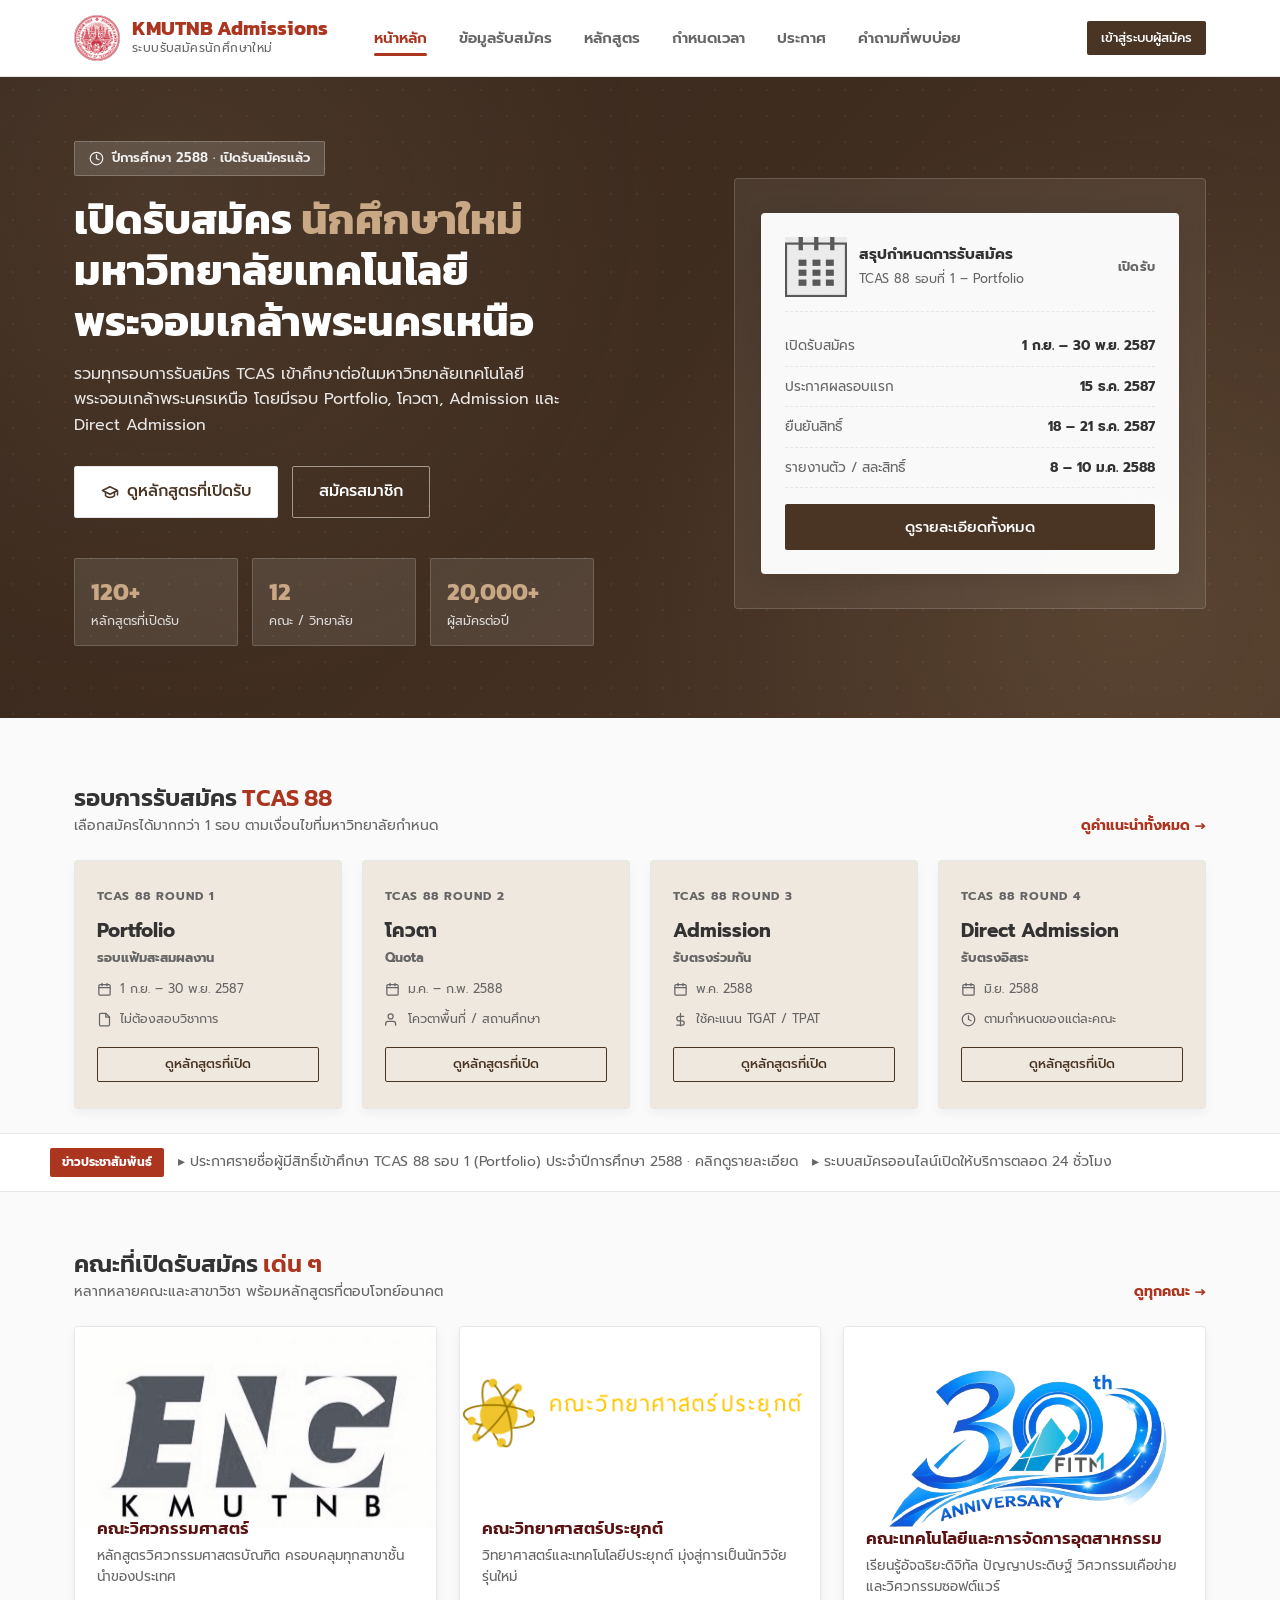
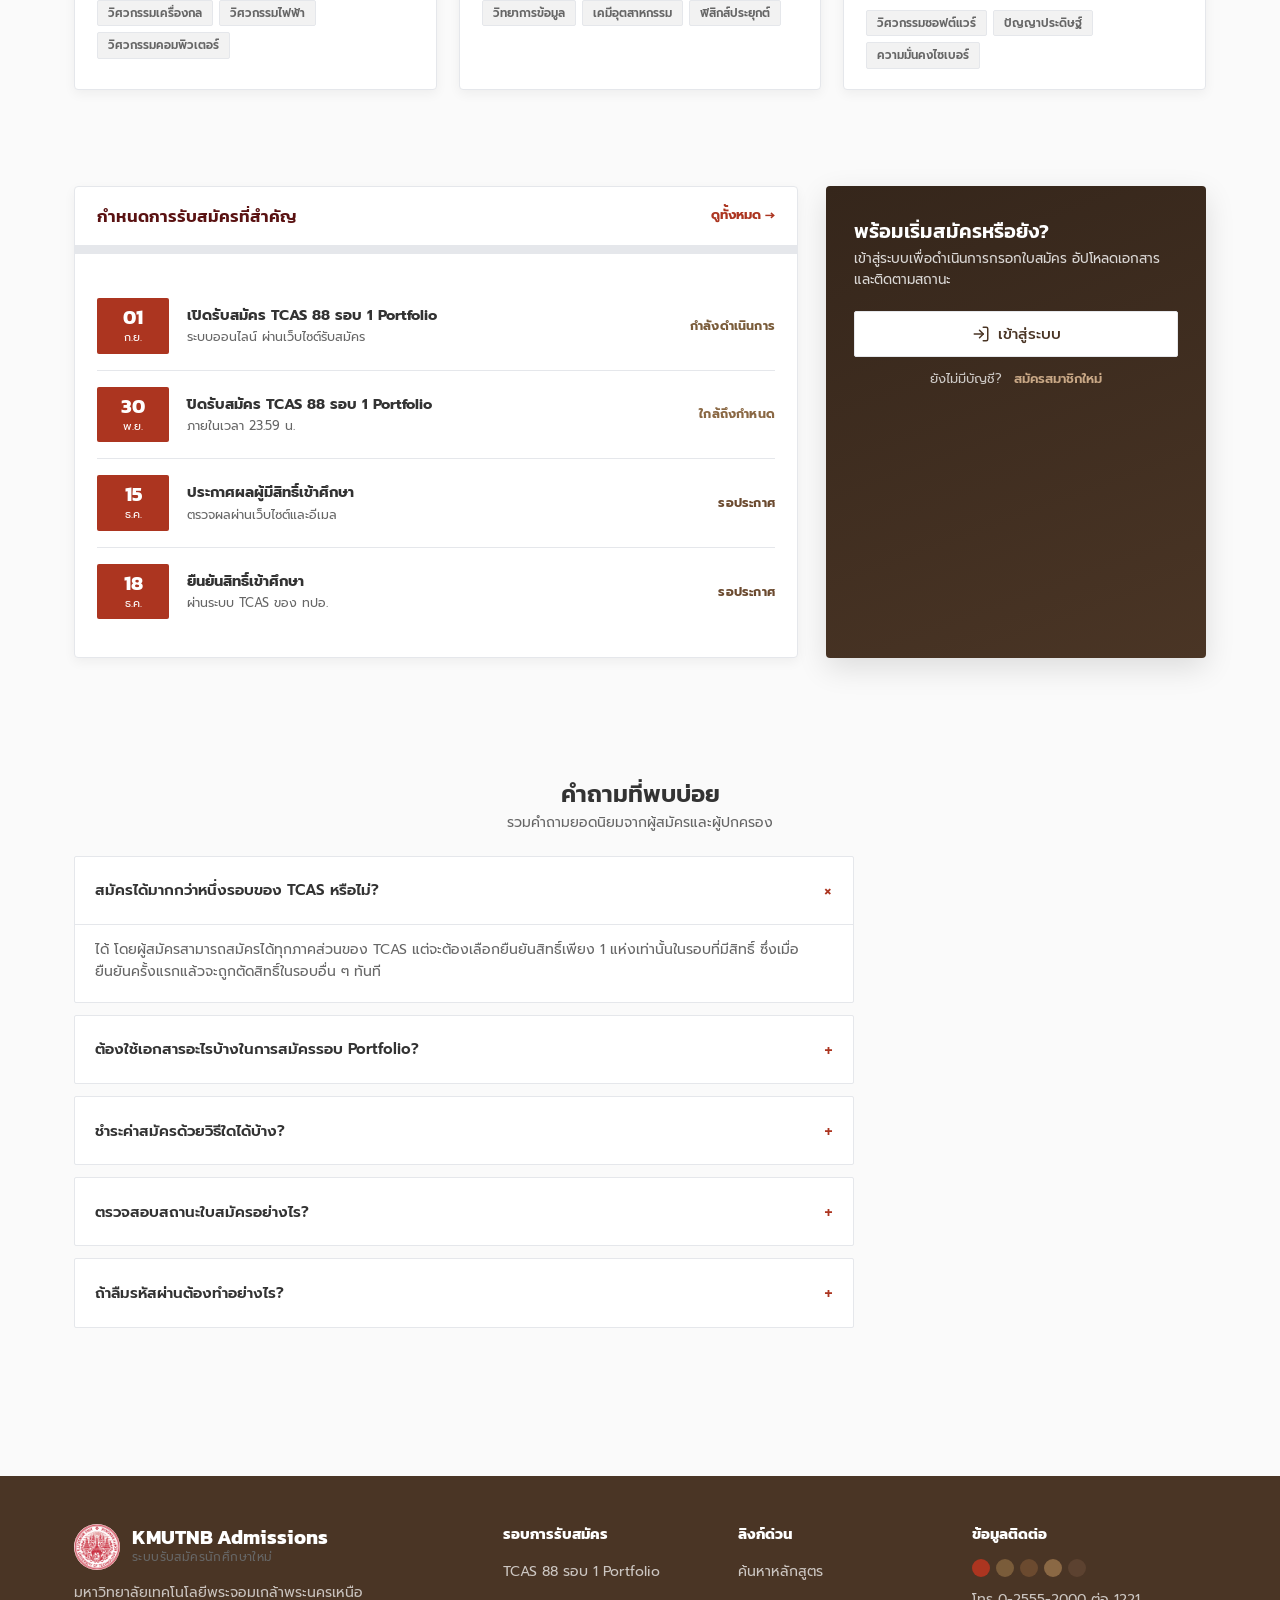
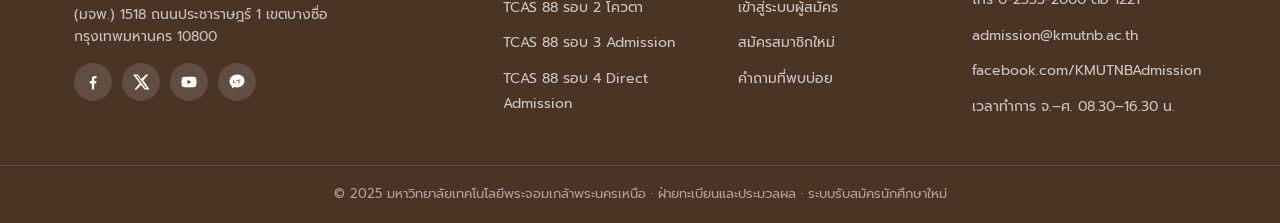
<file: index.html>
<!DOCTYPE html>
<html lang="th">
<head>
  <meta charset="UTF-8">
  <meta name="viewport" content="width=device-width, initial-scale=1.0">
  <title>ระบบรับสมัครนักศึกษาใหม่ — มหาวิทยาลัยเทคโนโลยีพระจอมเกล้าพระนครเหนือ</title>
  <link rel="preconnect" href="https://fonts.googleapis.com">
  <link href="https://fonts.googleapis.com/css2?family=Prompt:wght@400;500;600;700&family=Kanit:wght@400;500;600;700&family=Sarabun:wght@400;500;600;700&display=swap" rel="stylesheet">
  <link rel="stylesheet" href="css/reset.css">
  <link rel="stylesheet" href="css/style.css">
  <link rel="stylesheet" href="css/components.css">
  <link rel="stylesheet" href="css/forms.css">
  <link rel="stylesheet" href="css/pages.css">
</head>
<body>

  <!-- ===================== HEADER ===================== -->
  <header class="site-header">
    <div class="container">
      <a href="index.html" class="brand">
        <span class="brand__logo">
          <img src="assets/image/logo-kmutnb.png" alt="">
        </span>
        <span>
          <span class="brand__name">KMUTNB Admissions</span>
          <span class="brand__sub">ระบบรับสมัครนักศึกษาใหม่</span>
        </span>
      </a>

      <nav class="main-nav">
        <a href="index.html" class="active">หน้าหลัก</a>
        <a href="admission-info.html">ข้อมูลรับสมัคร</a>
        <a href="programs.html">หลักสูตร</a>
        <a href="admission-info.html#schedule">กำหนดเวลา</a>
        <a href="admission-info.html#news">ประกาศ</a>
        <a href="index.html#faq">คำถามที่พบบ่อย</a>
      </nav>

      <div class="row header-actions">
        <a href="login.html" class="btn btn--primary btn--sm">
           เข้าสู่ระบบผู้สมัคร
        </a>
      </div>
    </div>
  </header>

  <!-- ===================== HERO ===================== -->
  <section class="hero">
    <div class="container">
      <div>
        <span class="hero__eyebrow">
          <svg viewBox="0 0 24 24" fill="none" stroke="currentColor" stroke-width="2" stroke-linecap="round"><circle cx="12" cy="12" r="10"/><polyline points="12 6 12 12 16 14"/></svg>
          ปีการศึกษา 2588 · เปิดรับสมัครแล้ว
        </span>
        <h1>เปิดรับสมัคร <span>นักศึกษาใหม่</span><br>มหาวิทยาลัยเทคโนโลยีพระจอมเกล้าพระนครเหนือ</h1>
        <p class="hero__desc">
          รวมทุกรอบการรับสมัคร TCAS เข้าศึกษาต่อในมหาวิทยาลัยเทคโนโลยีพระจอมเกล้าพระนครเหนือ
          โดยมีรอบ Portfolio, โควตา, Admission และ Direct Admission
        </p>
        <div class="hero__cta">
          <a href="programs.html" class="btn btn--white btn--lg">
            <svg viewBox="0 0 24 24" fill="none" stroke="currentColor" stroke-width="2" stroke-linecap="round" stroke-linejoin="round"><path d="M22 10v6M2 10l10-5 10 5-10 5z"/><path d="M6 12v5c3 3 9 3 12 0v-5"/></svg>
            ดูหลักสูตรที่เปิดรับ
          </a>
          <a href="create-account.html" class="btn btn--outline-light btn--lg">สมัครสมาชิก</a>
        </div>

        <div class="hero__stats">
          <div class="hero__stat">
            <b>120+</b>
            <span>หลักสูตรที่เปิดรับ</span>
          </div>
          <div class="hero__stat">
            <b>12</b>
            <span>คณะ / วิทยาลัย</span>
          </div>
          <div class="hero__stat">
            <b>20,000+</b>
            <span>ผู้สมัครต่อปี</span>
          </div>
        </div>
      </div>

      <div class="hero__visual">
        <div class="hero-card">
          <div class="row hero-card__head">
            <img src="assets/image/calendar.jpg" alt="">
            <div>
              <b>สรุปกำหนดการรับสมัคร</b>
              <span>TCAS 88 รอบที่ 1 – Portfolio</span>
            </div>
            <span class="badge badge--maroon ml-auto">เปิดรับ</span>
          </div>
          <div class="hero-card__row">
            <span class="lbl">เปิดรับสมัคร</span>
            <b>1 ก.ย. – 30 พ.ย. 2587</b>
          </div>
          <div class="hero-card__row">
            <span class="lbl">ประกาศผลรอบแรก</span>
            <b>15 ธ.ค. 2587</b>
          </div>
          <div class="hero-card__row">
            <span class="lbl">ยืนยันสิทธิ์</span>
            <b>18 – 21 ธ.ค. 2587</b>
          </div>
          <div class="hero-card__row">
            <span class="lbl">รายงานตัว / สละสิทธิ์</span>
            <b>8 – 10 ม.ค. 2588</b>
          </div>
          <a href="admission-info.html" class="btn btn--primary btn--block mt-16">ดูรายละเอียดทั้งหมด</a>
        </div>
      </div>
    </div>
  </section>

  <!-- ===================== TCAS ROUNDS ===================== -->
  <section class="rounds">
    <div class="container">
      <div class="section-title">
        <div>
          <h2>รอบการรับสมัคร <em>TCAS 88</em></h2>
          <p class="section-title__sub">เลือกสมัครได้มากกว่า 1 รอบ ตามเงื่อนไขที่มหาวิทยาลัยกำหนด</p>
        </div>
        <a href="admission-info.html" class="link-more">ดูคำแนะนำทั้งหมด →</a>
      </div>

      <div class="rounds-grid">
        <div class="card round-card">
          <span class="round-card__num">TCAS 88 Round 1</span>
          <div class="round-card__name">Portfolio
            <small><span class="thai-name">รอบแฟ้มสะสมผลงาน</span></small>
          </div>
          <div class="round-card__meta">
            <svg viewBox="0 0 24 24" fill="none" stroke="currentColor" stroke-width="2" stroke-linecap="round"><rect x="3" y="4" width="18" height="17" rx="2"/><path d="M8 2v4M16 2v4M3 9h18"/></svg>
            1 ก.ย. – 30 พ.ย. 2587
          </div>
          <div class="round-card__meta">
            <svg viewBox="0 0 24 24" fill="none" stroke="currentColor" stroke-width="2" stroke-linecap="round" stroke-linejoin="round"><path d="M14 2H6a2 2 0 0 0-2 2v16a2 2 0 0 0 2 2h12a2 2 0 0 0 2-2V8z"/><path d="M14 2v6h6"/></svg>
            ไม่ต้องสอบวิชาการ
          </div>
          <div class="round-card__bottom">
            <a href="programs.html" class="btn btn--outline btn--sm btn--block">ดูหลักสูตรที่เปิด</a>
          </div>
        </div>

        <div class="card round-card">
          <span class="round-card__num">TCAS 88 Round 2</span>
          <div class="round-card__name">โควตา
            <small><span class="thai-name">Quota</span></small>
          </div>
          <div class="round-card__meta">
            <svg viewBox="0 0 24 24" fill="none" stroke="currentColor" stroke-width="2" stroke-linecap="round"><rect x="3" y="4" width="18" height="17" rx="2"/><path d="M8 2v4M16 2v4M3 9h18"/></svg>
            ม.ค. – ก.พ. 2588
          </div>
          <div class="round-card__meta">
            <svg viewBox="0 0 24 24" fill="none" stroke="currentColor" stroke-width="2" stroke-linecap="round" stroke-linejoin="round"><path d="M17 21v-2a4 4 0 0 0-4-4H5a4 4 0 0 0-4 4v2"/><circle cx="9" cy="7" r="4"/></svg>
            โควตาพื้นที่ / สถานศึกษา
          </div>
          <div class="round-card__bottom">
            <a href="programs.html" class="btn btn--outline btn--sm btn--block">ดูหลักสูตรที่เปิด</a>
          </div>
        </div>

        <div class="card round-card">
          <span class="round-card__num">TCAS 88 Round 3</span>
          <div class="round-card__name">Admission
            <small><span class="thai-name">รับตรงร่วมกัน</span></small>
          </div>
          <div class="round-card__meta">
            <svg viewBox="0 0 24 24" fill="none" stroke="currentColor" stroke-width="2" stroke-linecap="round"><rect x="3" y="4" width="18" height="17" rx="2"/><path d="M8 2v4M16 2v4M3 9h18"/></svg>
            พ.ค. 2588
          </div>
          <div class="round-card__meta">
            <svg viewBox="0 0 24 24" fill="none" stroke="currentColor" stroke-width="2" stroke-linecap="round" stroke-linejoin="round"><path d="M12 2v20M17 7H9.5a3.5 3.5 0 0 0 0 7h5a3.5 3.5 0 0 1 0 7H6"/></svg>
            ใช้คะแนน TGAT / TPAT
          </div>
          <div class="round-card__bottom">
            <a href="programs.html" class="btn btn--outline btn--sm btn--block">ดูหลักสูตรที่เปิด</a>
          </div>
        </div>

        <div class="card round-card">
          <span class="round-card__num">TCAS 88 Round 4</span>
          <div class="round-card__name">Direct Admission
            <small><span class="thai-name">รับตรงอิสระ</span></small>
          </div>
          <div class="round-card__meta">
            <svg viewBox="0 0 24 24" fill="none" stroke="currentColor" stroke-width="2" stroke-linecap="round"><rect x="3" y="4" width="18" height="17" rx="2"/><path d="M8 2v4M16 2v4M3 9h18"/></svg>
            มิ.ย. 2588
          </div>
          <div class="round-card__meta">
            <svg viewBox="0 0 24 24" fill="none" stroke="currentColor" stroke-width="2" stroke-linecap="round" stroke-linejoin="round"><circle cx="12" cy="12" r="10"/><path d="M12 6v6l4 2"/></svg>
            ตามกำหนดของแต่ละคณะ
          </div>
          <div class="round-card__bottom">
            <a href="programs.html" class="btn btn--outline btn--sm btn--block">ดูหลักสูตรที่เปิด</a>
          </div>
        </div>
      </div>
    </div>
  </section>

  <!-- ===================== UPDATE STRIP ===================== -->
  <div class="strip">
    <div class="container strip__inner">
      <span class="strip__label">ข่าวประชาสัมพันธ์</span>
      <span class="strip__text">▸ ประกาศรายชื่อผู้มีสิทธิ์เข้าศึกษา TCAS 88 รอบ 1 (Portfolio) ประจำปีการศึกษา 2588 · คลิกดูรายละเอียด</span>
      <span class="strip__text">▸ ระบบสมัครออนไลน์เปิดให้บริการตลอด 24 ชั่วโมง</span>
    </div>
  </div>

  <!-- ===================== FACULTIES ===================== -->
  <section class="faculties">
    <div class="container">
      <div class="section-title">
        <div>
          <h2>คณะที่เปิดรับสมัคร <em>เด่น ๆ</em></h2>
          <p class="section-title__sub">หลากหลายคณะและสาขาวิชา พร้อมหลักสูตรที่ตอบโจทย์อนาคต</p>
        </div>
        <a href="programs.html" class="link-more">ดูทุกคณะ →</a>
      </div>

      <div class="faculty-grid">
        <div class="card faculty-card">
          <div class="faculty-card__thumb gradient--primary">
            <img src="assets/image/logo-engineering.jpg" alt="">
          </div>
          <div class="faculty-card__body">
            <h3>คณะวิศวกรรมศาสตร์</h3>
            <p>หลักสูตรวิศวกรรมศาสตรบัณฑิต ครอบคลุมทุกสาขาชั้นนำของประเทศ</p>
            <div class="faculty-card__tag">
              <span>วิศวกรรมเครื่องกล</span>
              <span>วิศวกรรมไฟฟ้า</span>
              <span>วิศวกรรมคอมพิวเตอร์</span>
            </div>
          </div>
        </div>

        <div class="card faculty-card">
          <div class="faculty-card__thumb ">
            <img src="assets/image/logo-sci-app.png" alt="">
          </div>
          <div class="faculty-card__body">
            <h3>คณะวิทยาศาสตร์ประยุกต์</h3>
            <p>วิทยาศาสตร์และเทคโนโลยีประยุกต์ มุ่งสู่การเป็นนักวิจัยรุ่นใหม่</p>
            <div class="faculty-card__tag">
              <span>วิทยาการข้อมูล</span>
              <span>เคมีอุตสาหกรรม</span>
              <span>ฟิสิกส์ประยุกต์</span>
            </div>
          </div>
        </div>

        <div class="card faculty-card">
          <div class="faculty-card__thumb" style="margin-bottom: 10px;">
            <img src="assets/image/FITM-LOGO.png" alt="">
          </div>
          <div class="faculty-card__body">
            <h3>คณะเทคโนโลยีและการจัดการอุตสาหกรรม</h3>
            <p>เรียนรู้อัจฉริยะดิจิทัล ปัญญาประดิษฐ์ วิศวกรรมเคือข่าย และวิศวกรรมซอฟต์แวร์</p>
            <div class="faculty-card__tag">
              <span>วิศวกรรมซอฟต์แวร์</span>
              <span>ปัญญาประดิษฐ์</span>
              <span>ความมั่นคงไซเบอร์</span>
            </div>
          </div>
        </div>
      </div>
    </div>
  </section>

  <!-- ===================== DEADLINES + QUICK LOGIN ===================== -->
  <section class="split-section">
    <div class="container split-grid">
      <div class="card">
        <div class="spread card__head">
          <h2>กำหนดการรับสมัครที่สำคัญ</h2>
          <a href="admission-info.html#schedule" class="link-more text-sm">ดูทั้งหมด →</a>
        </div>
        <div class="card__body">
          <div class="deadline-list">
            <div class="deadline-item">
              <div class="deadline-item__date"><b>01</b><span>ก.ย.</span></div>
              <div>
                <div class="deadline-item__title">เปิดรับสมัคร TCAS 88 รอบ 1 Portfolio</div>
                <div class="deadline-item__sub">ระบบออนไลน์ ผ่านเว็บไซต์รับสมัคร</div>
              </div>
              <span class="badge badge--green">กำลังดำเนินการ</span>
            </div>
            <div class="deadline-item">
              <div class="deadline-item__date"><b>30</b><span>พ.ย.</span></div>
              <div>
                <div class="deadline-item__title">ปิดรับสมัคร TCAS 88 รอบ 1 Portfolio</div>
                <div class="deadline-item__sub">ภายในเวลา 23.59 น.</div>
              </div>
              <span class="badge badge--yellow">ใกล้ถึงกำหนด</span>
            </div>
            <div class="deadline-item">
              <div class="deadline-item__date"><b>15</b><span>ธ.ค.</span></div>
              <div>
                <div class="deadline-item__title">ประกาศผลผู้มีสิทธิ์เข้าศึกษา</div>
                <div class="deadline-item__sub">ตรวจผลผ่านเว็บไซต์และอีเมล</div>
              </div>
              <span class="badge badge--blue">รอประกาศ</span>
            </div>
            <div class="deadline-item">
              <div class="deadline-item__date"><b>18</b><span>ธ.ค.</span></div>
              <div>
                <div class="deadline-item__title">ยืนยันสิทธิ์เข้าศึกษา</div>
                <div class="deadline-item__sub">ผ่านระบบ TCAS ของ ทปอ.</div>
              </div>
              <span class="badge badge--blue">รอประกาศ</span>
            </div>
          </div>
        </div>
      </div>

      <aside class="brand-panel quick-login">
        <h3>พร้อมเริ่มสมัครหรือยัง?</h3>
        <p>เข้าสู่ระบบเพื่อดำเนินการกรอกใบสมัคร อัปโหลดเอกสาร และติดตามสถานะ</p>
        <a href="login.html" class="btn btn--white btn--block mb-12">
          <svg viewBox="0 0 24 24" fill="none" stroke="currentColor" stroke-width="2" stroke-linecap="round" stroke-linejoin="round"><path d="M15 3h4a2 2 0 0 1 2 2v14a2 2 0 0 1-2 2h-4"/><polyline points="10 17 15 12 10 7"/><line x1="15" y1="12" x2="3" y2="12"/></svg>
          เข้าสู่ระบบ
        </a>
        <div class="row row--center">
          <span class="text-sm" style="color:rgba(255,255,255,0.75)">ยังไม่มีบัญชี?</span>
          <a href="create-account.html" class="text-sm" style="color:var(--color-accent);font-weight:600">สมัครสมาชิกใหม่</a>
        </div>
      </aside>
    </div>
  </section>

  <!-- ===================== FAQ ===================== -->
  <section class="faq" id="faq">
    <div class="container">
      <div class="section-title section-title--center">
        <div>
          <h2>คำถามที่พบบ่อย</h2>
          <p class="section-title__sub">รวมคำถามยอดนิยมจากผู้สมัครและผู้ปกครอง</p>
        </div>
      </div>

      <div class="faq-list">
        <details class="faq-item" open>
          <summary>สมัครได้มากกว่าหนึ่งรอบของ TCAS หรือไม่?</summary>
          <div class="faq-item__body">
            ได้ โดยผู้สมัครสามารถสมัครได้ทุกภาคส่วนของ TCAS แต่จะต้องเลือกยืนยันสิทธิ์เพียง 1 แห่งเท่านั้นในรอบที่มีสิทธิ์ ซึ่งเมื่อยืนยันครั้งแรกแล้วจะถูกตัดสิทธิ์ในรอบอื่น ๆ ทันที
          </div>
        </details>
        <details class="faq-item">
          <summary>ต้องใช้เอกสารอะไรบ้างในการสมัครรอบ Portfolio?</summary>
          <div class="faq-item__body">
            ได้แก่ รูปถ่าย ปริญญาบัตร/ใบรับรองการศึกษา (ถ้ามี) แฟ้มสะสมผลงาน และเอกสารอื่น ๆ ตามที่แต่ละหลักสูตรกำหนด ให้อัปโหลดเป็นไฟล์ PDF ขนาดไม่เกิน 5 MB
          </div>
        </details>
        <details class="faq-item">
          <summary>ชำระค่าสมัครด้วยวิธีใดได้บ้าง?</summary>
          <div class="faq-item__body">
            สามารถชำระผ่านระบบ QR Code ของธนาคาร บัตรเดบิต/เครดิต และเคาน์เตอร์เซอร์วิส ตามแต่รอบการสมัครที่กำหนด
          </div>
        </details>
        <details class="faq-item">
          <summary>ตรวจสอบสถานะใบสมัครอย่างไร?</summary>
          <div class="faq-item__body">
            เข้าสู่ระบบบัญชีผู้สมัคร แล้วไปที่เมนู "ติดตามสถานะ" หรือ "ผลการคัดเลือก" เพื่อดูสถานะแบบเรียลไทม์ และรับการแจ้งเตือนทางอีเมลทุกครั้งเมื่อสถานะเปลี่ยน
          </div>
        </details>
        <details class="faq-item">
          <summary>ถ้าลืมรหัสผ่านต้องทำอย่างไร?</summary>
          <div class="faq-item__body">
            คลิกที่ "ลืมรหัสผ่าน" ที่หน้าล็อกอิน ระบบจะส่งลิงก์สำหรับรีเซ็ตรหัสผ่านไปยังอีเมลที่ลงทะเบียนไว้ หากไม่ได้อีเมลติดต่อฝ่ายทะเบียนและประมวลผล
          </div>
        </details>
      </div>
    </div>
  </section>

  <!-- ===================== FOOTER ===================== -->
  <footer class="site-footer">
    <div class="site-footer__top">
      <div class="container footer-grid">
        <div class="footer-brand">
          <a href="index.html" class="brand">
            <span class="brand__logo">
              <img src="assets/image/logo-kmutnb.png" alt="">
            </span>
            <span>
              <span class="brand__name">KMUTNB Admissions</span>
              <span class="brand__sub">ระบบรับสมัครนักศึกษาใหม่</span>
            </span>
          </a>
          <p class="footer-brand__desc">
            มหาวิทยาลัยเทคโนโลยีพระจอมเกล้าพระนครเหนือ (มจพ.) 1518 ถนนประชาราษฎร์ 1 เขตบางซื่อ กรุงเทพมหานคร 10800
          </p>
          <div class="social-links">
            <a href="#" aria-label="Facebook" title="Facebook">
              <svg viewBox="0 0 24 24" fill="currentColor"><path d="M13.5 22v-8h2.7l.4-3.2h-3.1V8.7c0-.9.3-1.6 1.7-1.6h1.5V4.2c-.3 0-1.2-.1-2.3-.1-2.3 0-3.9 1.4-3.9 4v2.7H7.7V14h2.8v8h3z"/></svg>
            </a>
            <a href="#" aria-label="X" title="X">
              <svg viewBox="0 0 24 24" fill="currentColor"><path d="M18.9 2H22l-6.8 7.8L23.2 22h-6.3l-4.9-6.4L6.4 22H3.2l7.3-8.3L1.2 2h6.5l4.4 5.9L18.9 2zm-1.1 18h1.7L7.1 3.7H5.3L17.8 20z"/></svg>
            </a>
            <a href="#" aria-label="YouTube" title="YouTube">
              <svg viewBox="0 0 24 24" fill="currentColor"><path d="M21.6 7.2a2.5 2.5 0 0 0-1.8-1.8C18.3 5 12 5 12 5s-6.3 0-7.8.4A2.5 2.5 0 0 0 2.4 7.2 26 26 0 0 0 2 12a26 26 0 0 0 .4 4.8 2.5 2.5 0 0 0 1.8 1.8C5.7 19 12 19 12 19s6.3 0 7.8-.4a2.5 2.5 0 0 0 1.8-1.8A26 26 0 0 0 22 12a26 26 0 0 0-.4-4.8zM10 15V9l5.2 3z"/></svg>
            </a>
            <a href="#" aria-label="Line" title="Line">
              <svg viewBox="0 0 24 24" fill="currentColor"><path d="M12 2C6.5 2 2 6.2 2 11.3c0 2.8 1.5 5.4 3.8 7-.3.9-.9 2-1 2.2-.1.2.1.4.3.3 1.2-.5 2.6-1.3 3.4-2 1.2.3 2.4.5 3.5.5 5.5 0 10-4.2 10-9.3S17.5 2 12 2zm-2 11.7H7.1c-.2 0-.4-.2-.4-.4V9.6c0-.2.2-.4.4-.4h.2c.2 0 .4.2.4.4v3h2.3c.2 0 .4.2.4.4v.3c0 .2-.2.4-.4.4zm4.3 0h-.2c-.2 0-.4-.2-.4-.4v-3H11.4c-.2 0-.4-.2-.4-.4v-.3c0-.1.1-.4.4-.4h2.9c.2 0 .4.2.4.4v3.7h.2c.2 0 .4.2.4.4v.2c0 .1-.3.4-.4.4zm1.7-3.7h-2.3c-.2 0-.4-.2-.4-.4v-.3c0-.2.2-.3.4-.3h2.3c.2 0 .4.2.3.3v.3c0 .2-.1.4-.3.4zm0 1.5h-2.3c-.2 0-.3-.2-.3-.4v-.3c0-.2.1-.3.3-.3h2.3c.2 0 .4.1.4.3v.3c0 .2-.2.4-.4.4z"/></svg>
            </a>
          </div>
        </div>

        <div class="footer-col">
          <h4>รอบการรับสมัคร</h4>
          <ul>
            <li><a href="admission-info.html">TCAS 88 รอบ 1 Portfolio</a></li>
            <li><a href="admission-info.html">TCAS 88 รอบ 2 โควตา</a></li>
            <li><a href="admission-info.html">TCAS 88 รอบ 3 Admission</a></li>
            <li><a href="admission-info.html">TCAS 88 รอบ 4 Direct Admission</a></li>
          </ul>
        </div>

        <div class="footer-col">
          <h4>ลิงก์ด่วน</h4>
          <ul>
            <li><a href="programs.html">ค้นหาหลักสูตร</a></li>
            <li><a href="login.html">เข้าสู่ระบบผู้สมัคร</a></li>
            <li><a href="create-account.html">สมัครสมาชิกใหม่</a></li>
            <li><a href="index.html#faq">คำถามที่พบบ่อย</a></li>
          </ul>
        </div>

        <div class="footer-col">
          <h4>ข้อมูลติดต่อ</h4>
          <ul>
            <li><span class="footer-dots">
              <span class="bg-primary"></span>
              <span class="bg-success"></span>
              <span class="bg-info"></span>
              <span class="bg-warning"></span>
              <span class="bg-purple"></span>
            </span></li>
            <li><a href="#">โทร 0-2555-2000 ต่อ 1221</a></li>
            <li><a href="#">admission@kmutnb.ac.th</a></li>
            <li><a href="#">facebook.com/KMUTNBAdmission</a></li>
            <li><a href="#">เวลาทำการ จ.–ศ. 08.30–16.30 น.</a></li>
          </ul>
        </div>
      </div>
    </div>
    <div class="site-footer__bottom">
      <div class="container">
        © 2025 มหาวิทยาลัยเทคโนโลยีพระจอมเกล้าพระนครเหนือ · ฝ่ายทะเบียนและประมวลผล · ระบบรับสมัครนักศึกษาใหม่
      </div>
    </div>
  </footer>

</body>
</html>
</file>
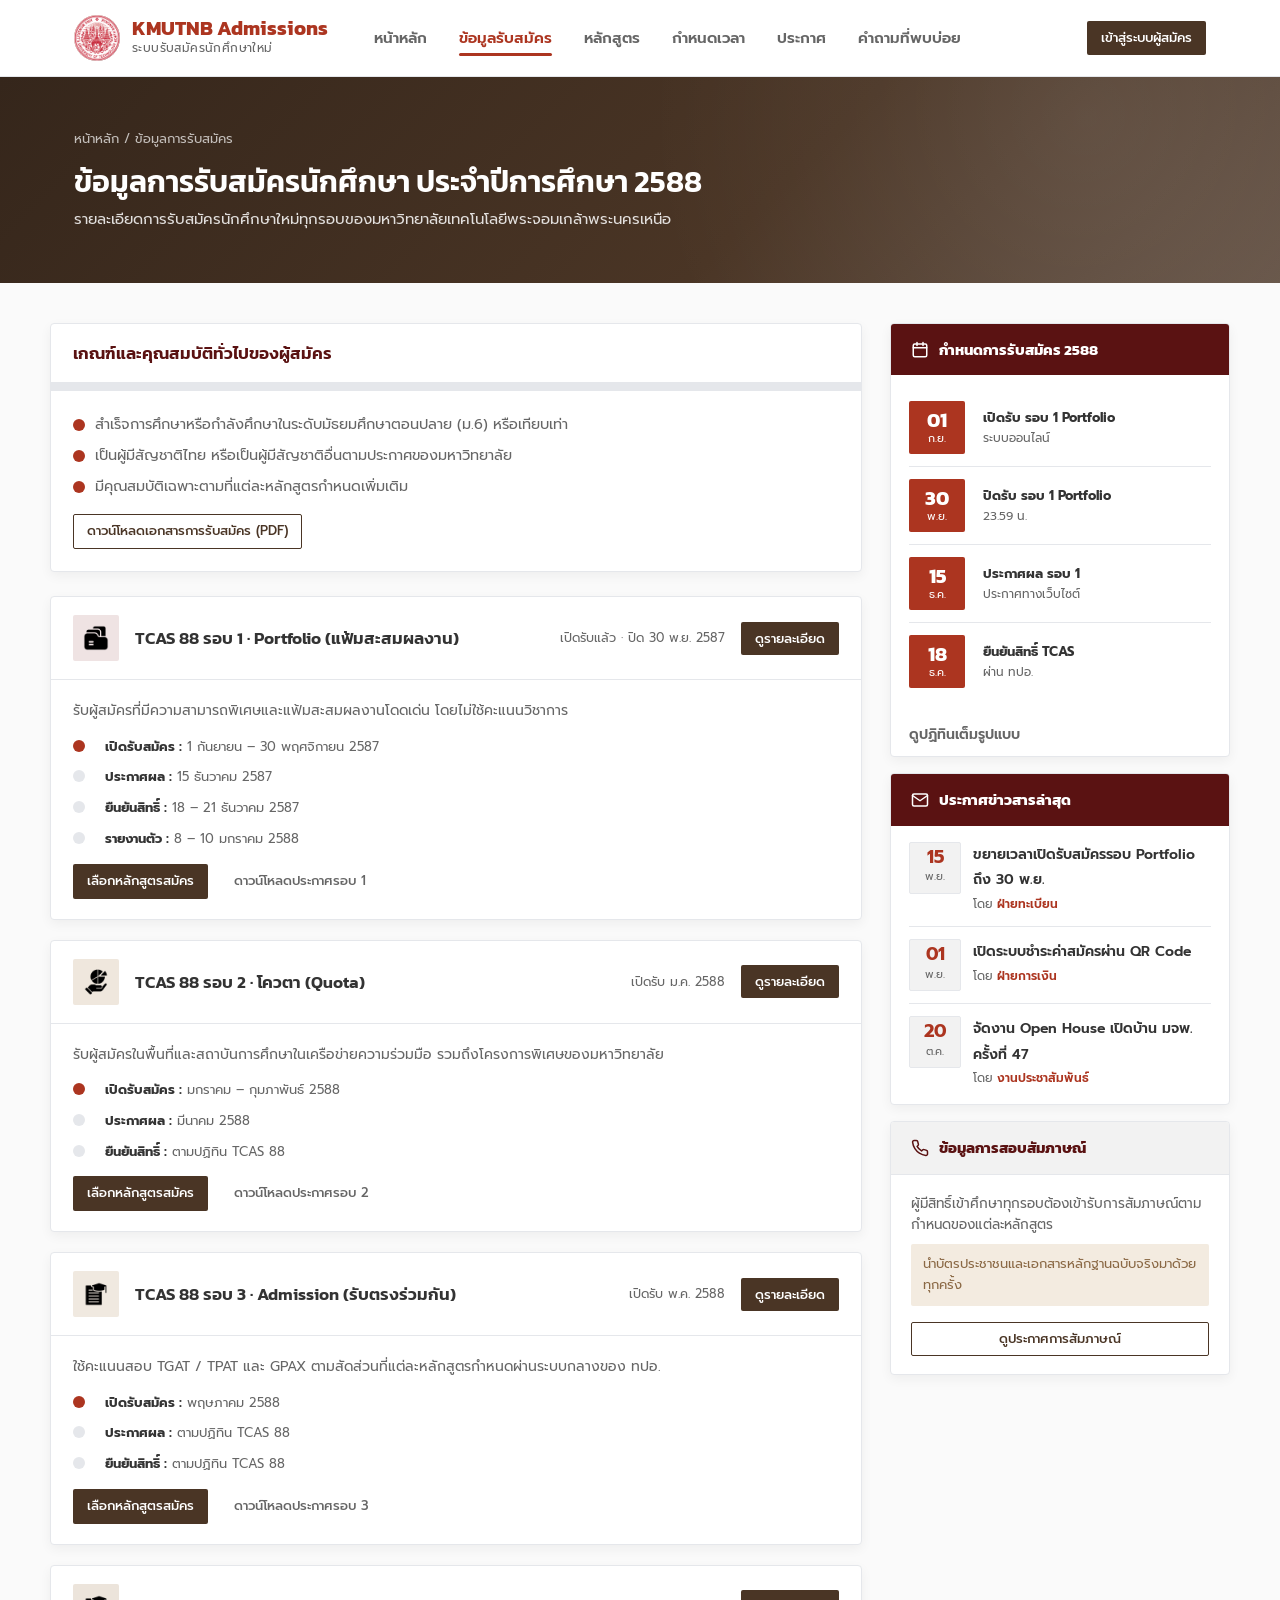
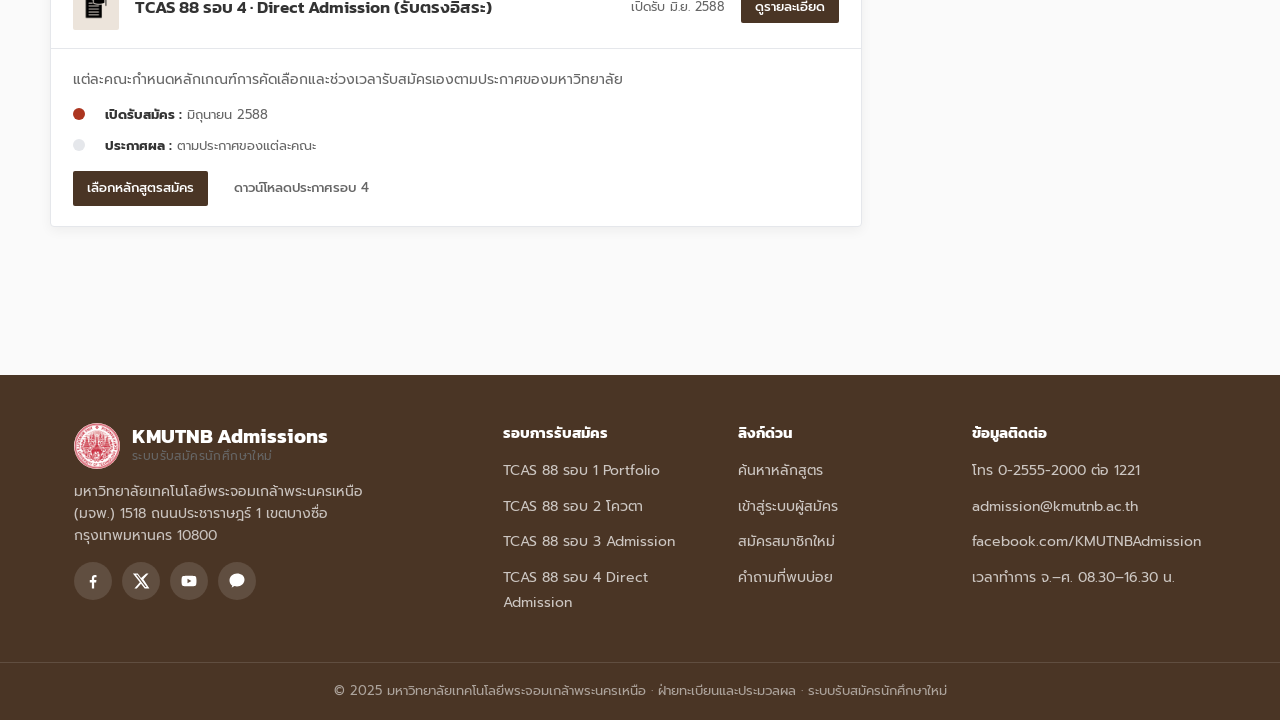
<file: admission-info.html>
<!DOCTYPE html>
<html lang="th">
<head>
  <meta charset="UTF-8">
  <meta name="viewport" content="width=device-width, initial-scale=1.0">
  <title>ข้อมูลการรับสมัคร — KMUTNB Admissions</title>
  <link rel="preconnect" href="https://fonts.googleapis.com">
  <link href="https://fonts.googleapis.com/css2?family=Prompt:wght@400;500;600;700&family=Kanit:wght@400;500;600;700&family=Sarabun:wght@400;500;600;700&display=swap" rel="stylesheet">
  <link rel="stylesheet" href="css/reset.css">
  <link rel="stylesheet" href="css/style.css">
  <link rel="stylesheet" href="css/components.css">
  <link rel="stylesheet" href="css/forms.css">
  <link rel="stylesheet" href="css/pages.css">
</head>
<body>

  <!-- ===================== HEADER ===================== -->
  <header class="site-header">
    <div class="container">
      <a href="index.html" class="brand">
        <span class="brand__logo">
          <img src="assets/image/logo-kmutnb.png" alt="">
        </span>
        <span>
          <span class="brand__name">KMUTNB Admissions</span>
          <span class="brand__sub">ระบบรับสมัครนักศึกษาใหม่</span>
        </span>
      </a>

      <nav class="main-nav">
        <a href="index.html">หน้าหลัก</a>
        <a href="admission-info.html" class="active">ข้อมูลรับสมัคร</a>
        <a href="programs.html">หลักสูตร</a>
        <a href="admission-info.html#schedule">กำหนดเวลา</a>
        <a href="admission-info.html#news">ประกาศ</a>
        <a href="index.html#faq">คำถามที่พบบ่อย</a>
      </nav>

      <div class="row header-actions">
        <a href="login.html" class="btn btn--primary btn--sm">
          เข้าสู่ระบบผู้สมัคร
        </a>
      </div>
    </div>
  </header>

  <!-- ===================== PAGE HERO ===================== -->
  <section class="page-hero">
    <div class="container">
      <nav class="crumb">
        <a href="index.html">หน้าหลัก</a> / ข้อมูลการรับสมัคร
      </nav>
      <h1>ข้อมูลการรับสมัครนักศึกษา ประจำปีการศึกษา 2588</h1>
      <p>รายละเอียดการรับสมัครนักศึกษาใหม่ทุกรอบของมหาวิทยาลัยเทคโนโลยีพระจอมเกล้าพระนครเหนือ</p>
    </div>
  </section>

  <!-- ===================== CONTENT ===================== -->
  <main>
    <div class="container info-grid">

      <!-- LEFT / MAIN -->
      <div>

        <div class="card mb-24">
          <div class="spread card__head">
            <h2>เกณฑ์และคุณสมบัติทั่วไปของผู้สมัคร</h2>
          </div>
          <div class="card__body">
            <ul class="eligibility-list">
              <li class="eligibility-item mb-8">
                <span class="eligibility-dot"></span>
                <span>สำเร็จการศึกษาหรือกำลังศึกษาในระดับมัธยมศึกษาตอนปลาย (ม.6) หรือเทียบเท่า</span>
              </li>
              <li class="eligibility-item mb-8">
                <span class="eligibility-dot"></span>
                <span>เป็นผู้มีสัญชาติไทย หรือเป็นผู้มีสัญชาติอื่นตามประกาศของมหาวิทยาลัย</span>
              </li>
              <li class="eligibility-item mb-8">
                <span class="eligibility-dot"></span>
                <span>มีคุณสมบัติเฉพาะตามที่แต่ละหลักสูตรกำหนดเพิ่มเติม</span>
              </li>
            </ul>
            <a href="#" class="btn btn--outline btn--sm mt-8">ดาวน์โหลดเอกสารการรับสมัคร (PDF)</a>
          </div>
        </div>

        <!-- Round 1 -->
        <div class="card round-expand" id="round1">
          <div class="round-expand__head">
            <span class="round-expand__badge round-expand__badge--maroon">
              <img src="assets/image/portfolio-icon.png" alt="">
            </span>
            <h3>TCAS 88 รอบ 1 · Portfolio (แฟ้มสะสมผลงาน)</h3>
            <span class="meta">เปิดรับแล้ว · ปิด 30 พ.ย. 2587</span>
            <button class="btn btn--primary btn--sm">ดูรายละเอียด</button>
          </div>
          <div class="round-expand__body">
            <p>รับผู้สมัครที่มีความสามารถพิเศษและแฟ้มสะสมผลงานโดดเด่น โดยไม่ใช้คะแนนวิชาการ</p>
            <div class="timeline-inline">
              <div class="tl-row"><span class="tl-dot"></span><span><b>เปิดรับสมัคร :</b> <span>1 กันยายน – 30 พฤศจิกายน 2587</span></span></div>
              <div class="tl-row"><span class="tl-dot gray"></span><span><b>ประกาศผล :</b> <span>15 ธันวาคม 2587</span></span></div>
              <div class="tl-row"><span class="tl-dot gray"></span><span><b>ยืนยันสิทธิ์ :</b> <span>18 – 21 ธันวาคม 2587</span></span></div>
              <div class="tl-row"><span class="tl-dot gray"></span><span><b>รายงานตัว :</b> <span>8 – 10 มกราคม 2588</span></span></div>
            </div>
            <div class="row">
              <a href="programs.html" class="btn btn--primary btn--sm">เลือกหลักสูตรสมัคร</a>
              <a href="#" class="btn btn--ghost btn--sm">ดาวน์โหลดประกาศรอบ 1</a>
            </div>
          </div>
        </div>

        <!-- Round 2 -->
        <div class="card round-expand" id="round2">
          <div class="round-expand__head">
            <span class="round-expand__badge round-expand__badge--blue">
              <img src="assets/image/quota-icon.png" alt="">
            </span>
            <h3>TCAS 88 รอบ 2 · โควตา (Quota)</h3>
            <span class="meta">เปิดรับ ม.ค. 2588</span>
            <button class="btn btn--primary btn--sm">ดูรายละเอียด</button>
          </div>
          <div class="round-expand__body">
            <p>รับผู้สมัครในพื้นที่และสถาบันการศึกษาในเครือข่ายความร่วมมือ รวมถึงโครงการพิเศษของมหาวิทยาลัย</p>
            <div class="timeline-inline">
              <div class="tl-row"><span class="tl-dot"></span><span><b>เปิดรับสมัคร :</b> <span>มกราคม – กุมภาพันธ์ 2588</span></span></div>
              <div class="tl-row"><span class="tl-dot gray"></span><span><b>ประกาศผล :</b> <span>มีนาคม 2588</span></span></div>
              <div class="tl-row"><span class="tl-dot gray"></span><span><b>ยืนยันสิทธิ์ :</b> <span>ตามปฏิทิน TCAS 88</span></span></div>
            </div>
            <div class="row">
              <a href="programs.html" class="btn btn--primary btn--sm">เลือกหลักสูตรสมัคร</a>
              <a href="#" class="btn btn--ghost btn--sm">ดาวน์โหลดประกาศรอบ 2</a>
            </div>
          </div>
        </div>

        <!-- Round 3 -->
        <div class="card round-expand" id="round3">
          <div class="round-expand__head">
            <span class="round-expand__badge round-expand__badge--green">
              <img src="assets/image/addmission-icon.png" alt="">
            </span>
            <h3>TCAS 88 รอบ 3 · Admission (รับตรงร่วมกัน)</h3>
            <span class="meta">เปิดรับ พ.ค. 2588</span>
            <button class="btn btn--primary btn--sm">ดูรายละเอียด</button>
          </div>
          <div class="round-expand__body">
            <p>ใช้คะแนนสอบ TGAT / TPAT และ GPAX ตามสัดส่วนที่แต่ละหลักสูตรกำหนดผ่านระบบกลางของ ทปอ.</p>
            <div class="timeline-inline">
              <div class="tl-row"><span class="tl-dot"></span><span><b>เปิดรับสมัคร :</b> <span>พฤษภาคม 2588</span></span></div>
              <div class="tl-row"><span class="tl-dot gray"></span><span><b>ประกาศผล :</b> <span>ตามปฏิทิน TCAS 88</span></span></div>
              <div class="tl-row"><span class="tl-dot gray"></span><span><b>ยืนยันสิทธิ์ :</b> <span>ตามปฏิทิน TCAS 88</span></span></div>
            </div>
            <div class="row">
              <a href="programs.html" class="btn btn--primary btn--sm">เลือกหลักสูตรสมัคร</a>
              <a href="#" class="btn btn--ghost btn--sm">ดาวน์โหลดประกาศรอบ 3</a>
            </div>
          </div>
        </div>

        <!-- Round 4 -->
        <div class="card round-expand" id="round4">
          <div class="round-expand__head">
            <span class="round-expand__badge round-expand__badge--purple">
              <img src="assets/image/addmission-icon.png" alt="">
            </span>
            <h3>TCAS 88 รอบ 4 · Direct Admission (รับตรงอิสระ)</h3>
            <span class="meta">เปิดรับ มิ.ย. 2588</span>
            <button class="btn btn--primary btn--sm">ดูรายละเอียด</button>
          </div>
          <div class="round-expand__body">
            <p>แต่ละคณะกำหนดหลักเกณฑ์การคัดเลือกและช่วงเวลารับสมัครเองตามประกาศของมหาวิทยาลัย</p>
            <div class="timeline-inline">
              <div class="tl-row"><span class="tl-dot"></span><span><b>เปิดรับสมัคร :</b> <span>มิถุนายน 2588</span></span></div>
              <div class="tl-row"><span class="tl-dot gray"></span><span><b>ประกาศผล :</b> <span>ตามประกาศของแต่ละคณะ</span></span></div>
            </div>
            <div class="row">
              <a href="programs.html" class="btn btn--primary btn--sm">เลือกหลักสูตรสมัคร</a>
              <a href="#" class="btn btn--ghost btn--sm">ดาวน์โหลดประกาศรอบ 4</a>
            </div>
          </div>
        </div>

      </div>
      <!-- RIGHT / SIDEBAR -->
      <aside>
        <div class="widget mb-16" id="schedule">
          <div class="widget__head">
            <svg viewBox="0 0 24 24" fill="none" stroke="currentColor" stroke-width="2" stroke-linecap="round"><rect x="3" y="4" width="18" height="17" rx="2"/><path d="M8 2v4M16 2v4M3 9h18"/></svg>
            <h3>กำหนดการรับสมัคร 2588</h3>
          </div>
          <div class="widget__body" style="padding:0">
            <div style="padding:14px 18px;font-size:13.5px">
              <div class="deadline-item deadline-item--compact">
                <div class="deadline-item__date"><b>01</b><span>ก.ย.</span></div>
                <div><b class="deadline-item__title--compact">เปิดรับ รอบ 1 Portfolio</b><span class="text-xs text-gray block">ระบบออนไลน์</span></div>
              </div>
              <div class="deadline-item deadline-item--compact">
                <div class="deadline-item__date bg-success"><b>30</b><span>พ.ย.</span></div>
                <div><b class="deadline-item__title--compact">ปิดรับ รอบ 1 Portfolio</b><span class="text-xs text-gray block">23.59 น.</span></div>
              </div>
              <div class="deadline-item deadline-item--compact">
                <div class="deadline-item__date bg-info"><b>15</b><span>ธ.ค.</span></div>
                <div><b class="deadline-item__title--compact">ประกาศผล รอบ 1</b><span class="text-xs text-gray block">ประกาศทางเว็บไซต์</span></div>
              </div>
              <div class="deadline-item deadline-item--compact">
                <div class="deadline-item__date bg-warning"><b>18</b><span>ธ.ค.</span></div>
                <div><b class="deadline-item__title--compact">ยืนยันสิทธิ์ TCAS</b><span class="text-xs text-gray block">ผ่าน ทปอ.</span></div>
              </div>
            </div>
            <a href="login.html" class="widget__link">ดูปฏิทินเต็มรูปแบบ</a>
          </div>
        </div>

        <div class="widget mb-16" id="news">
          <div class="widget__head">
            <svg viewBox="0 0 24 24" fill="none" stroke="currentColor" stroke-width="2" stroke-linecap="round" stroke-linejoin="round"><path d="M22 6c0-1.1-.9-2-2-2H4c-1.1 0-2 .9-2 2v12c0 1.1.9 2 2 2h16c1.1 0 2-.9 2-2V6z"/><path d="M22 6l-10 7L2 6"/></svg>
            <h3>ประกาศข่าวสารล่าสุด</h3>
          </div>
          <div class="widget__body widget__body--announcement">
            <div class="news-item">
              <div class="news-item__date"><b>15</b><span>พ.ย.</span></div>
              <div>
                <a href="#" class="news-item__title">ขยายเวลาเปิดรับสมัครรอบ Portfolio ถึง 30 พ.ย.</a>
                <div class="news-item__cat">โดย <a href="#">ฝ่ายทะเบียน</a></div>
              </div>
            </div>
            <div class="news-item">
              <div class="news-item__date"><b>01</b><span>พ.ย.</span></div>
              <div>
                <a href="#" class="news-item__title">เปิดระบบชำระค่าสมัครผ่าน QR Code</a>
                <div class="news-item__cat">โดย <a href="#">ฝ่ายการเงิน</a></div>
              </div>
            </div>
            <div class="news-item">
              <div class="news-item__date"><b>20</b><span>ต.ค.</span></div>
              <div>
                <a href="#" class="news-item__title">จัดงาน Open House เปิดบ้าน มจพ. ครั้งที่ 47</a>
                <div class="news-item__cat">โดย <a href="#">งานประชาสัมพันธ์</a></div>
              </div>
            </div>
          </div>
        </div>

        <div class="widget widget--light">
          <div class="widget__head">
            <svg viewBox="0 0 24 24" fill="none" stroke="currentColor" stroke-width="2" stroke-linecap="round" stroke-linejoin="round"><path d="M22 16.92v3a2 2 0 0 1-2.18 2 19.79 19.79 0 0 1-8.63-3.07 19.5 19.5 0 0 1-6-6 19.79 19.79 0 0 1-3.07-8.67A2 2 0 0 1 4.11 2h3a2 2 0 0 1 2 1.72c.13.96.36 1.9.7 2.81a2 2 0 0 1-.45 2.11L8.09 9.91a16 16 0 0 0 6 6l1.27-1.27a2 2 0 0 1 2.11-.45c.91.34 1.85.57 2.81.7A2 2 0 0 1 22 16.92z"/></svg>
            <h3>ข้อมูลการสอบสัมภาษณ์</h3>
          </div>
          <div class="widget__body widget__body--small widget__body--muted">
            <p class="mb-8">ผู้มีสิทธิ์เข้าศึกษาทุกรอบต้องเข้ารับการสัมภาษณ์ตามกำหนดของแต่ละหลักสูตร</p>
            <div class="alert alert--warn alert--compact">
              นำบัตรประชาชนและเอกสารหลักฐานฉบับจริงมาด้วยทุกครั้ง
            </div>
            <a href="#" class="btn btn--outline btn--sm btn--block mt-16">ดูประกาศการสัมภาษณ์</a>
          </div>
        </div>
      </aside>

    </div>
  </main>

  <!-- ===================== FOOTER ===================== -->
  <footer class="site-footer">
    <div class="site-footer__top">
      <div class="container footer-grid">
        <div class="footer-brand">
          <a href="index.html" class="brand">
            <span class="brand__logo">
              <img src="assets/image/logo-kmutnb.png" alt="">
            </span>
            <span>
              <span class="brand__name">KMUTNB Admissions</span>
              <span class="brand__sub">ระบบรับสมัครนักศึกษาใหม่</span>
            </span>
          </a>
          <p class="footer-brand__desc">
            มหาวิทยาลัยเทคโนโลยีพระจอมเกล้าพระนครเหนือ (มจพ.) 1518 ถนนประชาราษฎร์ 1 เขตบางซื่อ กรุงเทพมหานคร 10800
          </p>
          <div class="social-links">
            <a href="#" aria-label="Facebook"><svg viewBox="0 0 24 24" fill="currentColor"><path d="M13.5 22v-8h2.7l.4-3.2h-3.1V8.7c0-.9.3-1.6 1.7-1.6h1.5V4.2c-.3 0-1.2-.1-2.3-.1-2.3 0-3.9 1.4-3.9 4v2.7H7.7V14h2.8v8h3z"/></svg></a>
            <a href="#" aria-label="X"><svg viewBox="0 0 24 24" fill="currentColor"><path d="M18.9 2H22l-6.8 7.8L23.2 22h-6.3l-4.9-6.4L6.4 22H3.2l7.3-8.3L1.2 2h6.5l4.4 5.9L18.9 2zm-1.1 18h1.7L7.1 3.7H5.3L17.8 20z"/></svg></a>
            <a href="#" aria-label="YouTube"><svg viewBox="0 0 24 24" fill="currentColor"><path d="M21.6 7.2a2.5 2.5 0 0 0-1.8-1.8C18.3 5 12 5 12 5s-6.3 0-7.8.4A2.5 2.5 0 0 0 2.4 7.2 26 26 0 0 0 2 12a26 26 0 0 0 .4 4.8 2.5 2.5 0 0 0 1.8 1.8C5.7 19 12 19 12 19s6.3 0 7.8-.4a2.5 2.5 0 0 0 1.8-1.8A26 26 0 0 0 22 12a26 26 0 0 0-.4-4.8zM10 15V9l5.2 3z"/></svg></a>
            <a href="#" aria-label="Line"><svg viewBox="0 0 24 24" fill="currentColor"><path d="M12 2C6.5 2 2 6.2 2 11.3c0 2.8 1.5 5.4 3.8 7-.3.9-.9 2-1 2.2-.1.2.1.4.3.3 1.2-.5 2.6-1.3 3.4-2 1.2.3 2.4.5 3.5.5 5.5 0 10-4.2 10-9.3S17.5 2 12 2z"/></svg></a>
          </div>
        </div>

        <div class="footer-col">
          <h4>รอบการรับสมัคร</h4>
          <ul>
            <li><a href="admission-info.html">TCAS 88 รอบ 1 Portfolio</a></li>
            <li><a href="admission-info.html">TCAS 88 รอบ 2 โควตา</a></li>
            <li><a href="admission-info.html">TCAS 88 รอบ 3 Admission</a></li>
            <li><a href="admission-info.html">TCAS 88 รอบ 4 Direct Admission</a></li>
          </ul>
        </div>

        <div class="footer-col">
          <h4>ลิงก์ด่วน</h4>
          <ul>
            <li><a href="programs.html">ค้นหาหลักสูตร</a></li>
            <li><a href="login.html">เข้าสู่ระบบผู้สมัคร</a></li>
            <li><a href="create-account.html">สมัครสมาชิกใหม่</a></li>
            <li><a href="index.html#faq">คำถามที่พบบ่อย</a></li>
          </ul>
        </div>

        <div class="footer-col">
          <h4>ข้อมูลติดต่อ</h4>
          <ul>
            <li><a href="#">โทร 0-2555-2000 ต่อ 1221</a></li>
            <li><a href="#">admission@kmutnb.ac.th</a></li>
            <li><a href="#">facebook.com/KMUTNBAdmission</a></li>
            <li><a href="#">เวลาทำการ จ.–ศ. 08.30–16.30 น.</a></li>
          </ul>
        </div>
      </div>
    </div>
    <div class="site-footer__bottom">
      <div class="container">
        © 2025 มหาวิทยาลัยเทคโนโลยีพระจอมเกล้าพระนครเหนือ · ฝ่ายทะเบียนและประมวลผล · ระบบรับสมัครนักศึกษาใหม่
      </div>
    </div>
  </footer>

</body>
</html>
</file>
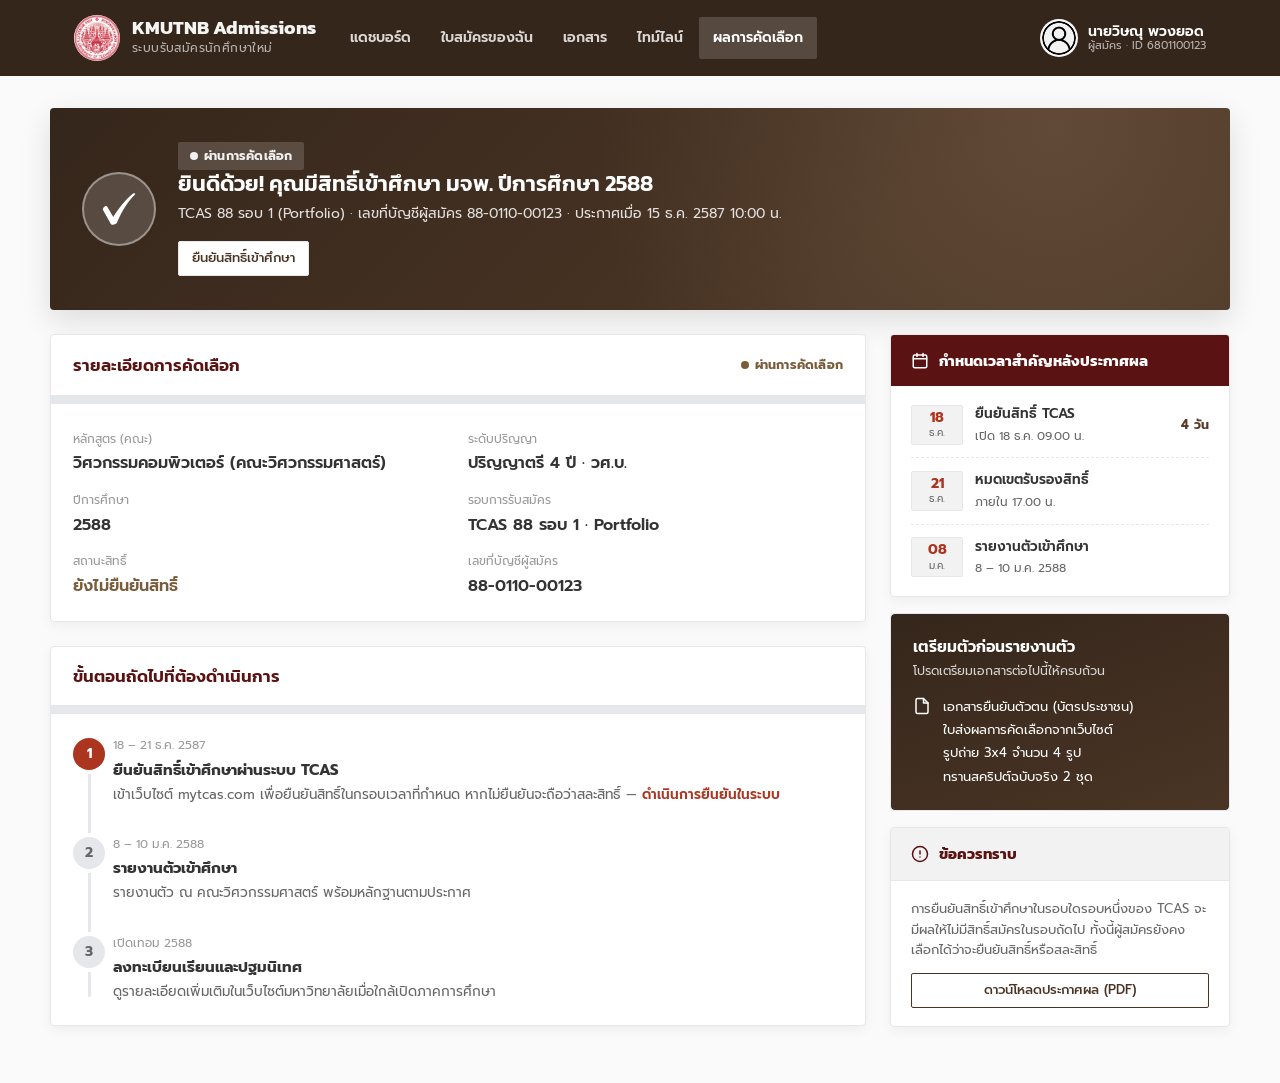
<file: admission-result.html>
<!DOCTYPE html>
<html lang="th">

<head>
  <meta charset="UTF-8">
  <meta name="viewport" content="width=device-width, initial-scale=1.0">
  <title>ผลการคัดเลือก — KMUTNB Admissions</title>
  <link rel="preconnect" href="https://fonts.googleapis.com">
  <link
    href="https://fonts.googleapis.com/css2?family=Prompt:wght@400;500;600;700&family=Kanit:wght@400;500;600;700&family=Sarabun:wght@400;500;600;700&display=swap"
    rel="stylesheet">
  <link rel="stylesheet" href="css/reset.css">
  <link rel="stylesheet" href="css/style.css">
  <link rel="stylesheet" href="css/components.css">
  <link rel="stylesheet" href="css/forms.css">
  <link rel="stylesheet" href="css/pages.css">
</head>

<body>

  <!-- ===================== DASHBOARD HEADER ===================== -->
  <header class="dash-header">
    <div class="container">
      <a href="index.html" class="brand">
        <span class="brand__logo">
          <img src="assets/image/logo-kmutnb.png" alt="">
        </span>
        <span>
          <span class="brand__name">KMUTNB Admissions</span>
          <span class="brand__sub">ระบบรับสมัครนักศึกษาใหม่</span>
        </span>
      </a>

      <nav class="dash-nav">
        <a href="dashboard.html">แดชบอร์ด</a>
        <a href="application-form.html">ใบสมัครของฉัน</a>
        <a href="document-upload.html">เอกสาร</a>
        <a href="application-tracking.html">ไทม์ไลน์</a>
        <a href="admission-result.html" class="active">ผลการคัดเลือก</a>
      </nav>

      <div class="user-chip">
        <span class="user-chip__avatar">
          <img src="assets/image/user-profile.png" alt="">
        </span>
        <span class="user-chip__meta">
          <span class="user-chip__name">นายวิษณุ พวงยอด</span>
          <span class="user-chip__role">ผู้สมัคร · ID 6801100123</span>
        </span>
      </div>
    </div>
  </header>

  <!-- ===================== BODY ===================== -->
  <main class="dash-page">
    <div class="container dash-wrap">

      <!-- Result banner -->
      <div class="result-banner">
        <span class="result-banner__icon">
          <img class="icon-img icon-img--light" src="assets/image/checkmark.png" alt="">
        </span>
        <div>
          <span class="badge badge--green badge--glass badge--glass-emphasis">
            <span class="badge__dot"></span>ผ่านการคัดเลือก
          </span>
          <h2>ยินดีด้วย! คุณมีสิทธิ์เข้าศึกษา มจพ. ปีการศึกษา 2588</h2>
          <p>TCAS 88 รอบ 1 (Portfolio) · เลขที่บัญชีผู้สมัคร 88-0110-00123 · ประกาศเมื่อ 15 ธ.ค. 2587 10:00 น.</p>
          <a href="confirm-offer.html" class="btn btn--white btn--sm mt-16">ยืนยันสิทธิ์เข้าศึกษา</a>
        </div>
      </div>

      <div class="dash-grid">

        <!-- LEFT -->
        <div>

          <!-- Selection detail -->
          <div class="card mb-24">
            <div class="spread card__head">
              <h2>รายละเอียดการคัดเลือก</h2>
              <span class="badge badge--green">
                <span class="badge__dot"></span>ผ่านการคัดเลือก
              </span>
            </div>
            <div class="card__body">
              <div class="summary-grid" style="background:var(--color-surface);border:none;padding:0">
                <div><span class="s-lbl">หลักสูตร (คณะ)</span><br><span class="s-val">วิศวกรรมคอมพิวเตอร์
                    (คณะวิศวกรรมศาสตร์)</span></div>
                <div><span class="s-lbl">ระดับปริญญา</span><br><span class="s-val">ปริญญาตรี 4 ปี · วศ.บ.</span></div>
                <div><span class="s-lbl">ปีการศึกษา</span><br><span class="s-val">2588</span></div>
                <div><span class="s-lbl">รอบการรับสมัคร</span><br><span class="s-val">TCAS 88 รอบ 1 · Portfolio</span>
                </div>
                <div><span class="s-lbl">สถานะสิทธิ์</span><br><span
                    class="s-val s-val--success">ยังไม่ยืนยันสิทธิ์</span></div>
                <div><span class="s-lbl">เลขที่บัญชีผู้สมัคร</span><br><span class="s-val">88-0110-00123</span></div>
              </div>
            </div>
          </div>

          <!-- Next steps -->
          <div class="card">
            <div class="spread card__head">
              <h2>ขั้นตอนถัดไปที่ต้องดำเนินการ</h2>
            </div>
            <div class="card__body">
              <div class="timeline">
                <div class="timeline__item current">
                  <span class="timeline__icon current">1</span>
                  <div class="timeline__date">18 – 21 ธ.ค. 2587</div>
                  <div class="timeline__title">ยืนยันสิทธิ์เข้าศึกษาผ่านระบบ TCAS</div>
                  <div class="timeline__desc">เข้าเว็บไซต์ mytcas.com เพื่อยืนยันสิทธิ์ในกรอบเวลาที่กำหนด
                    หากไม่ยืนยันจะถือว่าสละสิทธิ์
                    — <a href="confirm-offer.html" class="text-maroon" style="font-weight:600">ดำเนินการยืนยันในระบบ</a>
                  </div>
                </div>
                <div class="timeline__item">
                  <span class="timeline__icon upcoming">2</span>
                  <div class="timeline__date">8 – 10 ม.ค. 2588</div>
                  <div class="timeline__title">รายงานตัวเข้าศึกษา</div>
                  <div class="timeline__desc">รายงานตัว ณ คณะวิศวกรรมศาสตร์ พร้อมหลักฐานตามประกาศ</div>
                </div>
                <div class="timeline__item">
                  <span class="timeline__icon upcoming">3</span>
                  <div class="timeline__date">เปิดเทอม 2588</div>
                  <div class="timeline__title">ลงทะเบียนเรียนและปฐมนิเทศ</div>
                  <div class="timeline__desc">ดูรายละเอียดเพิ่มเติมในเว็บไซต์มหาวิทยาลัยเมื่อใกล้เปิดภาคการศึกษา</div>
                </div>
              </div>
            </div>
          </div>

        </div>

        <!-- RIGHT -->
        <aside>
          <div class="widget mb-16">
            <div class="widget__head">
              <svg viewBox="0 0 24 24" fill="none" stroke="currentColor" stroke-width="2" stroke-linecap="round">
                <rect x="3" y="4" width="18" height="17" rx="2" />
                <path d="M8 2v4M16 2v4M3 9h18" />
              </svg>
              <h3>กำหนดเวลาสำคัญหลังประกาศผล</h3>
            </div>
            <div class="widget__body widget__body--deadline">
              <div class="row deadline-row">
                <span class="date-chip"><b>18</b><span>ธ.ค.</span></span>
                <span><span class="t">ยืนยันสิทธิ์ TCAS</span><br><span class="s">เปิด 18 ธ.ค. 09.00 น.</span></span>
                <span class="badge badge--red ml-auto">4 วัน</span>
              </div>
              <div class="row deadline-row">
                <span class="date-chip"><b>21</b><span>ธ.ค.</span></span>
                <span><span class="t">หมดเขตรับรองสิทธิ์</span><br><span class="s">ภายใน 17.00 น.</span></span>
              </div>
              <div class="row deadline-row">
                <span class="date-chip"><b>08</b><span>ม.ค.</span></span>
                <span><span class="t">รายงานตัวเข้าศึกษา</span><br><span class="s">8 – 10 ม.ค. 2588</span></span>
              </div>
            </div>
          </div>

          <div class="card mb-16" style="padding:0;box-shadow:none">
            <div class="brand-panel interview-card">
              <h3>เตรียมตัวก่อนรายงานตัว</h3>
              <p class="sub">โปรดเตรียมเอกสารต่อไปนี้ให้ครบถ้วน</p>
              <div class="iv-detail">
                <svg viewBox="0 0 24 24" fill="none" stroke="currentColor" stroke-width="2" stroke-linecap="round"
                  stroke-linejoin="round">
                  <path d="M14 2H6a2 2 0 0 0-2 2v16a2 2 0 0 0 2 2h12a2 2 0 0 0 2-2V8z" />
                  <path d="M14 2v6h6" />
                </svg>
                <div style="font-size:13px;line-height:1.8">
                  เอกสารยืนยันตัวตน (บัตรประชาชน)<br>
                  ใบส่งผลการคัดเลือกจากเว็บไซต์<br>
                  รูปถ่าย 3x4 จำนวน 4 รูป<br>
                  ทรานสคริปต์ฉบับจริง 2 ชุด
                </div>
              </div>
            </div>
          </div>

          <div class="widget widget--light">
            <div class="widget__head">
              <svg viewBox="0 0 24 24" fill="none" stroke="currentColor" stroke-width="2" stroke-linecap="round"
                stroke-linejoin="round">
                <circle cx="12" cy="12" r="10" />
                <line x1="12" y1="8" x2="12" y2="12" />
                <line x1="12" y1="16" x2="12.01" y2="16" />
              </svg>
              <h3>ข้อควรทราบ</h3>
            </div>
            <div class="widget__body" style="font-size:13px;color:var(--color-text-secondary)">
              <p class="mb-12">การยืนยันสิทธิ์เข้าศึกษาในรอบใดรอบหนึ่งของ TCAS จะมีผลให้ไม่มีสิทธิ์สมัครในรอบถัดไป
                ทั้งนี้ผู้สมัครยังคงเลือกได้ว่าจะยืนยันสิทธิ์หรือสละสิทธิ์</p>
              <a href="#" class="btn btn--outline btn--sm btn--block">ดาวน์โหลดประกาศผล (PDF)</a>
            </div>
          </div>
        </aside>

      </div>
    </div>
  </main>

</body>

</html>
</file>
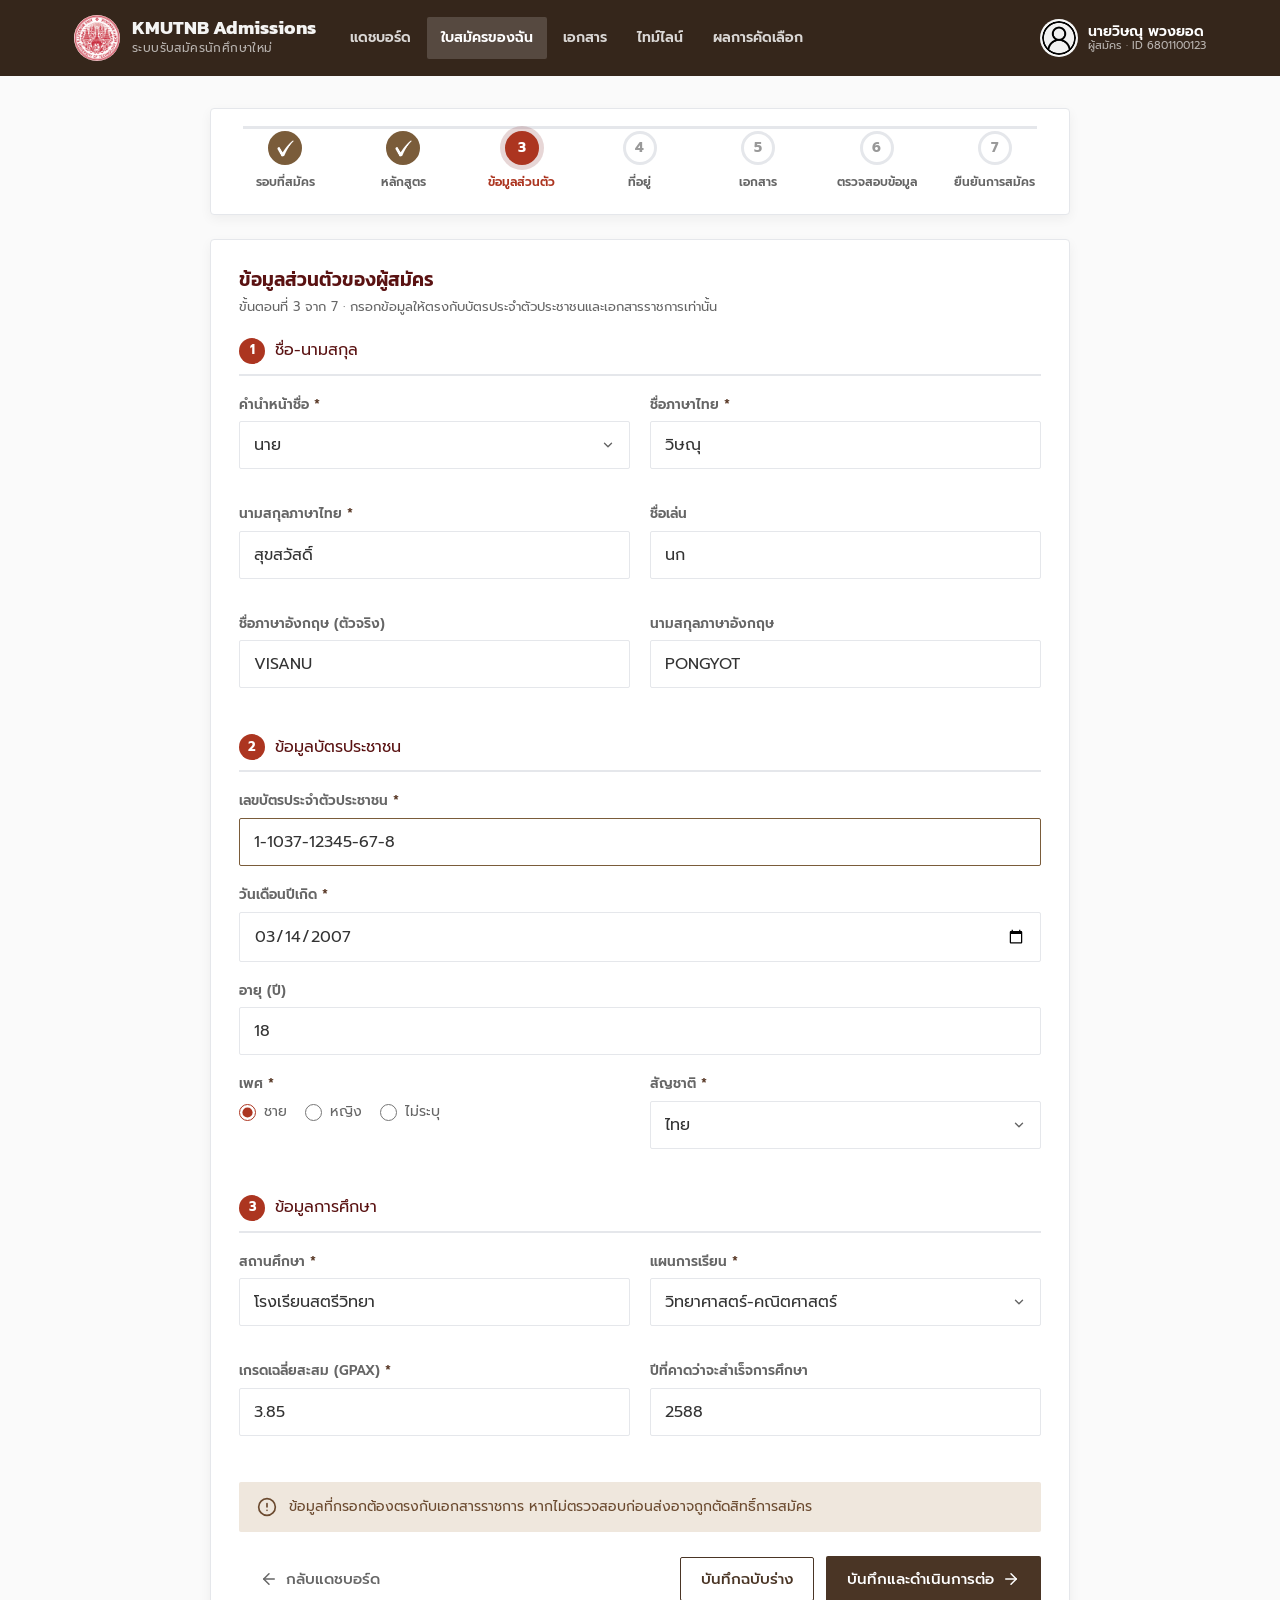
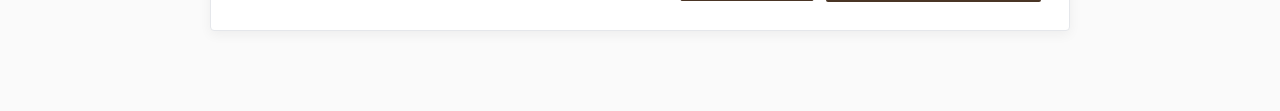
<file: application-form.html>
<!DOCTYPE html>
<html lang="th">
<head>
  <meta charset="UTF-8">
  <meta name="viewport" content="width=device-width, initial-scale=1.0">
  <title>ใบสมัครออนไลน์ — ขั้นตอนที่ 1 | KMUTNB Admissions</title>
  <link rel="preconnect" href="https://fonts.googleapis.com">
  <link href="https://fonts.googleapis.com/css2?family=Prompt:wght@400;500;600;700&family=Kanit:wght@400;500;600;700&family=Sarabun:wght@400;500;600;700&display=swap" rel="stylesheet">
  <link rel="stylesheet" href="css/reset.css">
  <link rel="stylesheet" href="css/style.css">
  <link rel="stylesheet" href="css/components.css">
  <link rel="stylesheet" href="css/forms.css">
  <link rel="stylesheet" href="css/pages.css">
</head>
<body>

  <!-- ===================== DASHBOARD HEADER ===================== -->
  <header class="dash-header">
    <div class="container">
      <a href="index.html" class="brand">
        <span class="brand__logo">
          <img src="assets/image/logo-kmutnb.png" alt="">
        </span>
        <span>
          <span class="brand__name">KMUTNB Admissions</span>
          <span class="brand__sub">ระบบรับสมัครนักศึกษาใหม่</span>
        </span>
      </a>

      <nav class="dash-nav">
        <a href="dashboard.html">แดชบอร์ด</a>
        <a href="application-form.html" class="active">ใบสมัครของฉัน</a>
        <a href="document-upload.html">เอกสาร</a>
        <a href="application-tracking.html">ไทม์ไลน์</a>
        <a href="admission-result.html">ผลการคัดเลือก</a>
      </nav>

      <div class="user-chip">
        <span class="user-chip__avatar">
          <img src="assets/image/user-profile.png" alt="">
        </span>
        <span class="user-chip__meta">
          <span class="user-chip__name">นายวิษณุ พวงยอด</span>
          <span class="user-chip__role">ผู้สมัคร · ID 6801100123</span>
        </span>
      </div>
    </div>
  </header>

  <!-- ===================== FORM SHELL ===================== -->
  <main>
    <div class="container form-shell">

      <!-- Stepper 7 ขั้น -->
      <div class="stepper">
        <div class="stepper__step done">
          <span class="stepper__dot"><img class="icon-img icon-img--light" src="assets/image/checkmark.png" alt=""></span>
          <span class="stepper__label">รอบที่สมัคร</span>
        </div>
        <div class="stepper__step done">
          <span class="stepper__dot"><img class="icon-img icon-img--light" src="assets/image/checkmark.png" alt=""></span>
          <span class="stepper__label">หลักสูตร</span>
        </div>
        <div class="stepper__step current">
          <span class="stepper__dot">3</span>
          <span class="stepper__label">ข้อมูลส่วนตัว</span>
        </div>
        <div class="stepper__step">
          <span class="stepper__dot">4</span>
          <span class="stepper__label">ที่อยู่</span>
        </div>
        <div class="stepper__step">
          <span class="stepper__dot">5</span>
          <span class="stepper__label">เอกสาร</span>
        </div>
        <div class="stepper__step">
          <span class="stepper__dot">6</span>
          <span class="stepper__label">ตรวจสอบข้อมูล</span>
        </div>
        <div class="stepper__step">
          <span class="stepper__dot">7</span>
          <span class="stepper__label">ยืนยันการสมัคร</span>
        </div>
      </div>

      <!-- Step info -->
      <div class="form-card">
        <h2>ข้อมูลส่วนตัวของผู้สมัคร</h2>
        <p class="form-card__sub">
          ขั้นตอนที่ 3 จาก 7 · กรอกข้อมูลให้ตรงกับบัตรประจำตัวประชาชนและเอกสารราชการเท่านั้น
        </p>

        <div class="form-section">
          <div class="form-section__title">
            <span class="num">1</span>
            ชื่อ-นามสกุล
          </div>

          <div class="form-grid mb-16">
            <div class="field">
              <label class="field__label">คำนำหน้าชื่อ <span class="req">*</span></label>
              <select class="select" required>
                <option>นาย</option>
                <option>นางสาว</option>
                <option>นาง</option>
                <option>อื่น ๆ</option>
              </select>
            </div>
            <div class="field">
              <label class="field__label">ชื่อภาษาไทย <span class="req">*</span></label>
              <input class="input" type="text" value="วิษณุ" placeholder="ชื่อจริง" maxlength="50" required>
            </div>
          </div>

          <div class="form-grid mb-16">
            <div class="field">
              <label class="field__label">นามสกุลภาษาไทย <span class="req">*</span></label>
              <input class="input" type="text" value="สุขสวัสดิ์" placeholder="นามสกุล" maxlength="50" required>
            </div>
            <div class="field">
              <label class="field__label">ชื่อเล่น</label>
              <input class="input" type="text" value="นก" placeholder="ชื่อเล่น" maxlength="50">
            </div>
          </div>

          <div class="form-grid">
            <div class="field">
              <label class="field__label">ชื่อภาษาอังกฤษ (ตัวจริง)</label>
              <input class="input" type="text" value="VISANU" placeholder="NAME" pattern="[A-Za-z]+([ \-'][A-Za-z]+)*" title="กรอกเป็นตัวอักษรอังกฤษเท่านั้น" maxlength="50">
            </div>
            <div class="field">
              <label class="field__label">นามสกุลภาษาอังกฤษ</label>
              <input class="input" type="text" value="PONGYOT" placeholder="SURNAME" pattern="[A-Za-z]+([ \-'][A-Za-z]+)*" title="กรอกเป็นตัวอักษรอังกฤษเท่านั้น" maxlength="50">
            </div>
          </div>
        </div>

        <div class="form-section">
          <div class="form-section__title">
            <span class="num">2</span>
            ข้อมูลบัตรประชาชน
          </div>

          <div class="form-grid--34 mb-16">
            <div class="field">
              <label class="field__label">เลขบัตรประจำตัวประชาชน <span class="req">*</span></label>
              <input class="input input--ok" type="text" value="1-1037-12345-67-8" readonly required>
            </div>
            <div class="field">
              <label class="field__label">วันเดือนปีเกิด <span class="req">*</span></label>
              <input class="input" type="date" value="2007-03-14" required>
            </div>
            <div class="field">
              <label class="field__label">อายุ (ปี)</label>
              <input class="input" type="text" value="18" readonly>
            </div>
          </div>

          <div class="form-grid">
            <div class="field">
              <label class="field__label">เพศ <span class="req">*</span></label>
              <div class="radio-row">
                <label class="radio"><input type="radio" name="gender" checked required><span>ชาย</span></label>
                <label class="radio"><input type="radio" name="gender"><span>หญิง</span></label>
                <label class="radio"><input type="radio" name="gender"><span>ไม่ระบุ</span></label>
              </div>
            </div>
            <div class="field">
              <label class="field__label">สัญชาติ <span class="req">*</span></label>
              <select class="select" required>
                <option selected>ไทย</option>
                <option>อื่น ๆ</option>
              </select>
            </div>
          </div>
        </div>

        <div class="form-section">
          <div class="form-section__title">
            <span class="num">3</span>
            ข้อมูลการศึกษา
          </div>

          <div class="form-grid mb-16">
            <div class="field">
              <label class="field__label">สถานศึกษา <span class="req">*</span></label>
              <input class="input" type="text" value="โรงเรียนสตรีวิทยา" placeholder="ชื่อโรงเรียน" maxlength="100" required>
            </div>
            <div class="field">
              <label class="field__label">แผนการเรียน <span class="req">*</span></label>
              <select class="select" required>
                <option selected>วิทยาศาสตร์-คณิตศาสตร์</option>
                <option>การเรียนรวม</option>
                <option>อื่น ๆ</option>
              </select>
            </div>
          </div>

          <div class="form-grid">
            <div class="field">
              <label class="field__label">เกรดเฉลี่ยสะสม (GPAX) <span class="req">*</span></label>
              <input class="input" type="text" value="3.85" placeholder="0.00" inputmode="decimal" pattern="([0-3](\.[0-9]{1,2})?|4(\.0{1,2})?)" title="กรอกค่าเฉลี่ยระหว่าง 0.00 ถึง 4.00 เช่น 3.85" required>
            </div>
            <div class="field">
              <label class="field__label">ปีที่คาดว่าจะสำเร็จการศึกษา</label>
              <input class="input" type="text" value="2588" inputmode="numeric" pattern="25[0-9]{2}" maxlength="4" title="กรอกปีพุทธศักราช 4 หลัก เช่น 2571">
            </div>
          </div>
        </div>

        <div class="alert alert--info mb-24">
          <svg viewBox="0 0 24 24" fill="none" stroke="currentColor" stroke-width="2" stroke-linecap="round" stroke-linejoin="round"><circle cx="12" cy="12" r="10"/><line x1="12" y1="8" x2="12" y2="12"/><line x1="12" y1="16" x2="12.01" y2="16"/></svg>
          <span>ข้อมูลที่กรอกต้องตรงกับเอกสารราชการ หากไม่ตรวจสอบก่อนส่งอาจถูกตัดสิทธิ์การสมัคร</span>
        </div>

        <div class="spread form-actions">
          <a href="dashboard.html" class="btn btn--ghost">
            <svg viewBox="0 0 24 24" fill="none" stroke="currentColor" stroke-width="2" stroke-linecap="round" stroke-linejoin="round"><line x1="19" y1="12" x2="5" y2="12"/><polyline points="12 19 5 12 12 5"/></svg>
            กลับแดชบอร์ด
          </a>
          <div class="row">
            <button class="btn btn--outline">บันทึกฉบับร่าง</button>
            <a href="document-upload.html" class="btn btn--primary">
              บันทึกและดำเนินการต่อ
              <svg viewBox="0 0 24 24" fill="none" stroke="currentColor" stroke-width="2" stroke-linecap="round" stroke-linejoin="round"><line x1="5" y1="12" x2="19" y2="12"/><polyline points="12 5 19 12 12 19"/></svg>
            </a>
          </div>
        </div>
      </div>

    </div>
  </main>

</body>
</html>
</file>
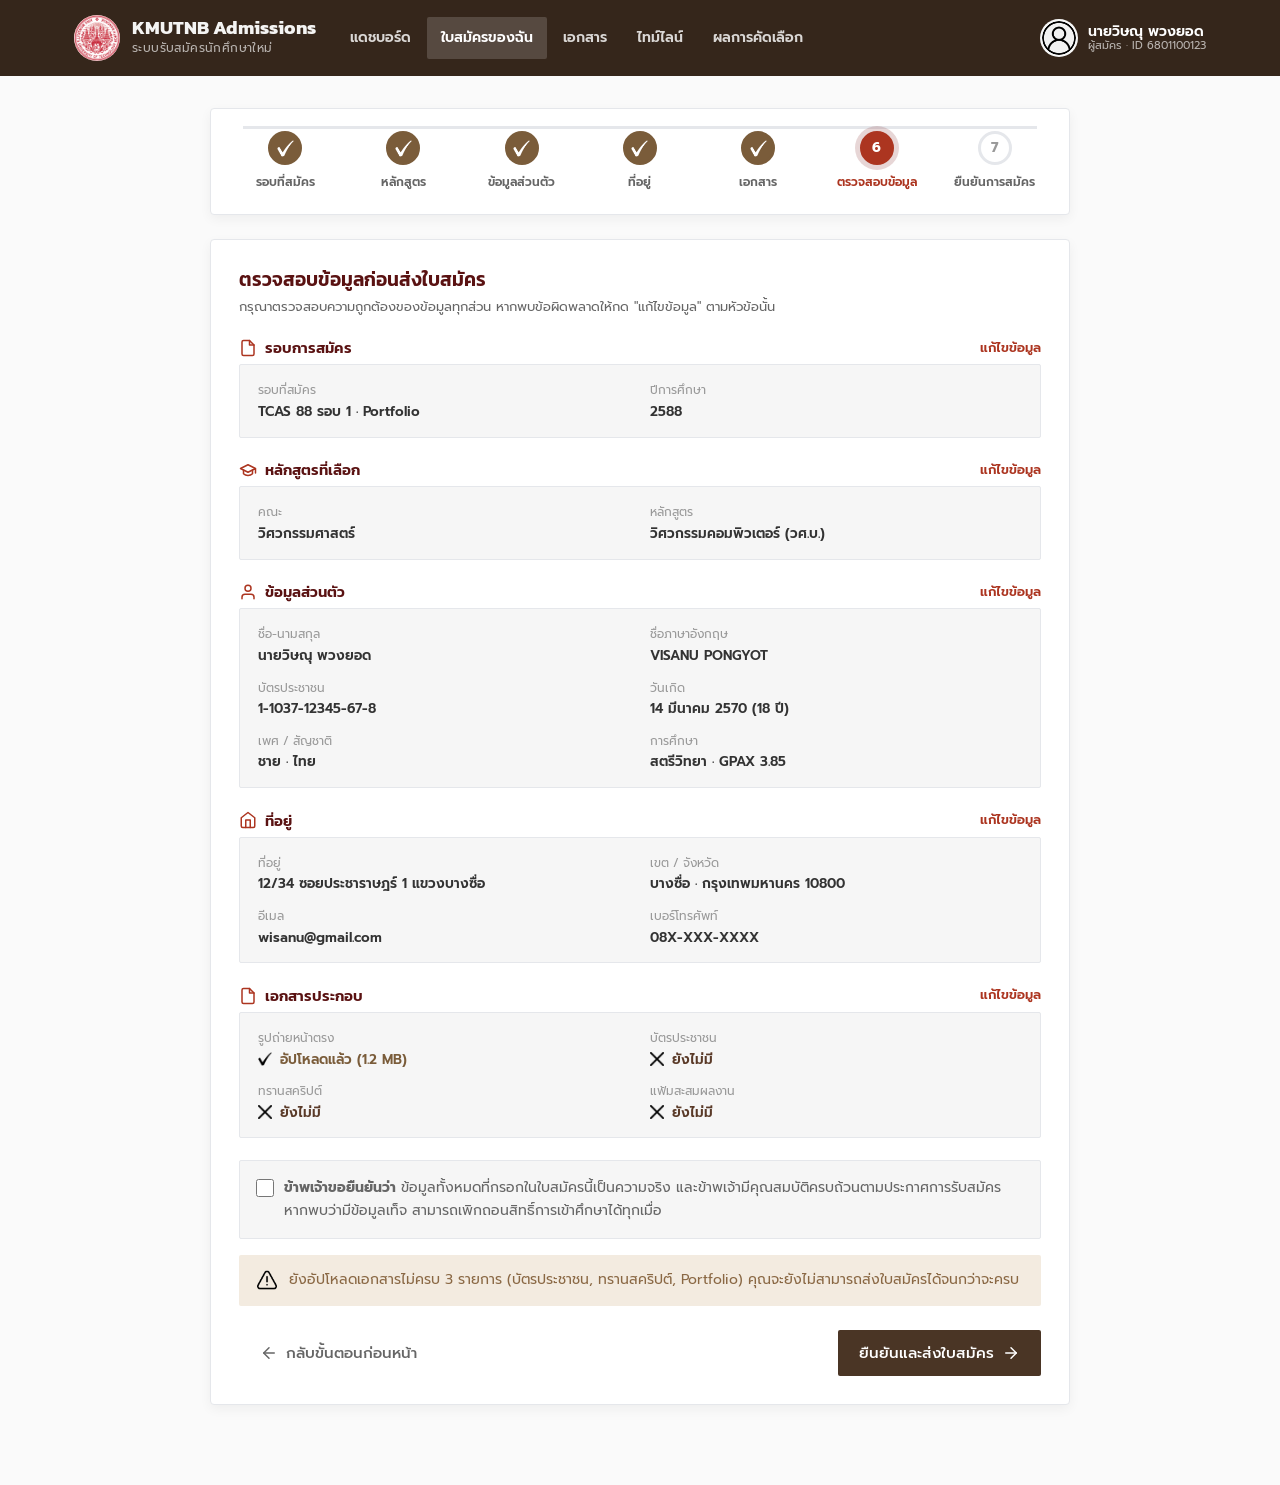
<file: application-review.html>
<!DOCTYPE html>
<html lang="th">
<head>
  <meta charset="UTF-8">
  <meta name="viewport" content="width=device-width, initial-scale=1.0">
  <title>ตรวจสอบข้อมูลใบสมัคร — ขั้นตอนที่ 6 | KMUTNB Admissions</title>
  <link rel="preconnect" href="https://fonts.googleapis.com">
  <link href="https://fonts.googleapis.com/css2?family=Prompt:wght@400;500;600;700&family=Kanit:wght@400;500;600;700&family=Sarabun:wght@400;500;600;700&display=swap" rel="stylesheet">
  <link rel="stylesheet" href="css/reset.css">
  <link rel="stylesheet" href="css/style.css">
  <link rel="stylesheet" href="css/components.css">
  <link rel="stylesheet" href="css/forms.css">
  <link rel="stylesheet" href="css/pages.css">
</head>
<body>

  <!-- ===================== DASHBOARD HEADER ===================== -->
  <header class="dash-header">
    <div class="container">
      <a href="index.html" class="brand">
        <span class="brand__logo">
          <img src="assets/image/logo-kmutnb.png" alt="">
        </span>
        <span>
          <span class="brand__name">KMUTNB Admissions</span>
          <span class="brand__sub">ระบบรับสมัครนักศึกษาใหม่</span>
        </span>
      </a>

      <nav class="dash-nav">
        <a href="dashboard.html">แดชบอร์ด</a>
        <a href="application-form.html" class="active">ใบสมัครของฉัน</a>
        <a href="document-upload.html">เอกสาร</a>
        <a href="application-tracking.html">ไทม์ไลน์</a>
        <a href="admission-result.html">ผลการคัดเลือก</a>
      </nav>

      <div class="user-chip">
        <span class="user-chip__avatar">
          <img src="assets/image/user-profile.png" alt="">
        </span>
        <span class="user-chip__meta">
          <span class="user-chip__name">นายวิษณุ พวงยอด</span>
          <span class="user-chip__role">ผู้สมัคร · ID 6801100123</span>
        </span>
      </div>
    </div>
  </header>

  <!-- ===================== FORM SHELL ===================== -->
  <main>
    <div class="container form-shell">

      <!-- Stepper 7 ขั้น -->
      <div class="stepper">
        <div class="stepper__step done">
          <span class="stepper__dot"><img class="icon-img icon-img--light" src="assets/image/checkmark.png" alt=""></span>
          <span class="stepper__label">รอบที่สมัคร</span>
        </div>
        <div class="stepper__step done">
          <span class="stepper__dot"><img class="icon-img icon-img--light" src="assets/image/checkmark.png" alt=""></span>
          <span class="stepper__label">หลักสูตร</span>
        </div>
        <div class="stepper__step done">
          <span class="stepper__dot"><img class="icon-img icon-img--light" src="assets/image/checkmark.png" alt=""></span>
          <span class="stepper__label">ข้อมูลส่วนตัว</span>
        </div>
        <div class="stepper__step done">
          <span class="stepper__dot"><img class="icon-img icon-img--light" src="assets/image/checkmark.png" alt=""></span>
          <span class="stepper__label">ที่อยู่</span>
        </div>
        <div class="stepper__step done">
          <span class="stepper__dot"><img class="icon-img icon-img--light" src="assets/image/checkmark.png" alt=""></span>
          <span class="stepper__label">เอกสาร</span>
        </div>
        <div class="stepper__step current">
          <span class="stepper__dot">6</span>
          <span class="stepper__label">ตรวจสอบข้อมูล</span>
        </div>
        <div class="stepper__step">
          <span class="stepper__dot">7</span>
          <span class="stepper__label">ยืนยันการสมัคร</span>
        </div>
      </div>

      <div class="form-card">
        <h2>ตรวจสอบข้อมูลก่อนส่งใบสมัคร</h2>
        <p class="form-card__sub">
          กรุณาตรวจสอบความถูกต้องของข้อมูลทุกส่วน หากพบข้อผิดพลาดให้กด "แก้ไขข้อมูล" ตามหัวข้อนั้น
        </p>

        <!-- 1. รอบที่สมัคร -->
        <div class="summary-block">
          <div class="summary-block__head">
            <h3>
              <svg viewBox="0 0 24 24" fill="none" stroke="currentColor" stroke-width="2" stroke-linecap="round" stroke-linejoin="round"><path d="M14 2H6a2 2 0 0 0-2 2v16a2 2 0 0 0 2 2h12a2 2 0 0 0 2-2V8z"/><path d="M14 2v6h6"/></svg>
              รอบการสมัคร
            </h3>
            <a href="#" class="edit-link">แก้ไขข้อมูล</a>
          </div>
          <div class="summary-grid">
            <div class="s-item"><span class="s-lbl">รอบที่สมัคร</span><br><span class="s-val">TCAS 88 รอบ 1 · Portfolio</span></div>
            <div class="s-item"><span class="s-lbl">ปีการศึกษา</span><br><span class="s-val">2588</span></div>
          </div>
        </div>

        <!-- 2. หลักสูตร -->
        <div class="summary-block">
          <div class="summary-block__head">
            <h3>
              <svg viewBox="0 0 24 24" fill="none" stroke="currentColor" stroke-width="2" stroke-linecap="round" stroke-linejoin="round"><path d="M22 10v6M2 10l10-5 10 5-10 5z"/><path d="M6 12v5c3 3 9 3 12 0v-5"/></svg>
              หลักสูตรที่เลือก
            </h3>
            <a href="#" class="edit-link">แก้ไขข้อมูล</a>
          </div>
          <div class="summary-grid">
            <div class="s-item"><span class="s-lbl">คณะ</span><br><span class="s-val">วิศวกรรมศาสตร์</span></div>
            <div class="s-item"><span class="s-lbl">หลักสูตร</span><br><span class="s-val">วิศวกรรมคอมพิวเตอร์ (วศ.บ.)</span></div>
          </div>
        </div>

        <!-- 3. ข้อมูลส่วนตัว -->
        <div class="summary-block">
          <div class="summary-block__head">
            <h3>
              <svg viewBox="0 0 24 24" fill="none" stroke="currentColor" stroke-width="2" stroke-linecap="round" stroke-linejoin="round"><path d="M20 21v-2a4 4 0 0 0-4-4H8a4 4 0 0 0-4 4v2"/><circle cx="12" cy="7" r="4"/></svg>
              ข้อมูลส่วนตัว
            </h3>
            <a href="application-form.html" class="edit-link">แก้ไขข้อมูล</a>
          </div>
          <div class="summary-grid">
            <div class="s-item"><span class="s-lbl">ชื่อ-นามสกุล</span><br><span class="s-val">นายวิษณุ พวงยอด</span></div>
            <div class="s-item"><span class="s-lbl">ชื่อภาษาอังกฤษ</span><br><span class="s-val">VISANU PONGYOT</span></div>
            <div class="s-item"><span class="s-lbl">บัตรประชาชน</span><br><span class="s-val">1-1037-12345-67-8</span></div>
            <div class="s-item"><span class="s-lbl">วันเกิด</span><br><span class="s-val">14 มีนาคม 2570 (18 ปี)</span></div>
            <div class="s-item"><span class="s-lbl">เพศ / สัญชาติ</span><br><span class="s-val">ชาย · ไทย</span></div>
            <div class="s-item"><span class="s-lbl">การศึกษา</span><br><span class="s-val">สตรีวิทยา · GPAX 3.85</span></div>
          </div>
        </div>

        <!-- 4. ที่อยู่ -->
        <div class="summary-block">
          <div class="summary-block__head">
            <h3>
              <svg viewBox="0 0 24 24" fill="none" stroke="currentColor" stroke-width="2" stroke-linecap="round" stroke-linejoin="round"><path d="M3 9l9-7 9 7v11a2 2 0 0 1-2 2H5a2 2 0 0 1-2-2z"/><polyline points="9 22 9 12 15 12 15 22"/></svg>
              ที่อยู่
            </h3>
            <a href="#" class="edit-link">แก้ไขข้อมูล</a>
          </div>
          <div class="summary-grid">
            <div class="s-item"><span class="s-lbl">ที่อยู่</span><br><span class="s-val">12/34 ซอยประชาราษฎร์ 1 แขวงบางซื่อ</span></div>
            <div class="s-item"><span class="s-lbl">เขต / จังหวัด</span><br><span class="s-val">บางซื่อ · กรุงเทพมหานคร 10800</span></div>
            <div class="s-item"><span class="s-lbl">อีเมล</span><br><span class="s-val">wisanu@gmail.com</span></div>
            <div class="s-item"><span class="s-lbl">เบอร์โทรศัพท์</span><br><span class="s-val">08X-XXX-XXXX</span></div>
          </div>
        </div>

        <!-- 5. เอกสาร -->
        <div class="summary-block">
          <div class="summary-block__head">
            <h3>
              <svg viewBox="0 0 24 24" fill="none" stroke="currentColor" stroke-width="2" stroke-linecap="round" stroke-linejoin="round"><path d="M14 2H6a2 2 0 0 0-2 2v16a2 2 0 0 0 2 2h12a2 2 0 0 0 2-2V8z"/><path d="M14 2v6h6"/></svg>
              เอกสารประกอบ
            </h3>
            <a href="document-upload.html" class="edit-link">แก้ไขข้อมูล</a>
          </div>
          <div class="summary-grid">
            <div class="s-item"><span class="s-lbl">รูปถ่ายหน้าตรง</span><br><span class="s-val s-val--success"><img class="icon-inline" src="assets/image/checkmark.png" alt=""> อัปโหลดแล้ว (1.2 MB)</span></div>
            <div class="s-item"><span class="s-lbl">บัตรประชาชน</span><br><span class="s-val s-val--danger"><img class="icon-inline" src="assets/image/close.png" alt=""> ยังไม่มี</span></div>
            <div class="s-item"><span class="s-lbl">ทรานสคริปต์</span><br><span class="s-val s-val--danger"><img class="icon-inline" src="assets/image/close.png" alt=""> ยังไม่มี</span></div>
            <div class="s-item"><span class="s-lbl">แฟ้มสะสมผลงาน</span><br><span class="s-val s-val--danger"><img class="icon-inline" src="assets/image/close.png" alt=""> ยังไม่มี</span></div>
          </div>
        </div>

        <!-- Confirmation -->
        <div class="consent-box mb-16">
          <label class="check">
            <input type="checkbox" name="confirm-data" value="1" required>
            <span><b>ข้าพเจ้าขอยืนยันว่า</b> ข้อมูลทั้งหมดที่กรอกในใบสมัครนี้เป็นความจริง และข้าพเจ้ามีคุณสมบัติครบถ้วนตามประกาศการรับสมัคร หากพบว่ามีข้อมูลเท็จ สามารถเพิกถอนสิทธิ์การเข้าศึกษาได้ทุกเมื่อ</span>
          </label>
        </div>

        <div class="alert alert--warn mb-24">
          <img class="icon-img" src="assets/image/warning.png" alt="">
          <span>ยังอัปโหลดเอกสารไม่ครบ 3 รายการ (บัตรประชาชน, ทรานสคริปต์, Portfolio) คุณจะยังไม่สามารถส่งใบสมัครได้จนกว่าจะครบ</span>
        </div>

        <div class="spread form-actions">
          <a href="document-upload.html" class="btn btn--ghost">
            <svg viewBox="0 0 24 24" fill="none" stroke="currentColor" stroke-width="2" stroke-linecap="round" stroke-linejoin="round"><line x1="19" y1="12" x2="5" y2="12"/><polyline points="12 19 5 12 12 5"/></svg>
            กลับขั้นตอนก่อนหน้า
          </a>
          <a href="submission-success.html" class="btn btn--primary">
            ยืนยันและส่งใบสมัคร
            <svg viewBox="0 0 24 24" fill="none" stroke="currentColor" stroke-width="2" stroke-linecap="round" stroke-linejoin="round"><line x1="5" y1="12" x2="19" y2="12"/><polyline points="12 5 19 12 12 19"/></svg>
          </a>
        </div>
      </div>

    </div>
  </main>

</body>
</html>
</file>
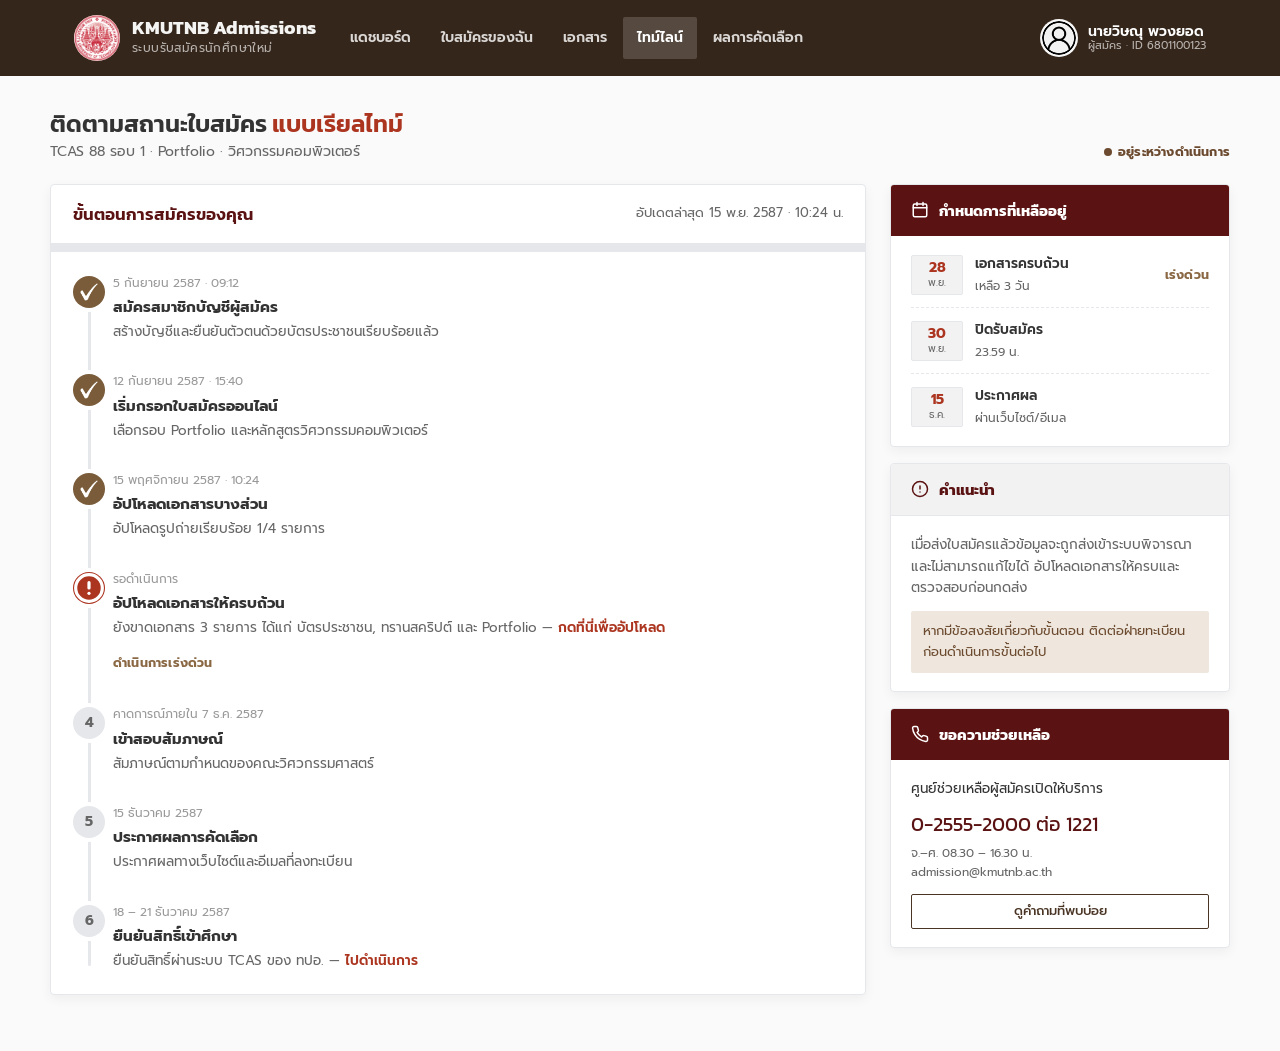
<file: application-tracking.html>
<!DOCTYPE html>
<html lang="th">
<head>
  <meta charset="UTF-8">
  <meta name="viewport" content="width=device-width, initial-scale=1.0">
  <title>ติดตามสถานะใบสมัคร — KMUTNB Admissions</title>
  <link rel="preconnect" href="https://fonts.googleapis.com">
  <link href="https://fonts.googleapis.com/css2?family=Prompt:wght@400;500;600;700&family=Kanit:wght@400;500;600;700&family=Sarabun:wght@400;500;600;700&display=swap" rel="stylesheet">
  <link rel="stylesheet" href="css/reset.css">
  <link rel="stylesheet" href="css/style.css">
  <link rel="stylesheet" href="css/components.css">
  <link rel="stylesheet" href="css/forms.css">
  <link rel="stylesheet" href="css/pages.css">
</head>
<body>

  <!-- ===================== DASHBOARD HEADER ===================== -->
  <header class="dash-header">
    <div class="container">
      <a href="index.html" class="brand">
        <span class="brand__logo">
          <img src="assets/image/logo-kmutnb.png" alt="">
        </span>
        <span>
          <span class="brand__name">KMUTNB Admissions</span>
          <span class="brand__sub">ระบบรับสมัครนักศึกษาใหม่</span>
        </span>
      </a>

      <nav class="dash-nav">
        <a href="dashboard.html">แดชบอร์ด</a>
        <a href="application-form.html">ใบสมัครของฉัน</a>
        <a href="document-upload.html">เอกสาร</a>
        <a href="application-tracking.html" class="active">ไทม์ไลน์</a>
        <a href="admission-result.html">ผลการคัดเลือก</a>
      </nav>

      <div class="user-chip">
        <span class="user-chip__avatar">
          <img src="assets/image/user-profile.png" alt="">
        </span>
        <span class="user-chip__meta">
          <span class="user-chip__name">นายวิษณุ พวงยอด</span>
          <span class="user-chip__role">ผู้สมัคร · ID 6801100123</span>
        </span>
      </div>
    </div>
  </header>

  <!-- ===================== BODY ===================== -->
  <main class="dash-page">
    <div class="container dash-wrap">

      <div class="section-title" style="margin-bottom:20px">
        <div>
          <h2>ติดตามสถานะใบสมัคร <em>แบบเรียลไทม์</em></h2>
          <p class="section-title__sub">TCAS 88 รอบ 1 · Portfolio · วิศวกรรมคอมพิวเตอร์</p>
        </div>
        <span class="badge badge--blue">
          <span class="badge__dot"></span>อยู่ระหว่างดำเนินการ
        </span>
      </div>

      <div class="dash-grid">

        <!-- LEFT: timeline -->
        <div>
          <div class="card">
            <div class="spread card__head">
              <h2>ขั้นตอนการสมัครของคุณ</h2>
              <span class="text-sm text-gray">อัปเดตล่าสุด 15 พ.ย. 2587 · 10:24 น.</span>
            </div>
            <div class="card__body">

              <div class="timeline">

                <div class="timeline__item">
                  <span class="timeline__icon done">
                    <img class="icon-img icon-img--light" src="assets/image/checkmark.png" alt="">
                  </span>
                  <div class="timeline__date">5 กันยายน 2587 · 09:12</div>
                  <div class="timeline__title">สมัครสมาชิกบัญชีผู้สมัคร</div>
                  <div class="timeline__desc">สร้างบัญชีและยืนยันตัวตนด้วยบัตรประชาชนเรียบร้อยแล้ว</div>
                </div>

                <div class="timeline__item">
                  <span class="timeline__icon done">
                    <img class="icon-img icon-img--light" src="assets/image/checkmark.png" alt="">
                  </span>
                  <div class="timeline__date">12 กันยายน 2587 · 15:40</div>
                  <div class="timeline__title">เริ่มกรอกใบสมัครออนไลน์</div>
                  <div class="timeline__desc">เลือกรอบ Portfolio และหลักสูตรวิศวกรรมคอมพิวเตอร์</div>
                </div>

                <div class="timeline__item">
                  <span class="timeline__icon done">
                    <img class="icon-img icon-img--light" src="assets/image/checkmark.png" alt="">
                  </span>
                  <div class="timeline__date">15 พฤศจิกายน 2587 · 10:24</div>
                  <div class="timeline__title">อัปโหลดเอกสารบางส่วน</div>
                  <div class="timeline__desc">อัปโหลดรูปถ่ายเรียบร้อย 1/4 รายการ</div>
                </div>

                <div class="timeline__item current">
                  <span class="timeline__icon current">
                    <svg viewBox="0 0 24 24" fill="none" stroke="currentColor" stroke-width="2.4" stroke-linecap="round" stroke-linejoin="round"><circle cx="12" cy="12" r="10"/><line x1="12" y1="8" x2="12" y2="12"/><line x1="12" y1="16" x2="12.01" y2="16"/></svg>
                  </span>
                  <div class="timeline__date">รอดำเนินการ</div>
                  <div class="timeline__title">อัปโหลดเอกสารให้ครบถ้วน</div>
                  <div class="timeline__desc">
                    ยังขาดเอกสาร 3 รายการ ได้แก่ บัตรประชาชน, ทรานสคริปต์ และ Portfolio — <a href="document-upload.html" class="text-maroon" style="font-weight:600">กดที่นี่เพื่ออัปโหลด</a>
                  </div>
                  <span class="badge badge--yellow mt-12">ดำเนินการเร่งด่วน</span>
                </div>

                <div class="timeline__item">
                  <span class="timeline__icon upcoming">4</span>
                  <div class="timeline__date">คาดการณ์ภายใน 7 ธ.ค. 2587</div>
                  <div class="timeline__title">เข้าสอบสัมภาษณ์</div>
                  <div class="timeline__desc">สัมภาษณ์ตามกำหนดของคณะวิศวกรรมศาสตร์</div>
                </div>

                <div class="timeline__item">
                  <span class="timeline__icon upcoming">5</span>
                  <div class="timeline__date">15 ธันวาคม 2587</div>
                  <div class="timeline__title">ประกาศผลการคัดเลือก</div>
                  <div class="timeline__desc">ประกาศผลทางเว็บไซต์และอีเมลที่ลงทะเบียน</div>
                </div>

                <div class="timeline__item">
                  <span class="timeline__icon upcoming">6</span>
                  <div class="timeline__date">18 – 21 ธันวาคม 2587</div>
                  <div class="timeline__title">ยืนยันสิทธิ์เข้าศึกษา</div>
                  <div class="timeline__desc">ยืนยันสิทธิ์ผ่านระบบ TCAS ของ ทปอ.
                    — <a href="confirm-offer.html" class="text-maroon" style="font-weight:600">ไปดำเนินการ</a>
                  </div>
                </div>

              </div>
            </div>
          </div>
        </div>

        <!-- RIGHT: sidebar -->
        <aside>

          <div class="widget mb-16">
            <div class="widget__head">
              <svg viewBox="0 0 24 24" fill="none" stroke="currentColor" stroke-width="2" stroke-linecap="round"><rect x="3" y="4" width="18" height="17" rx="2"/><path d="M8 2v4M16 2v4M3 9h18"/></svg>
              <h3>กำหนดการที่เหลืออยู่</h3>
            </div>
            <div class="widget__body widget__body--deadline">
              <div class="row deadline-row">
                <span class="date-chip"><b>28</b><span>พ.ย.</span></span>
                <span><span class="t">เอกสารครบถ้วน</span><br><span class="s">เหลือ 3 วัน</span></span>
                <span class="badge badge--yellow ml-auto">เร่งด่วน</span>
              </div>
              <div class="row deadline-row">
                <span class="date-chip"><b>30</b><span>พ.ย.</span></span>
                <span><span class="t">ปิดรับสมัคร</span><br><span class="s">23.59 น.</span></span>
              </div>
              <div class="row deadline-row">
                <span class="date-chip"><b>15</b><span>ธ.ค.</span></span>
                <span><span class="t">ประกาศผล</span><br><span class="s">ผ่านเว็บไซต์/อีเมล</span></span>
              </div>
            </div>
          </div>

          <div class="widget widget--light mb-16">
            <div class="widget__head">
              <svg viewBox="0 0 24 24" fill="none" stroke="currentColor" stroke-width="2" stroke-linecap="round" stroke-linejoin="round"><circle cx="12" cy="12" r="10"/><line x1="12" y1="8" x2="12" y2="12"/><line x1="12" y1="16" x2="12.01" y2="16"/></svg>
              <h3>คำแนะนำ</h3>
            </div>
            <div class="widget__body widget__body--small widget__body--muted">
              <p class="mb-12">เมื่อส่งใบสมัครแล้วข้อมูลจะถูกส่งเข้าระบบพิจารณาและไม่สามารถแก้ไขได้ อัปโหลดเอกสารให้ครบและตรวจสอบก่อนกดส่ง</p>
              <div class="alert alert--info alert--compact">
                หากมีข้อสงสัยเกี่ยวกับขั้นตอน ติดต่อฝ่ายทะเบียนก่อนดำเนินการขั้นต่อไป
              </div>
            </div>
          </div>

          <div class="widget">
            <div class="widget__head">
              <svg viewBox="0 0 24 24" fill="none" stroke="currentColor" stroke-width="2" stroke-linecap="round" stroke-linejoin="round"><path d="M22 16.92v3a2 2 0 0 1-2.18 2 19.79 19.79 0 0 1-8.63-3.07 19.5 19.5 0 0 1-6-6 19.79 19.79 0 0 1-3.07-8.67A2 2 0 0 1 4.11 2h3a2 2 0 0 1 2 1.72c.13.96.36 1.9.7 2.81a2 2 0 0 1-.45 2.11L8.09 9.91a16 16 0 0 0 6 6l1.27-1.27a2 2 0 0 1 2.11-.45c.91.34 1.85.57 2.81.7A2 2 0 0 1 22 16.92z"/></svg>
              <h3>ขอความช่วยเหลือ</h3>
            </div>
            <div class="widget__body widget__body--small">
              <p class="mb-8">ศูนย์ช่วยเหลือผู้สมัครเปิดให้บริการ</p>
              <div style="font-family:var(--font-heading);font-size:20px;color:var(--color-primary-dark);margin-bottom:4px">0-2555-2000 ต่อ 1221</div>
              <p class="text-xs text-gray mb-12">จ.–ศ. 08.30 – 16.30 น.<br>admission@kmutnb.ac.th</p>
              <a href="index.html#faq" class="btn btn--outline btn--sm btn--block">ดูคำถามที่พบบ่อย</a>
            </div>
          </div>

        </aside>
      </div>
    </div>
  </main>

</body>
</html>
</file>
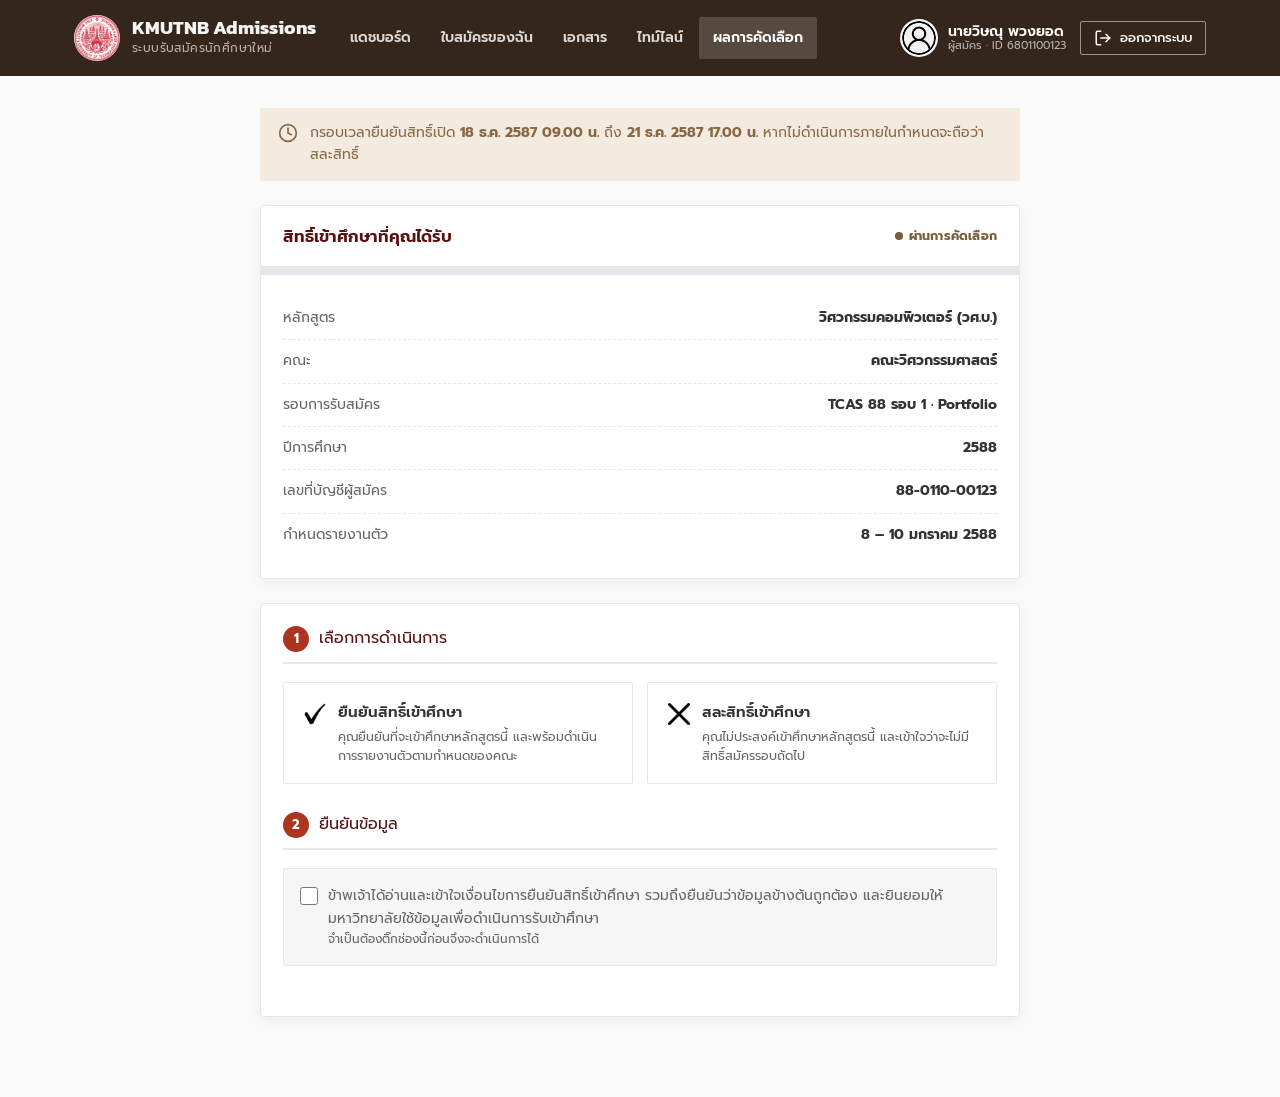
<file: confirm-offer.html>
<!DOCTYPE html>
<html lang="th">
<head>
  <meta charset="UTF-8">
  <meta name="viewport" content="width=device-width, initial-scale=1.0">
  <title>ยืนยันสิทธิ์เข้าศึกษา — KMUTNB Admissions</title>
  <link rel="preconnect" href="https://fonts.googleapis.com">
  <link href="https://fonts.googleapis.com/css2?family=Prompt:wght@400;500;600;700&family=Kanit:wght@400;500;600;700&family=Sarabun:wght@400;500;600;700&display=swap" rel="stylesheet">
  <link rel="stylesheet" href="css/reset.css">
  <link rel="stylesheet" href="css/style.css">
  <link rel="stylesheet" href="css/components.css">
  <link rel="stylesheet" href="css/forms.css">
  <link rel="stylesheet" href="css/pages.css">
</head>
<body>

  <!-- ===================== DASHBOARD HEADER ===================== -->
  <header class="dash-header">
    <div class="container">
      <a href="index.html" class="brand">
        <span class="brand__logo">
          <img src="assets/image/logo-kmutnb.png" alt="">
        </span>
        <span>
          <span class="brand__name">KMUTNB Admissions</span>
          <span class="brand__sub">ระบบรับสมัครนักศึกษาใหม่</span>
        </span>
      </a>

      <nav class="dash-nav">
        <a href="dashboard.html">แดชบอร์ด</a>
        <a href="application-form.html">ใบสมัครของฉัน</a>
        <a href="document-upload.html">เอกสาร</a>
        <a href="application-tracking.html">ไทม์ไลน์</a>
        <a href="admission-result.html" class="active">ผลการคัดเลือก</a>
      </nav>

      <div class="header-side">
        <div class="user-chip">
          <span class="user-chip__avatar">
            <img src="assets/image/user-profile.png" alt="">
          </span>
          <span class="user-chip__meta">
            <span class="user-chip__name">นายวิษณุ พวงยอด</span>
            <span class="user-chip__role">ผู้สมัคร · ID 6801100123</span>
          </span>
        </div>

        <a href="index.html" class="btn btn--outline-light btn--sm logout-btn" title="ออกจากระบบ">
          <svg viewBox="0 0 24 24" fill="none" stroke="currentColor" stroke-width="2" stroke-linecap="round" stroke-linejoin="round"><path d="M9 21H5a2 2 0 0 1-2-2V5a2 2 0 0 1 2-2h4"/><polyline points="16 17 21 12 16 7"/><line x1="21" y1="12" x2="9" y2="12"/></svg>
          ออกจากระบบ
        </a>
      </div>
    </div>
  </header>

  <!-- ===================== BODY ===================== -->
  <main class="dash-page">
    <div class="container dash-wrap">
      <div class="confirm-wrap">

        <!-- Deadline notice -->
        <div class="alert alert--warn mb-24">
          <svg viewBox="0 0 24 24" fill="none" stroke="currentColor" stroke-width="2" stroke-linecap="round" stroke-linejoin="round"><circle cx="12" cy="12" r="10"/><polyline points="12 6 12 12 16 14"/></svg>
          <span>กรอบเวลายืนยันสิทธิ์เปิด <b>18 ธ.ค. 2587 09.00 น.</b> ถึง <b>21 ธ.ค. 2587 17.00 น.</b> หากไม่ดำเนินการภายในกำหนดจะถือว่าสละสิทธิ์</span>
        </div>

        <!-- Offer detail -->
        <div class="card mb-24">
          <div class="spread card__head">
            <h2>สิทธิ์เข้าศึกษาที่คุณได้รับ</h2>
            <span class="badge badge--green">
              <span class="badge__dot"></span>ผ่านการคัดเลือก
            </span>
          </div>
          <div class="card__body">
            <div class="info-row">
              <span class="lbl">หลักสูตร</span>
              <b>วิศวกรรมคอมพิวเตอร์ (วศ.บ.)</b>
            </div>
            <div class="info-row">
              <span class="lbl">คณะ</span>
              <b>คณะวิศวกรรมศาสตร์</b>
            </div>
            <div class="info-row">
              <span class="lbl">รอบการรับสมัคร</span>
              <b>TCAS 88 รอบ 1 · Portfolio</b>
            </div>
            <div class="info-row">
              <span class="lbl">ปีการศึกษา</span>
              <b>2588</b>
            </div>
            <div class="info-row">
              <span class="lbl">เลขที่บัญชีผู้สมัคร</span>
              <b>88-0110-00123</b>
            </div>
            <div class="info-row">
              <span class="lbl">กำหนดรายงานตัว</span>
              <b>8 – 10 มกราคม 2588</b>
            </div>
          </div>
        </div>

        <!-- ===================== FORM ===================== -->
        <form class="offer-form" action="confirm-offer.html#accepted" method="get">
          <div class="card mb-24">
            <div class="card__body">

              <div class="form-section">
                <div class="form-section__title">
                  <span class="num">1</span>
                  เลือกการดำเนินการ
                </div>

                <div class="offer-actions">
                  <button type="submit" formaction="confirm-offer.html#accepted" class="offer-btn offer-btn--accept">
                    <img class="icon-img" src="assets/image/checkmark.png" alt="">
                    <span>
                      <span class="offer-btn__title">ยืนยันสิทธิ์เข้าศึกษา</span>
                      <span class="offer-btn__desc">คุณยืนยันที่จะเข้าศึกษาหลักสูตรนี้ และพร้อมดำเนินการรายงานตัวตามกำหนดของคณะ</span>
                    </span>
                  </button>

                  <button type="submit" formaction="confirm-offer.html#declined" class="offer-btn offer-btn--decline">
                    <img class="icon-img" src="assets/image/close.png" alt="">
                    <span>
                      <span class="offer-btn__title">สละสิทธิ์เข้าศึกษา</span>
                      <span class="offer-btn__desc">คุณไม่ประสงค์เข้าศึกษาหลักสูตรนี้ และเข้าใจว่าจะไม่มีสิทธิ์สมัครรอบถัดไป</span>
                    </span>
                  </button>
                </div>
              </div>

              <div class="form-section mb-0">
                <div class="form-section__title">
                  <span class="num">2</span>
                  ยืนยันข้อมูล
                </div>

                <div class="consent-box">
                  <label class="check">
                    <input type="checkbox" name="agree" value="1" required>
                    <span>
                      ข้าพเจ้าได้อ่านและเข้าใจเงื่อนไขการยืนยันสิทธิ์เข้าศึกษา รวมถึงยืนยันว่าข้อมูลข้างต้นถูกต้อง
                      และยินยอมให้มหาวิทยาลัยใช้ข้อมูลเพื่อดำเนินการรับเข้าศึกษา
                      <span class="text-xs text-gray block">จำเป็นต้องติ๊กช่องนี้ก่อนจึงจะดำเนินการได้</span>
                    </span>
                  </label>
                </div>
              </div>

            </div>
          </div>
        </form>

        <!-- ===================== ACCEPTED ===================== -->
        <section class="offer-state" id="accepted">
          <div class="success-box">
            <div class="success-icon">
              <img class="icon-img" src="assets/image/checkmark.png" alt="">
            </div>
            <h1>ยืนยันสิทธิ์เข้าศึกษาเรียบร้อย</h1>
            <p class="sub">ระบบบันทึกคำขอของคุณเรียบร้อยแล้ว และส่งอีเมลยืนยันไปที่ wisanu@gmail.com</p>

            <div class="card text-left mb-24">
              <div class="spread card__head">
                <h2>รายละเอียดการยืนยัน</h2>
                <span class="badge badge--green">
                  <span class="badge__dot"></span>ยืนยันแล้ว
                </span>
              </div>
              <div class="card__body">
                <div class="info-row">
                  <span class="lbl">สถานะสิทธิ์</span>
                  <b>ยืนยันสิทธิ์แล้ว</b>
                </div>
                <div class="info-row">
                  <span class="lbl">หลักสูตร</span>
                  <b>วิศวกรรมคอมพิวเตอร์ (วศ.บ.)</b>
                </div>
                <div class="info-row">
                  <span class="lbl">วันที่ยืนยัน</span>
                  <b>18 ธันวาคม 2587 · 09:24 น.</b>
                </div>
                <div class="info-row">
                  <span class="lbl">กำหนดรายงานตัว</span>
                  <b>8 – 10 มกราคม 2588</b>
                </div>
              </div>
            </div>

            <div class="card text-left mb-24">
              <div class="spread card__head">
                <h2>ขั้นตอนถัดไป</h2>
              </div>
              <div class="card__body" style="padding-top:8px">
                <div class="timeline">
                  <div class="timeline__item">
                    <span class="timeline__icon done">1</span>
                    <div class="timeline__title">ยืนยันสิทธิ์เข้าศึกษา</div>
                    <div class="timeline__desc">เสร็จสิ้นเมื่อ 18 ธ.ค. 2587</div>
                  </div>
                  <div class="timeline__item current">
                    <span class="timeline__icon current">2</span>
                    <div class="timeline__title">รายงานตัวเข้าศึกษา</div>
                    <div class="timeline__desc">8 – 10 ม.ค. 2588 ณ คณะวิศวกรรมศาสตร์</div>
                  </div>
                  <div class="timeline__item">
                    <span class="timeline__icon upcoming">3</span>
                    <div class="timeline__title">ลงทะเบียนเรียนและปฐมนิเทศ</div>
                    <div class="timeline__desc">ตามปฏิทินของมหาวิทยาลัย</div>
                  </div>
                </div>
              </div>
            </div>

            <div class="row row--center-wrap">
              <a href="application-tracking.html" class="btn btn--primary btn--lg">ติดตามสถานะ</a>
              <a href="dashboard.html" class="btn btn--outline btn--lg">กลับแดชบอร์ด</a>
            </div>
            <div class="mt-16">
              <a href="confirm-offer.html" class="link-more text-sm">ย้อนกลับไปเลือกใหม่</a>
            </div>
          </div>
        </section>

        <!-- ===================== DECLINED ===================== -->
        <section class="offer-state" id="declined">
          <div class="success-box">
            <div class="success-icon success-icon--warn">
              <img class="icon-img" src="assets/image/close.png" alt="">
            </div>
            <h1>บันทึกการสละสิทธิ์เรียบร้อย</h1>
            <p class="sub">ระบบได้รับการแจ้งการสละสิทธิ์ของคุณแล้ว และส่งอีเมลยืนยันไปที่ wisanu@gmail.com</p>

            <div class="card text-left mb-24">
              <div class="card__body">
                <div class="info-row">
                  <span class="lbl">สถานะสิทธิ์</span>
                  <b>สละสิทธิ์แล้ว</b>
                </div>
                <div class="info-row">
                  <span class="lbl">หลักสูตร</span>
                  <b>วิศวกรรมคอมพิวเตอร์ (วศ.บ.)</b>
                </div>
                <div class="info-row">
                  <span class="lbl">วันที่ดำเนินการ</span>
                  <b>18 ธันวาคม 2587 · 09:24 น.</b>
                </div>
              </div>
            </div>

            <div class="alert alert--warn" style="text-align:left">
              <img class="icon-img" src="assets/image/warning.png" alt="">
              <span>การสละสิทธิ์ในรอบนี้ถือเป็นการปฏิเสธสิทธิ์ในรอบการรับสมัครถัดไป หากมีข้อสงสัยกรุณาติดต่อฝ่ายทะเบียน โทร 0-2555-2000 ต่อ 1221</span>
            </div>

            <div class="row row--center-wrap mt-24">
              <a href="dashboard.html" class="btn btn--primary btn--lg">กลับแดชบอร์ด</a>
              <a href="admission-result.html" class="btn btn--outline btn--lg">ดูผลการคัดเลือก</a>
            </div>
            <div class="mt-16">
              <a href="confirm-offer.html" class="link-more text-sm">ย้อนกลับไปเลือกใหม่</a>
            </div>
          </div>
        </section>

      </div>
    </div>
  </main>

</body>
</html>
</file>
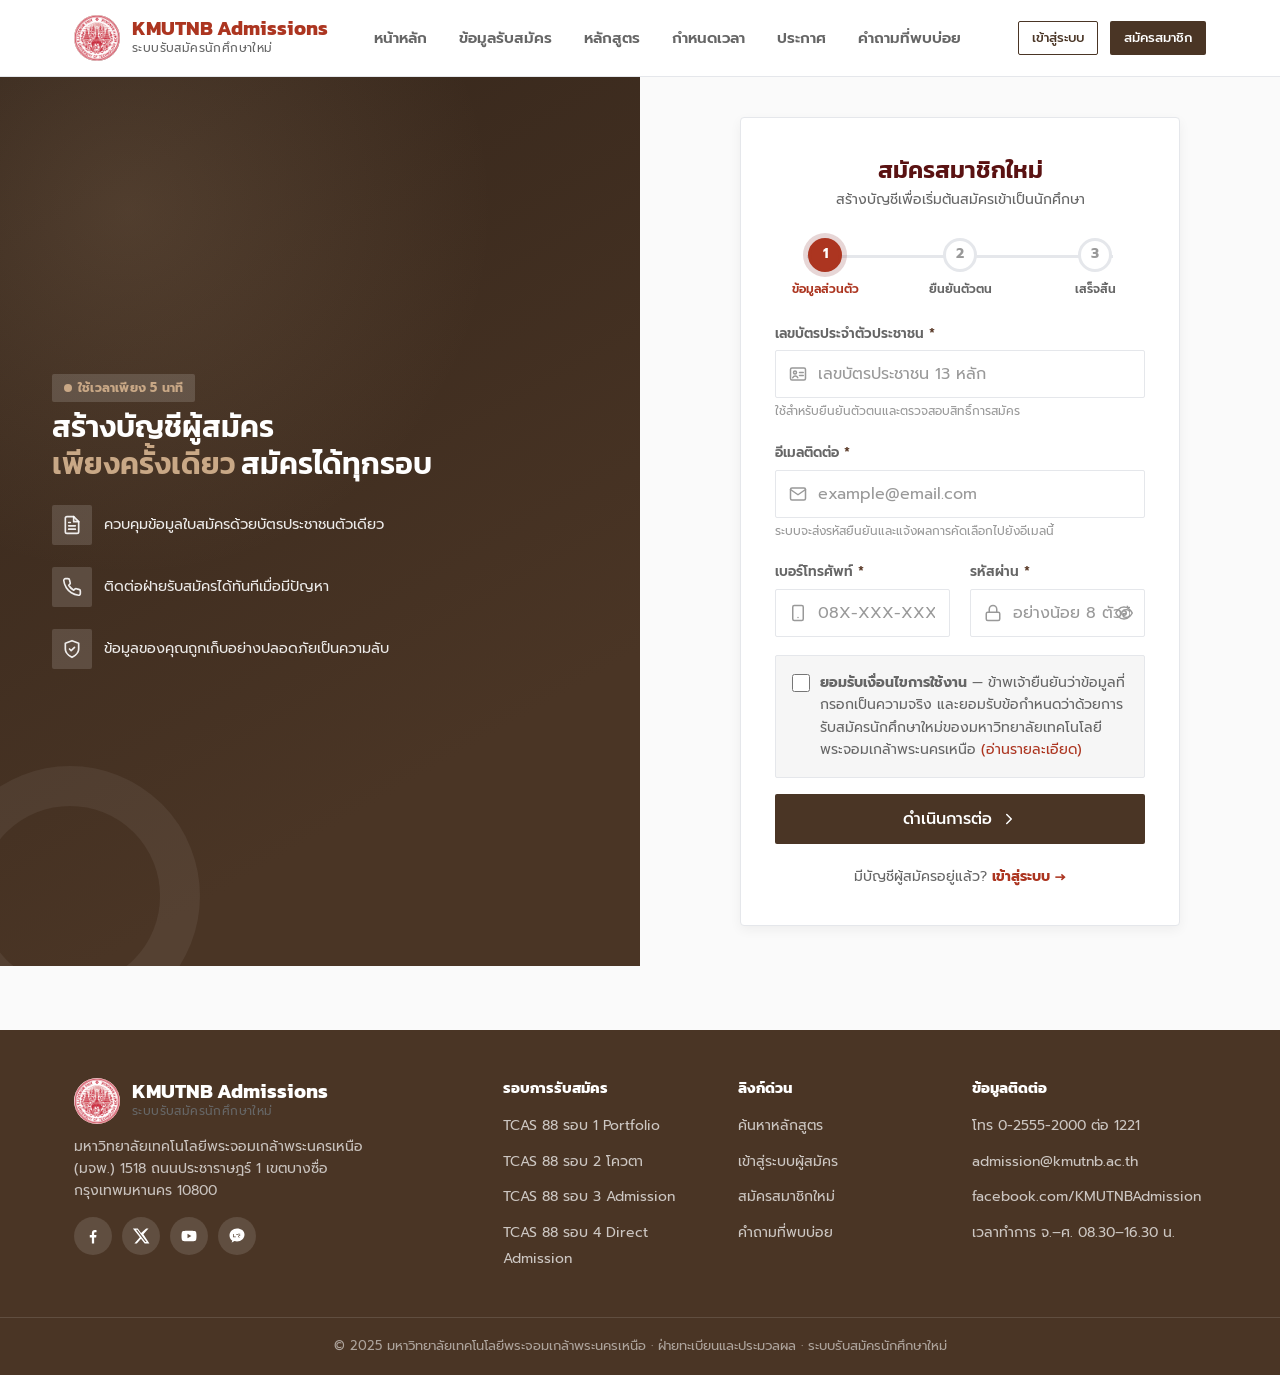
<file: create-account.html>
<!DOCTYPE html>
<html lang="th">
<head>
  <meta charset="UTF-8">
  <meta name="viewport" content="width=device-width, initial-scale=1.0">
  <title>สมัครสมาชิกใหม่ — KMUTNB Admissions</title>
  <link rel="preconnect" href="https://fonts.googleapis.com">
  <link href="https://fonts.googleapis.com/css2?family=Prompt:wght@400;500;600;700&family=Kanit:wght@400;500;600;700&family=Sarabun:wght@400;500;600;700&display=swap" rel="stylesheet">
  <link rel="stylesheet" href="css/reset.css">
  <link rel="stylesheet" href="css/style.css">
  <link rel="stylesheet" href="css/components.css">
  <link rel="stylesheet" href="css/forms.css">
  <link rel="stylesheet" href="css/pages.css">
</head>
<body>

  <!-- ===================== HEADER ===================== -->
  <header class="site-header">
    <div class="container">
      <a href="index.html" class="brand">
        <span class="brand__logo">
          <img src="assets/image/logo-kmutnb.png" alt="">
        </span>
        <span>
          <span class="brand__name">KMUTNB Admissions</span>
          <span class="brand__sub">ระบบรับสมัครนักศึกษาใหม่</span>
        </span>
      </a>

      <nav class="main-nav">
        <a href="index.html">หน้าหลัก</a>
        <a href="admission-info.html">ข้อมูลรับสมัคร</a>
        <a href="programs.html">หลักสูตร</a>
        <a href="admission-info.html#schedule">กำหนดเวลา</a>
        <a href="admission-info.html#news">ประกาศ</a>
        <a href="index.html#faq">คำถามที่พบบ่อย</a>
      </nav>

      <div class="row header-actions">
        <a href="login.html" class="btn btn--outline btn--sm">เข้าสู่ระบบ</a>
        <a href="create-account.html" class="btn btn--primary btn--sm">สมัครสมาชิก</a>
      </div>
    </div>
  </header>

  <!-- ===================== AUTH SPLIT ===================== -->
  <main class="auth">

    <section class="auth__side">
      <div>
        <span class="badge badge--auth">
          <span class="badge__dot"></span>
          ใช้เวลาเพียง 5 นาที
        </span>
        <h1>สร้างบัญชีผู้สมัคร<br><span>เพียงครั้งเดียว</span> สมัครได้ทุกรอบ</h1>
      </div>

      <div class="row auth__side-feat">
        <span class="feat-ic">
          <svg viewBox="0 0 24 24" fill="none" stroke="currentColor" stroke-width="2" stroke-linecap="round" stroke-linejoin="round"><path d="M14 2H6a2 2 0 0 0-2 2v16a2 2 0 0 0 2 2h12a2 2 0 0 0 2-2V8z"/><path d="M14 2v6h6"/><path d="M16 13H8M16 17H8M10 9H8"/></svg>
        </span>
        <span>ควบคุมข้อมูลใบสมัครด้วยบัตรประชาชนตัวเดียว</span>
      </div>
      <div class="row auth__side-feat">
        <span class="feat-ic">
          <svg viewBox="0 0 24 24" fill="none" stroke="currentColor" stroke-width="2" stroke-linecap="round" stroke-linejoin="round"><path d="M22 16.92v3a2 2 0 0 1-2.18 2 19.79 19.79 0 0 1-8.63-3.07 19.5 19.5 0 0 1-6-6 19.79 19.79 0 0 1-3.07-8.67A2 2 0 0 1 4.11 2h3a2 2 0 0 1 2 1.72c.13.96.36 1.9.7 2.81a2 2 0 0 1-.45 2.11L8.09 9.91a16 16 0 0 0 6 6l1.27-1.27a2 2 0 0 1 2.11-.45c.91.34 1.85.57 2.81.7A2 2 0 0 1 22 16.92z"/></svg>
        </span>
        <span>ติดต่อฝ่ายรับสมัครได้ทันทีเมื่อมีปัญหา</span>
      </div>
      <div class="row auth__side-feat">
        <span class="feat-ic">
          <svg viewBox="0 0 24 24" fill="none" stroke="currentColor" stroke-width="2" stroke-linecap="round" stroke-linejoin="round"><path d="M12 22s8-4 8-10V5l-8-3-8 3v7c0 6 8 10 8 10z"/><path d="M9 12l2 2 4-4"/></svg>
        </span>
        <span>ข้อมูลของคุณถูกเก็บอย่างปลอดภัยเป็นความลับ</span>
      </div>
    </section>

    <section class="auth__panel">
      <div class="auth__box">
        <div class="auth__box-title">
          <h2>สมัครสมาชิกใหม่</h2>
          <p>สร้างบัญชีเพื่อเริ่มต้นสมัครเข้าเป็นนักศึกษา</p>
        </div>

        <!-- Stepper: 3 ขั้น -->
        <div class="stepper mb-24">
          <div class="stepper__step current">
            <span class="stepper__dot">1</span>
            <span class="stepper__label">ข้อมูลส่วนตัว</span>
          </div>
          <div class="stepper__step">
            <span class="stepper__dot">2</span>
            <span class="stepper__label">ยืนยันตัวตน</span>
          </div>
          <div class="stepper__step">
            <span class="stepper__dot">3</span>
            <span class="stepper__label">เสร็จสิ้น</span>
          </div>
        </div>

        <form action="dashboard.html" method="get">
          <div class="field">
            <label class="field__label" for="nationid">เลขบัตรประจำตัวประชาชน <span class="req">*</span></label>
            <div class="input-group">
              <svg viewBox="0 0 24 24" fill="none" stroke="currentColor" stroke-width="2" stroke-linecap="round" stroke-linejoin="round"><rect x="2" y="4" width="20" height="16" rx="2"/><circle cx="8" cy="10" r="2"/><path d="M5 17c.7-1.7 2-2.5 3.5-2.5S11 15.3 11.7 17"/><path d="M14 10h5M14 14h5"/></svg>
              <input class="input" type="text" id="nationid" placeholder="เลขบัตรประชาชน 13 หลัก" inputmode="numeric" pattern="[0-9]{13}" minlength="13" maxlength="13" title="กรอกเลขบัตรประชาชน 13 หลัก (ตัวเลขล้วน ไม่ต้องใส่ขีด)" required>
            </div>
            <span class="field__hint">ใช้สำหรับยืนยันตัวตนและตรวจสอบสิทธิ์การสมัคร</span>
          </div>

          <div class="field">
            <label class="field__label" for="cemail">อีเมลติดต่อ <span class="req">*</span></label>
            <div class="input-group">
              <svg viewBox="0 0 24 24" fill="none" stroke="currentColor" stroke-width="2" stroke-linecap="round" stroke-linejoin="round"><path d="M4 4h16c1.1 0 2 .9 2 2v12c0 1.1-.9 2-2 2H4c-1.1 0-2-.9-2-2V6c0-1.1.9-2 2-2z"/><polyline points="22,6 12,13 2,6"/></svg>
              <input class="input" type="email" id="cemail" placeholder="example@email.com" autocomplete="email" maxlength="254" pattern="[A-Za-z0-9._%+\-]+@[A-Za-z0-9.\-]+\.[A-Za-z]{2,}" title="กรอกอีเมลที่ถูกต้อง เช่น name@example.com" required>
            </div>
            <span class="field__hint">ระบบจะส่งรหัสยืนยันและแจ้งผลการคัดเลือกไปยังอีเมลนี้</span>
          </div>

          <div class="form-grid">
            <div class="field">
              <label class="field__label" for="phone">เบอร์โทรศัพท์ <span class="req">*</span></label>
              <div class="input-group">
                <svg viewBox="0 0 24 24" fill="none" stroke="currentColor" stroke-width="2" stroke-linecap="round" stroke-linejoin="round"><rect x="5" y="2" width="14" height="20" rx="2"/><line x1="12" y1="18" x2="12.01" y2="18"/></svg>
                <input class="input" type="tel" id="phone" placeholder="08X-XXX-XXXX" inputmode="tel" pattern="0[0-9]{9}" maxlength="10" title="กรอกเบอร์โทรศัพท์ 10 หลักขึ้นต้นด้วย 0 เช่น 0812345678 (ตัวเลขล้วน)" required>
              </div>
            </div>
            <div class="field">
              <label class="field__label" for="cpassword">รหัสผ่าน <span class="req">*</span></label>
              <div class="input-group">
                <svg viewBox="0 0 24 24" fill="none" stroke="currentColor" stroke-width="2" stroke-linecap="round" stroke-linejoin="round"><rect x="3" y="11" width="18" height="11" rx="2"/><path d="M7 11V7a5 5 0 0 1 10 0v4"/></svg>
                <input class="input" type="password" id="cpassword" placeholder="อย่างน้อย 8 ตัวอักษร" autocomplete="new-password" minlength="8" maxlength="64" title="รหัสผ่านต้องมีอย่างน้อย 8 ตัวอักษร" required>
                <svg class="eye" viewBox="0 0 24 24" fill="none" stroke="currentColor" stroke-width="2" stroke-linecap="round" stroke-linejoin="round"><path d="M1 12s4-8 11-8 11 8 11 8-4 8-11 8-11-8-11-8z"/><circle cx="12" cy="12" r="3"/></svg>
              </div>
            </div>
          </div>

          <div class="consent-box mb-16">
            <label class="check">
              <input type="checkbox" required>
              <span><b>ยอมรับเงื่อนไขการใช้งาน</b> — ข้าพเจ้ายืนยันว่าข้อมูลที่กรอกเป็นความจริง และยอมรับข้อกำหนดว่าด้วยการรับสมัครนักศึกษาใหม่ของมหาวิทยาลัยเทคโนโลยีพระจอมเกล้าพระนครเหนือ <a href="#" class="text-maroon">(อ่านรายละเอียด)</a></span>
            </label>
          </div>

          <button type="submit" class="btn btn--primary btn--block btn--lg">
            ดำเนินการต่อ
            <svg viewBox="0 0 24 24" fill="none" stroke="currentColor" stroke-width="2" stroke-linecap="round" stroke-linejoin="round"><polyline points="9 18 15 12 9 6"/></svg>
          </button>
        </form>

        <div class="auth__foot">
          มีบัญชีผู้สมัครอยู่แล้ว?
          <a href="login.html">เข้าสู่ระบบ →</a>
        </div>
      </div>
    </section>
  </main>

  <!-- ===================== FOOTER ===================== -->
  <footer class="site-footer">
    <div class="site-footer__top">
      <div class="container footer-grid">
        <div class="footer-brand">
          <a href="index.html" class="brand">
            <span class="brand__logo">
              <img src="assets/image/logo-kmutnb.png" alt="">
            </span>
            <span>
              <span class="brand__name">KMUTNB Admissions</span>
              <span class="brand__sub">ระบบรับสมัครนักศึกษาใหม่</span>
            </span>
          </a>
          <p class="footer-brand__desc">
            มหาวิทยาลัยเทคโนโลยีพระจอมเกล้าพระนครเหนือ (มจพ.) 1518 ถนนประชาราษฎร์ 1 เขตบางซื่อ กรุงเทพมหานคร 10800
          </p>
          <div class="social-links">
            <a href="#" aria-label="Facebook"><svg viewBox="0 0 24 24" fill="currentColor"><path d="M13.5 22v-8h2.7l.4-3.2h-3.1V8.7c0-.9.3-1.6 1.7-1.6h1.5V4.2c-.3 0-1.2-.1-2.3-.1-2.3 0-3.9 1.4-3.9 4v2.7H7.7V14h2.8v8h3z"/></svg></a>
            <a href="#" aria-label="X"><svg viewBox="0 0 24 24" fill="currentColor"><path d="M18.9 2H22l-6.8 7.8L23.2 22h-6.3l-4.9-6.4L6.4 22H3.2l7.3-8.3L1.2 2h6.5l4.4 5.9L18.9 2zm-1.1 18h1.7L7.1 3.7H5.3L17.8 20z"/></svg></a>
            <a href="#" aria-label="YouTube"><svg viewBox="0 0 24 24" fill="currentColor"><path d="M21.6 7.2a2.5 2.5 0 0 0-1.8-1.8C18.3 5 12 5 12 5s-6.3 0-7.8.4A2.5 2.5 0 0 0 2.4 7.2 26 26 0 0 0 2 12a26 26 0 0 0 .4 4.8 2.5 2.5 0 0 0 1.8 1.8C5.7 19 12 19 12 19s6.3 0 7.8-.4a2.5 2.5 0 0 0 1.8-1.8A26 26 0 0 0 22 12a26 26 0 0 0-.4-4.8zM10 15V9l5.2 3z"/></svg></a>
            <a href="#" aria-label="Line"><svg viewBox="0 0 24 24" fill="currentColor"><path d="M12 2C6.5 2 2 6.2 2 11.3c0 2.8 1.5 5.4 3.8 7-.3.9-.9 2-1 2.2-.1.2.1.4.3.3 1.2-.5 2.6-1.3 3.4-2 1.2.3 2.4.5 3.5.5 5.5 0 10-4.2 10-9.3S17.5 2 12 2zm-2 11.7H7.1c-.2 0-.4-.2-.4-.4V9.6c0-.2.2-.4.4-.4h.2c.2 0 .4.2.4.4v3h2.3c.2 0 .4.2.4.4v.3c0 .2-.2.4-.4.4zm4.3 0h-.2c-.2 0-.4-.2-.4-.4v-3H11.4c-.2 0-.4-.2-.4-.4v-.3c0-.1.1-.4.4-.4h2.9c.2 0 .4.2.4.4v3.7h.2c.2 0 .4.2.4.4v.2c0 .1-.3.4-.4.4zm1.7-3.7h-2.3c-.2 0-.4-.2-.4-.4v-.3c0-.2.2-.3.4-.3h2.3c.2 0 .4.2.3.3v.3c0 .2-.1.4-.3.4zm0 1.5h-2.3c-.2 0-.3-.2-.3-.4v-.3c0-.2.1-.3.3-.3h2.3c.2 0 .4.1.4.3v.3c0 .2-.2.4-.4.4z"/></svg></a>
          </div>
        </div>

        <div class="footer-col">
          <h4>รอบการรับสมัคร</h4>
          <ul>
            <li><a href="admission-info.html">TCAS 88 รอบ 1 Portfolio</a></li>
            <li><a href="admission-info.html">TCAS 88 รอบ 2 โควตา</a></li>
            <li><a href="admission-info.html">TCAS 88 รอบ 3 Admission</a></li>
            <li><a href="admission-info.html">TCAS 88 รอบ 4 Direct Admission</a></li>
          </ul>
        </div>

        <div class="footer-col">
          <h4>ลิงก์ด่วน</h4>
          <ul>
            <li><a href="programs.html">ค้นหาหลักสูตร</a></li>
            <li><a href="login.html">เข้าสู่ระบบผู้สมัคร</a></li>
            <li><a href="create-account.html">สมัครสมาชิกใหม่</a></li>
            <li><a href="index.html#faq">คำถามที่พบบ่อย</a></li>
          </ul>
        </div>

        <div class="footer-col">
          <h4>ข้อมูลติดต่อ</h4>
          <ul>
            <li><a href="#">โทร 0-2555-2000 ต่อ 1221</a></li>
            <li><a href="#">admission@kmutnb.ac.th</a></li>
            <li><a href="#">facebook.com/KMUTNBAdmission</a></li>
            <li><a href="#">เวลาทำการ จ.–ศ. 08.30–16.30 น.</a></li>
          </ul>
        </div>
      </div>
    </div>
    <div class="site-footer__bottom">
      <div class="container">
        © 2025 มหาวิทยาลัยเทคโนโลยีพระจอมเกล้าพระนครเหนือ · ฝ่ายทะเบียนและประมวลผล · ระบบรับสมัครนักศึกษาใหม่
      </div>
    </div>
  </footer>

</body>
</html>
</file>
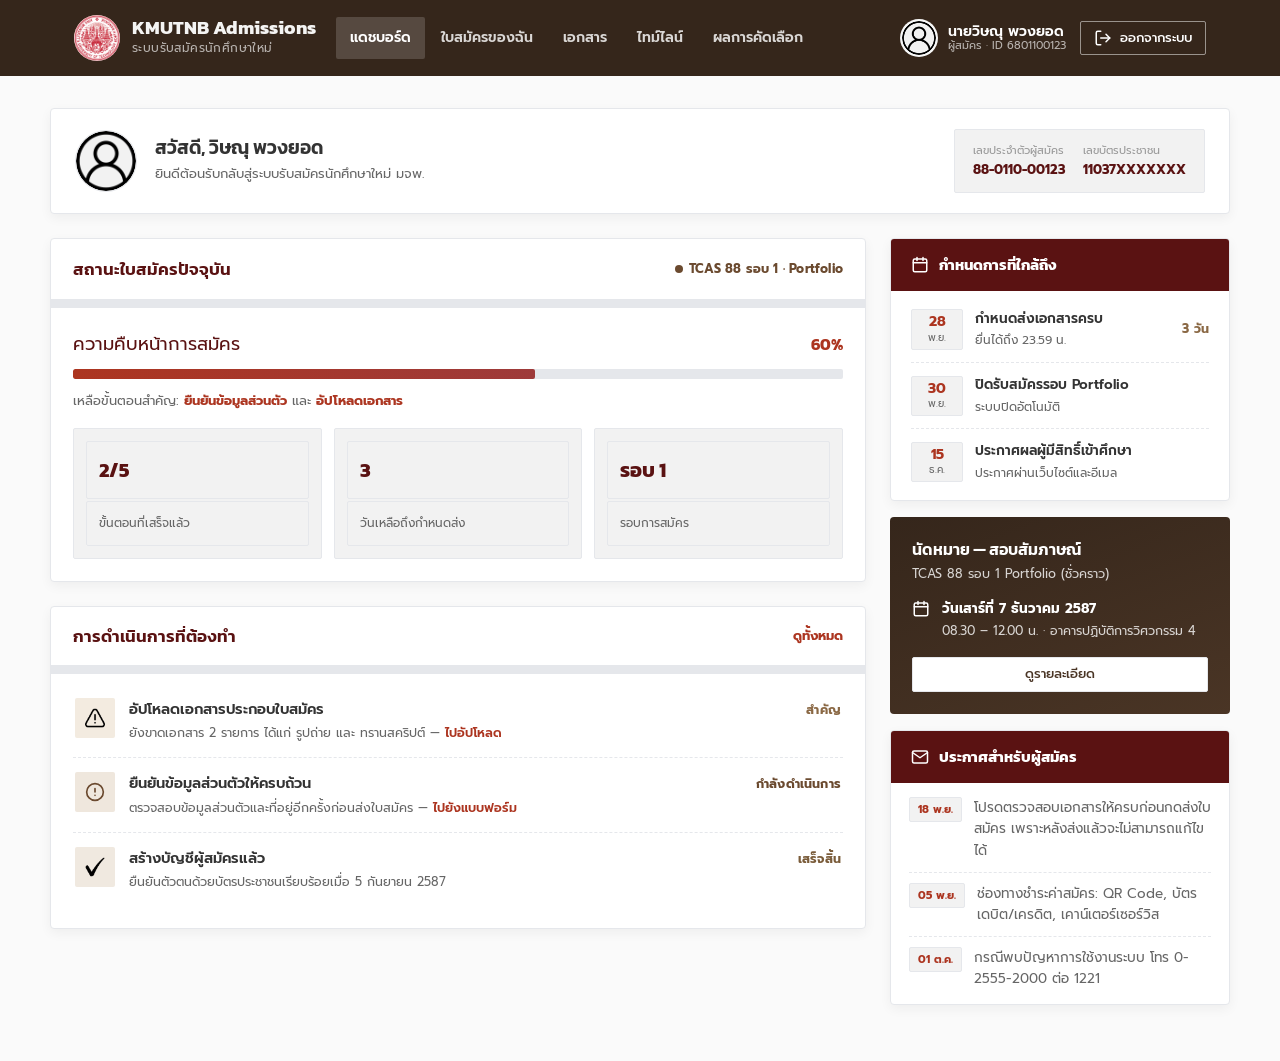
<file: dashboard.html>
<!DOCTYPE html>
<html lang="th">
<head>
  <meta charset="UTF-8">
  <meta name="viewport" content="width=device-width, initial-scale=1.0">
  <title>แดชบอร์ดผู้สมัคร — KMUTNB Admissions</title>
  <link rel="preconnect" href="https://fonts.googleapis.com">
  <link href="https://fonts.googleapis.com/css2?family=Prompt:wght@400;500;600;700&family=Kanit:wght@400;500;600;700&family=Sarabun:wght@400;500;600;700&display=swap" rel="stylesheet">
  <link rel="stylesheet" href="css/reset.css">
  <link rel="stylesheet" href="css/style.css">
  <link rel="stylesheet" href="css/components.css">
  <link rel="stylesheet" href="css/forms.css">
  <link rel="stylesheet" href="css/pages.css">
</head>
<body>

  <!-- ===================== DASHBOARD HEADER ===================== -->
  <header class="dash-header">
    <div class="container">
      <a href="index.html" class="brand">
        <span class="brand__logo">
          <img src="assets/image/logo-kmutnb.png" alt="">
        </span>
        <span>
          <span class="brand__name">KMUTNB Admissions</span>
          <span class="brand__sub">ระบบรับสมัครนักศึกษาใหม่</span>
        </span>
      </a>

      <nav class="dash-nav">
        <a href="dashboard.html" class="active">แดชบอร์ด</a>
        <a href="application-form.html">ใบสมัครของฉัน</a>
        <a href="document-upload.html">เอกสาร</a>
        <a href="application-tracking.html">ไทม์ไลน์</a>
        <a href="admission-result.html">ผลการคัดเลือก</a>
      </nav>

      <div class="header-side">
        <div class="user-chip">
          <span class="user-chip__avatar">
            <img src="assets/image/user-profile.png" alt="">
          </span>
          <span class="user-chip__meta">
            <span class="user-chip__name">นายวิษณุ พวงยอด</span>
            <span class="user-chip__role">ผู้สมัคร · ID 6801100123</span>
          </span>
        </div>

        <a href="index.html" class="btn btn--outline-light btn--sm logout-btn" title="ออกจากระบบ">
          <svg viewBox="0 0 24 24" fill="none" stroke="currentColor" stroke-width="2" stroke-linecap="round" stroke-linejoin="round"><path d="M9 21H5a2 2 0 0 1-2-2V5a2 2 0 0 1 2-2h4"/><polyline points="16 17 21 12 16 7"/><line x1="21" y1="12" x2="9" y2="12"/></svg>
          ออกจากระบบ
        </a>
      </div>
    </div>
  </header>

  <!-- ===================== PAGE BODY ===================== -->
  <main class="dash-page">
    <div class="container dash-wrap">

      <!-- User strip -->
      <div class="user-strip">
        <div class="user-strip__avatar">
          <img src="assets/image/user-profile.png" alt="">
        </div>
        <div>
          <h2>สวัสดี, วิษณุ พวงยอด</h2>
          <span class="uid">ยินดีต้อนรับกลับสู่ระบบรับสมัครนักศึกษาใหม่ มจพ.</span>
        </div>
        <div class="ids">
          <div><span class="lbl">เลขประจำตัวผู้สมัคร</span><b>88-0110-00123</b></div>
          <div><span class="lbl">เลขบัตรประชาชน</span><b>11037XXXXXXX</b></div>
        </div>
      </div>

      <div class="dash-grid">

        <!-- LEFT COLUMN -->
        <div>

          <!-- Status card -->
          <div class="card status-card mb-24">
            <div class="spread card__head">
              <h2>สถานะใบสมัครปัจจุบัน</h2>
              <span class="badge badge--blue">
                <span class="badge__dot"></span>TCAS 88 รอบ 1 · Portfolio
              </span>
            </div>
            <div class="card__body">
              <div class="status-top">
                <span class="status-title">ความคืบหน้าการสมัคร</span>
                <b style="color:var(--color-primary);font-family:var(--font-heading)">60%</b>
              </div>
              <div class="progress">
                <div class="progress__fill" style="width:60%"></div>
              </div>
              <p class="text-sm text-gray mt-12">
                เหลือขั้นตอนสำคัญ: <b class="text-maroon">ยืนยันข้อมูลส่วนตัว</b> และ <b class="text-maroon">อัปโหลดเอกสาร</b>
              </p>
              <div class="status-meta">
                <div>
                  <div class="num">2/5</div>
                  <div class="lbl">ขั้นตอนที่เสร็จแล้ว</div>
                </div>
                <div>
                  <div class="num">3</div>
                  <div class="lbl">วันเหลือถึงกำหนดส่ง</div>
                </div>
                <div>
                  <div class="num">รอบ 1</div>
                  <div class="lbl">รอบการสมัคร</div>
                </div>
              </div>
            </div>
          </div>

          <!-- Required actions -->
          <div class="card mb-24">
            <div class="spread card__head">
              <h2>การดำเนินการที่ต้องทำ</h2>
              <a href="application-tracking.html" class="link-more text-sm">ดูทั้งหมด</a>
            </div>
            <div class="card__body" style="padding-top:10px">
              <div class="action-list">
                <div class="action-item">
                  <span class="action-item__icon warn">
                    <img class="icon-img" src="assets/image/warning.png" alt="">
                  </span>
                  <div class="action-item__body">
                    <div class="action-item__title">อัปโหลดเอกสารประกอบใบสมัคร</div>
                    <div class="action-item__sub">ยังขาดเอกสาร 2 รายการ ได้แก่ รูปถ่าย และ ทรานสคริปต์ — <a href="document-upload.html">ไปอัปโหลด</a></div>
                  </div>
                  <span class="badge badge--yellow">สำคัญ</span>
                </div>

                <div class="action-item">
                  <span class="action-item__icon info">
                    <svg viewBox="0 0 24 24" fill="none" stroke="currentColor" stroke-width="2" stroke-linecap="round" stroke-linejoin="round"><circle cx="12" cy="12" r="10"/><line x1="12" y1="8" x2="12" y2="12"/><line x1="12" y1="16" x2="12.01" y2="16"/></svg>
                  </span>
                  <div class="action-item__body">
                    <div class="action-item__title">ยืนยันข้อมูลส่วนตัวให้ครบถ้วน</div>
                    <div class="action-item__sub">ตรวจสอบข้อมูลส่วนตัวและที่อยู่อีกครั้งก่อนส่งใบสมัคร — <a href="application-form.html">ไปยังแบบฟอร์ม</a></div>
                  </div>
                  <span class="badge badge--blue">กำลังดำเนินการ</span>
                </div>

                <div class="action-item">
                  <span class="action-item__icon ok">
                    <img class="icon-img" src="assets/image/checkmark.png" alt="">
                  </span>
                  <div class="action-item__body">
                    <div class="action-item__title">สร้างบัญชีผู้สมัครแล้ว</div>
                    <div class="action-item__sub">ยืนยันตัวตนด้วยบัตรประชาชนเรียบร้อยเมื่อ 5 กันยายน 2587</div>
                  </div>
                  <span class="badge badge--green">เสร็จสิ้น</span>
                </div>
              </div>
            </div>
          </div>

        </div>

        <!-- RIGHT COLUMN -->
        <aside>

          <!-- Deadlines -->
          <div class="widget mb-16">
            <div class="widget__head">
              <svg viewBox="0 0 24 24" fill="none" stroke="currentColor" stroke-width="2" stroke-linecap="round"><rect x="3" y="4" width="18" height="17" rx="2"/><path d="M8 2v4M16 2v4M3 9h18"/></svg>
              <h3>กำหนดการที่ใกล้ถึง</h3>
            </div>
            <div class="widget__body widget__body--deadline">
              <div class="row deadline-row">
                <span class="date-chip"><b>28</b><span>พ.ย.</span></span>
                <span><span class="t">กำหนดส่งเอกสารครบ</span><br><span class="s">ยื่นได้ถึง 23.59 น.</span></span>
                <span class="badge badge--yellow ml-auto">3 วัน</span>
              </div>
              <div class="row deadline-row">
                <span class="date-chip"><b>30</b><span>พ.ย.</span></span>
                <span><span class="t">ปิดรับสมัครรอบ Portfolio</span><br><span class="s">ระบบปิดอัตโนมัติ</span></span>
              </div>
              <div class="row deadline-row">
                <span class="date-chip"><b>15</b><span>ธ.ค.</span></span>
                <span><span class="t">ประกาศผลผู้มีสิทธิ์เข้าศึกษา</span><br><span class="s">ประกาศผ่านเว็บไซต์และอีเมล</span></span>
              </div>
            </div>
          </div>

          <!-- Interview schedule -->
          <div class="brand-panel interview-card mb-16">
            <h3>นัดหมาย — สอบสัมภาษณ์</h3>
            <p class="sub">TCAS 88 รอบ 1 Portfolio (ชั่วคราว)</p>
            <div class="iv-detail">
              <svg viewBox="0 0 24 24" fill="none" stroke="currentColor" stroke-width="2" stroke-linecap="round"><rect x="3" y="4" width="18" height="17" rx="2"/><path d="M8 2v4M16 2v4M3 9h18"/></svg>
              <div>
                <b>วันเสาร์ที่ 7 ธันวาคม 2587</b><br>
                <span style="font-size:12.5px;color:rgba(255,255,255,0.8)">08.30 – 12.00 น. · อาคารปฏิบัติการวิศวกรรม 4</span>
              </div>
            </div>
            <a href="admission-info.html" class="btn btn--white btn--sm btn--block mt-16">ดูรายละเอียด</a>
          </div>

          <!-- Announcements -->
          <div class="widget">
            <div class="widget__head">
              <svg viewBox="0 0 24 24" fill="none" stroke="currentColor" stroke-width="2" stroke-linecap="round" stroke-linejoin="round"><path d="M22 6c0-1.1-.9-2-2-2H4c-1.1 0-2 .9-2 2v12c0 1.1.9 2 2 2h16c1.1 0 2-.9 2-2V6z"/><path d="M22 6l-10 7L2 6"/></svg>
              <h3>ประกาศสำหรับผู้สมัคร</h3>
            </div>
            <div class="widget__body widget__body--announcement">
              <div class="ann-row">
                <span class="ann-date">18 พ.ย.</span>
                <span class="ann-text">โปรดตรวจสอบเอกสารให้ครบก่อนกดส่งใบสมัคร เพราะหลังส่งแล้วจะไม่สามารถแก้ไขได้</span>
              </div>
              <div class="ann-row">
                <span class="ann-date">05 พ.ย.</span>
                <span class="ann-text">ช่องทางชำระค่าสมัคร: QR Code, บัตรเดบิต/เครดิต, เคาน์เตอร์เซอร์วิส</span>
              </div>
              <div class="ann-row">
                <span class="ann-date">01 ต.ค.</span>
                <span class="ann-text">กรณีพบปัญหาการใช้งานระบบ โทร 0-2555-2000 ต่อ 1221</span>
              </div>
            </div>
          </div>

        </aside>
      </div>
    </div>
  </main>

</body>
</html>
</file>
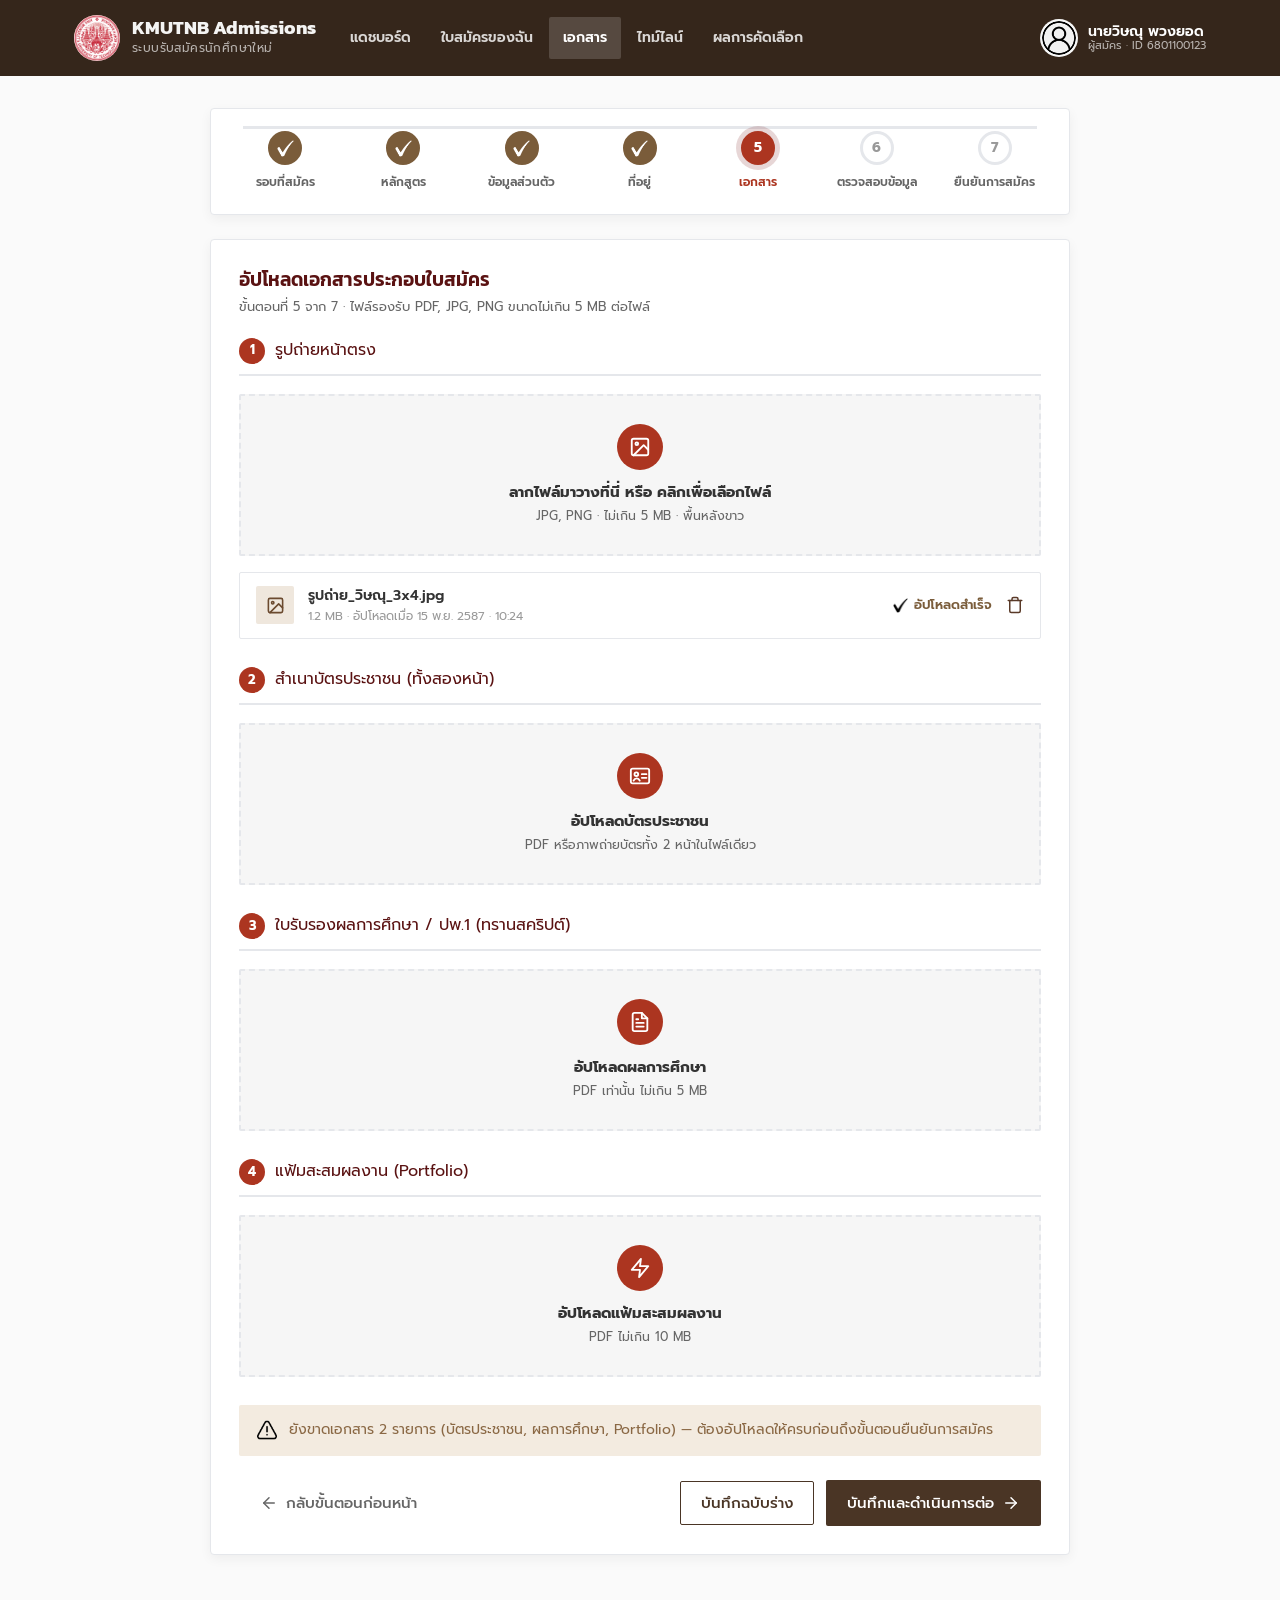
<file: document-upload.html>
<!DOCTYPE html>
<html lang="th">
<head>
  <meta charset="UTF-8">
  <meta name="viewport" content="width=device-width, initial-scale=1.0">
  <title>อัปโหลดเอกสาร — ขั้นตอนที่ 5 | KMUTNB Admissions</title>
  <link rel="preconnect" href="https://fonts.googleapis.com">
  <link href="https://fonts.googleapis.com/css2?family=Prompt:wght@400;500;600;700&family=Kanit:wght@400;500;600;700&family=Sarabun:wght@400;500;600;700&display=swap" rel="stylesheet">
  <link rel="stylesheet" href="css/reset.css">
  <link rel="stylesheet" href="css/style.css">
  <link rel="stylesheet" href="css/components.css">
  <link rel="stylesheet" href="css/forms.css">
  <link rel="stylesheet" href="css/pages.css">
</head>
<body>

  <!-- ===================== DASHBOARD HEADER ===================== -->
  <header class="dash-header">
    <div class="container">
      <a href="index.html" class="brand">
        <span class="brand__logo">
          <img src="assets/image/logo-kmutnb.png" alt="">
        </span>
        <span>
          <span class="brand__name">KMUTNB Admissions</span>
          <span class="brand__sub">ระบบรับสมัครนักศึกษาใหม่</span>
        </span>
      </a>

      <nav class="dash-nav">
        <a href="dashboard.html">แดชบอร์ด</a>
        <a href="application-form.html">ใบสมัครของฉัน</a>
        <a href="document-upload.html" class="active">เอกสาร</a>
        <a href="application-tracking.html">ไทม์ไลน์</a>
        <a href="admission-result.html">ผลการคัดเลือก</a>
      </nav>

      <div class="user-chip">
        <span class="user-chip__avatar">
          <img src="assets/image/user-profile.png" alt="">
        </span>
        <span class="user-chip__meta">
          <span class="user-chip__name">นายวิษณุ พวงยอด</span>
          <span class="user-chip__role">ผู้สมัคร · ID 6801100123</span>
        </span>
      </div>
    </div>
  </header>

  <!-- ===================== FORM SHELL ===================== -->
  <main>
    <div class="container form-shell">

      <!-- Stepper 7 ขั้น -->
      <div class="stepper">
        <div class="stepper__step done">
          <span class="stepper__dot"><img class="icon-img icon-img--light" src="assets/image/checkmark.png" alt=""></span>
          <span class="stepper__label">รอบที่สมัคร</span>
        </div>
        <div class="stepper__step done">
          <span class="stepper__dot"><img class="icon-img icon-img--light" src="assets/image/checkmark.png" alt=""></span>
          <span class="stepper__label">หลักสูตร</span>
        </div>
        <div class="stepper__step done">
          <span class="stepper__dot"><img class="icon-img icon-img--light" src="assets/image/checkmark.png" alt=""></span>
          <span class="stepper__label">ข้อมูลส่วนตัว</span>
        </div>
        <div class="stepper__step done">
          <span class="stepper__dot"><img class="icon-img icon-img--light" src="assets/image/checkmark.png" alt=""></span>
          <span class="stepper__label">ที่อยู่</span>
        </div>
        <div class="stepper__step current">
          <span class="stepper__dot">5</span>
          <span class="stepper__label">เอกสาร</span>
        </div>
        <div class="stepper__step">
          <span class="stepper__dot">6</span>
          <span class="stepper__label">ตรวจสอบข้อมูล</span>
        </div>
        <div class="stepper__step">
          <span class="stepper__dot">7</span>
          <span class="stepper__label">ยืนยันการสมัคร</span>
        </div>
      </div>

      <div class="form-card">
        <h2>อัปโหลดเอกสารประกอบใบสมัคร</h2>
        <p class="form-card__sub">
          ขั้นตอนที่ 5 จาก 7 · ไฟล์รองรับ PDF, JPG, PNG ขนาดไม่เกิน 5 MB ต่อไฟล์
        </p>

        <div class="form-section">
          <div class="form-section__title">
            <span class="num">1</span>
            รูปถ่ายหน้าตรง
          </div>

          <div class="upload-zone mb-16">
            <div class="upload-zone__icon">
              <svg viewBox="0 0 24 24" fill="none" stroke="currentColor" stroke-width="2" stroke-linecap="round" stroke-linejoin="round"><rect x="3" y="3" width="18" height="18" rx="2"/><circle cx="8.5" cy="8.5" r="1.5"/><polyline points="21 15 16 10 5 21"/></svg>
            </div>
            <div class="upload-zone__title">ลากไฟล์มาวางที่นี่ หรือ คลิกเพื่อเลือกไฟล์</div>
            <div class="upload-zone__sub">JPG, PNG · ไม่เกิน 5 MB · พื้นหลังขาว</div>
          </div>

          <div class="file-row">
            <span class="file-row__icon">
              <svg viewBox="0 0 24 24" fill="none" stroke="currentColor" stroke-width="2" stroke-linecap="round" stroke-linejoin="round"><rect x="3" y="3" width="18" height="18" rx="2"/><circle cx="8.5" cy="8.5" r="1.5"/><polyline points="21 15 16 10 5 21"/></svg>
            </span>
            <div>
              <div class="file-row__name">รูปถ่าย_วิษณุ_3x4.jpg</div>
              <div class="file-row__size">1.2 MB · อัปโหลดเมื่อ 15 พ.ย. 2587 · 10:24</div>
            </div>
            <span class="file-row__ok">
              <img class="icon-img" src="assets/image/checkmark.png" alt="">
              อัปโหลดสำเร็จ
            </span>
            <button class="file-row__del" aria-label="ลบไฟล์">
              <svg viewBox="0 0 24 24" fill="none" stroke="currentColor" stroke-width="2" stroke-linecap="round" stroke-linejoin="round"><polyline points="3 6 5 6 21 6"/><path d="M19 6v14a2 2 0 0 1-2 2H7a2 2 0 0 1-2-2V6m3 0V4a2 2 0 0 1 2-2h4a2 2 0 0 1 2 2v2"/></svg>
            </button>
          </div>
        </div>

        <div class="form-section">
          <div class="form-section__title">
            <span class="num">2</span>
            สำเนาบัตรประชาชน (ทั้งสองหน้า)
          </div>

          <div class="upload-zone mb-16">
            <div class="upload-zone__icon">
              <svg viewBox="0 0 24 24" fill="none" stroke="currentColor" stroke-width="2" stroke-linecap="round" stroke-linejoin="round"><rect x="2" y="4" width="20" height="16" rx="2"/><circle cx="8" cy="10" r="2"/><path d="M5 17c.7-1.7 2-2.5 3.5-2.5S11 15.3 11.7 17"/><path d="M14 10h5M14 14h5"/></svg>
            </div>
            <div class="upload-zone__title">อัปโหลดบัตรประชาชน</div>
            <div class="upload-zone__sub">PDF หรือภาพถ่ายบัตรทั้ง 2 หน้าในไฟล์เดียว</div>
          </div>
        </div>

        <div class="form-section">
          <div class="form-section__title">
            <span class="num">3</span>
            ใบรับรองผลการศึกษา / ปพ.1 (ทรานสคริปต์)
          </div>

          <div class="upload-zone mb-16">
            <div class="upload-zone__icon">
              <svg viewBox="0 0 24 24" fill="none" stroke="currentColor" stroke-width="2" stroke-linecap="round" stroke-linejoin="round"><path d="M14 2H6a2 2 0 0 0-2 2v16a2 2 0 0 0 2 2h12a2 2 0 0 0 2-2V8z"/><path d="M14 2v6h6"/><path d="M16 13H8M16 17H8M10 9H8"/></svg>
            </div>
            <div class="upload-zone__title">อัปโหลดผลการศึกษา</div>
            <div class="upload-zone__sub">PDF เท่านั้น ไม่เกิน 5 MB</div>
          </div>
        </div>

        <div class="form-section">
          <div class="form-section__title">
            <span class="num">4</span>
            แฟ้มสะสมผลงาน (Portfolio)
          </div>

          <div class="upload-zone mb-16">
            <div class="upload-zone__icon">
              <svg viewBox="0 0 24 24" fill="none" stroke="currentColor" stroke-width="2" stroke-linecap="round" stroke-linejoin="round"><path d="M13 2L3 14h9l-1 8 10-12h-9l1-8z"/></svg>
            </div>
            <div class="upload-zone__title">อัปโหลดแฟ้มสะสมผลงาน</div>
            <div class="upload-zone__sub">PDF ไม่เกิน 10 MB</div>
          </div>
        </div>

        <div class="alert alert--warn mb-24">
          <img class="icon-img" src="assets/image/warning.png" alt="">
          <span>ยังขาดเอกสาร 2 รายการ (บัตรประชาชน, ผลการศึกษา, Portfolio) — ต้องอัปโหลดให้ครบก่อนถึงขั้นตอนยืนยันการสมัคร</span>
        </div>

        <div class="spread form-actions">
          <a href="application-form.html" class="btn btn--ghost">
            <svg viewBox="0 0 24 24" fill="none" stroke="currentColor" stroke-width="2" stroke-linecap="round" stroke-linejoin="round"><line x1="19" y1="12" x2="5" y2="12"/><polyline points="12 19 5 12 12 5"/></svg>
            กลับขั้นตอนก่อนหน้า
          </a>
          <div class="row">
            <button class="btn btn--outline">บันทึกฉบับร่าง</button>
            <a href="application-review.html" class="btn btn--primary">
              บันทึกและดำเนินการต่อ
              <svg viewBox="0 0 24 24" fill="none" stroke="currentColor" stroke-width="2" stroke-linecap="round" stroke-linejoin="round"><line x1="5" y1="12" x2="19" y2="12"/><polyline points="12 5 19 12 12 19"/></svg>
            </a>
          </div>
        </div>
      </div>

    </div>
  </main>

</body>
</html>
</file>
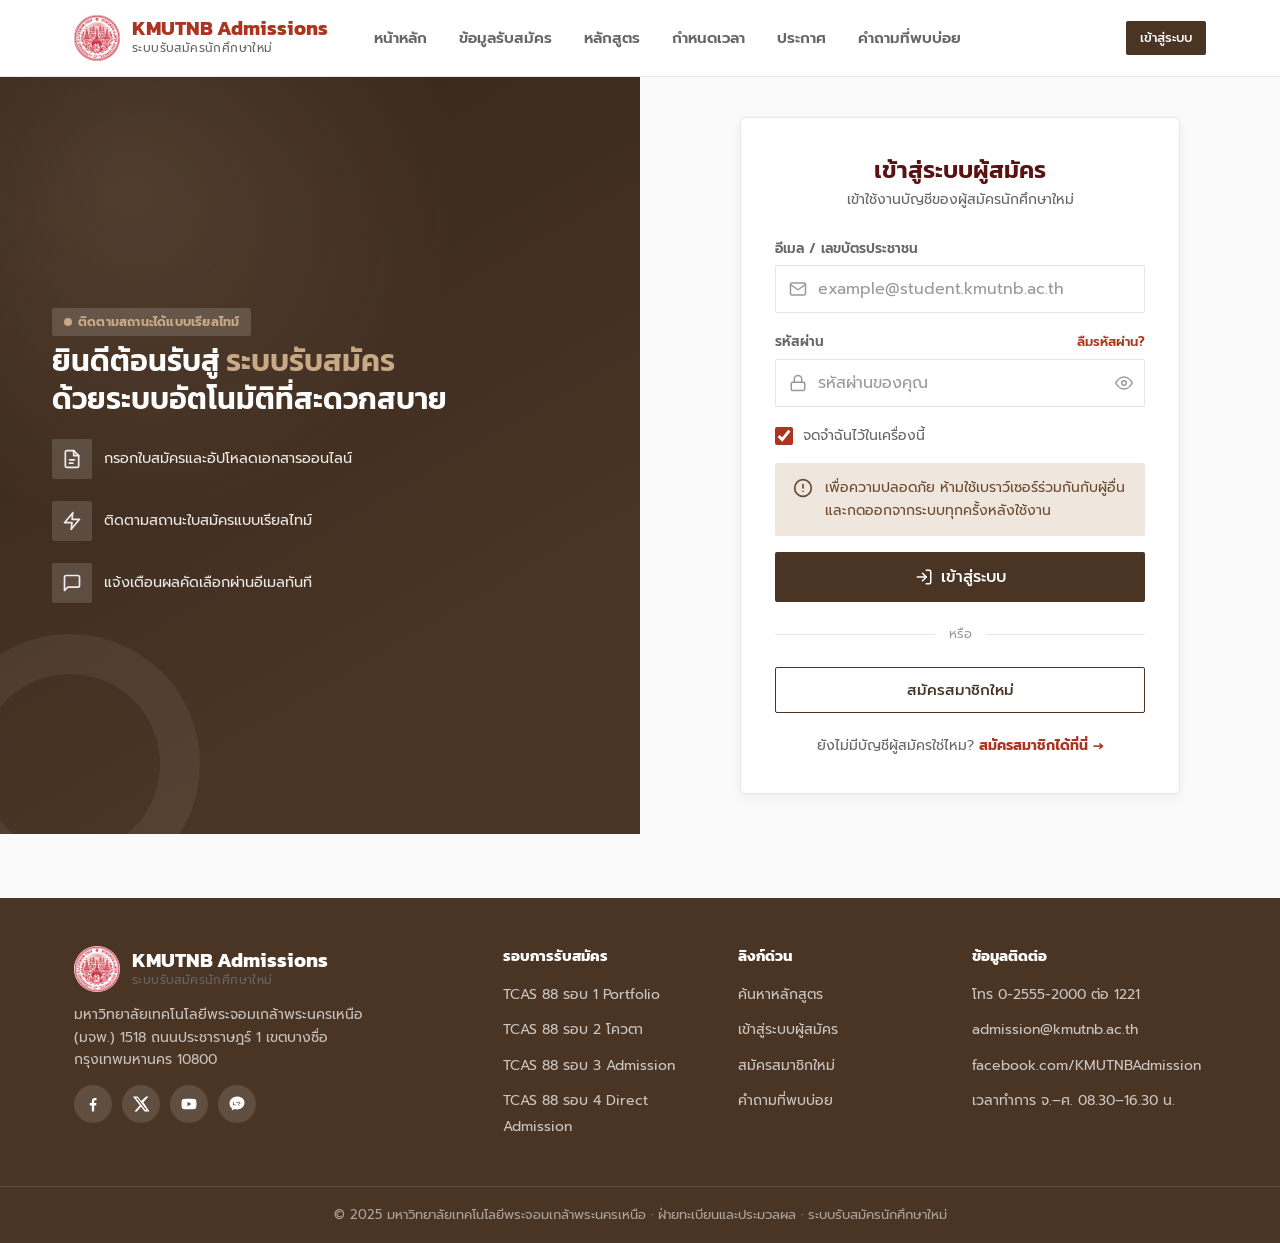
<file: login.html>
<!DOCTYPE html>
<html lang="th">
<head>
  <meta charset="UTF-8">
  <meta name="viewport" content="width=device-width, initial-scale=1.0">
  <title>เข้าสู่ระบบผู้สมัคร — KMUTNB Admissions</title>
  <link rel="preconnect" href="https://fonts.googleapis.com">
  <link href="https://fonts.googleapis.com/css2?family=Prompt:wght@400;500;600;700&family=Kanit:wght@400;500;600;700&family=Sarabun:wght@400;500;600;700&display=swap" rel="stylesheet">
  <link rel="stylesheet" href="css/reset.css">
  <link rel="stylesheet" href="css/style.css">
  <link rel="stylesheet" href="css/components.css">
  <link rel="stylesheet" href="css/forms.css">
  <link rel="stylesheet" href="css/pages.css">
</head>
<body>

  <!-- ===================== HEADER ===================== -->
  <header class="site-header">
    <div class="container">
      <a href="index.html" class="brand">
        <span class="brand__logo">
          <img src="assets/image/logo-kmutnb.png" alt="">
        </span>
        <span>
          <span class="brand__name">KMUTNB Admissions</span>
          <span class="brand__sub">ระบบรับสมัครนักศึกษาใหม่</span>
        </span>
      </a>

      <nav class="main-nav">
        <a href="index.html">หน้าหลัก</a>
        <a href="admission-info.html">ข้อมูลรับสมัคร</a>
        <a href="programs.html">หลักสูตร</a>
        <a href="admission-info.html#schedule">กำหนดเวลา</a>
        <a href="admission-info.html#news">ประกาศ</a>
        <a href="index.html#faq">คำถามที่พบบ่อย</a>
      </nav>

      <div class="row header-actions">
        <a href="login.html" class="btn btn--primary btn--sm">เข้าสู่ระบบ</a>
      </div>
    </div>
  </header>

  <!-- ===================== AUTH SPLIT ===================== -->
  <main class="auth">

    <section class="auth__side">
      <div>
        <span class="badge badge--maroon badge--auth">
          <span class="badge__dot"></span>
          ติดตามสถานะได้แบบเรียลไทม์
        </span>
        <h1>ยินดีต้อนรับสู่ <span>ระบบรับสมัคร</span><br>ด้วยระบบอัตโนมัติที่สะดวกสบาย</h1>
      </div>

      <div class="row auth__side-feat">
        <span class="feat-ic">
          <svg viewBox="0 0 24 24" fill="none" stroke="currentColor" stroke-width="2" stroke-linecap="round" stroke-linejoin="round"><path d="M14 2H6a2 2 0 0 0-2 2v16a2 2 0 0 0 2 2h12a2 2 0 0 0 2-2V8z"/><path d="M14 2v6h6"/><path d="M9 13h6M9 17h4"/></svg>
        </span>
        <span>กรอกใบสมัครและอัปโหลดเอกสารออนไลน์</span>
      </div>
      <div class="row auth__side-feat">
        <span class="feat-ic">
          <svg viewBox="0 0 24 24" fill="none" stroke="currentColor" stroke-width="2" stroke-linecap="round" stroke-linejoin="round"><path d="M13 2L3 14h9l-1 8 10-12h-9l1-8z"/></svg>
        </span>
        <span>ติดตามสถานะใบสมัครแบบเรียลไทม์</span>
      </div>
      <div class="row auth__side-feat">
        <span class="feat-ic">
          <svg viewBox="0 0 24 24" fill="none" stroke="currentColor" stroke-width="2" stroke-linecap="round" stroke-linejoin="round"><path d="M21 15a2 2 0 0 1-2 2H7l-4 4V5a2 2 0 0 1 2-2h14a2 2 0 0 1 2 2z"/></svg>
        </span>
        <span>แจ้งเตือนผลคัดเลือกผ่านอีเมลทันที</span>
      </div>
    </section>

    <section class="auth__panel">
      <div class="auth__box">
        <div class="auth__box-title">
          <h2>เข้าสู่ระบบผู้สมัคร</h2>
          <p>เข้าใช้งานบัญชีของผู้สมัครนักศึกษาใหม่</p>
        </div>

        <form action="dashboard.html" method="get">
          <div class="field">
            <label class="field__label" for="email">อีเมล / เลขบัตรประชาชน</label>
            <div class="input-group">
              <svg viewBox="0 0 24 24" fill="none" stroke="currentColor" stroke-width="2" stroke-linecap="round" stroke-linejoin="round"><path d="M4 4h16c1.1 0 2 .9 2 2v12c0 1.1-.9 2-2 2H4c-1.1 0-2-.9-2-2V6c0-1.1.9-2 2-2z"/><polyline points="22,6 12,13 2,6"/></svg>
              <input class="input" type="text" id="email" placeholder="example@student.kmutnb.ac.th" autocomplete="username" inputmode="email" maxlength="254" pattern="([A-Za-z0-9._%+\-]+@[A-Za-z0-9.\-]+\.[A-Za-z]{2,}|[0-9]{13})" title="กรอกอีเมลที่ถูกต้อง เช่น name@example.com หรือเลขบัตรประชาชน 13 หลัก" required>
            </div>
          </div>

          <div class="field">
            <div class="spread" style="margin-bottom:6px">
              <label class="field__label" for="password" style="margin-bottom:0">รหัสผ่าน</label>
              <a href="#" class="forgot-link">ลืมรหัสผ่าน?</a>
            </div>
            <div class="input-group">
              <svg viewBox="0 0 24 24" fill="none" stroke="currentColor" stroke-width="2" stroke-linecap="round" stroke-linejoin="round"><rect x="3" y="11" width="18" height="11" rx="2"/><path d="M7 11V7a5 5 0 0 1 10 0v4"/></svg>
              <input class="input" type="password" id="password" placeholder="รหัสผ่านของคุณ" autocomplete="current-password" required>
              <svg class="eye" viewBox="0 0 24 24" fill="none" stroke="currentColor" stroke-width="2" stroke-linecap="round" stroke-linejoin="round"><path d="M1 12s4-8 11-8 11 8 11 8-4 8-11 8-11-8-11-8z"/><circle cx="12" cy="12" r="3"/></svg>
            </div>
          </div>

          <label class="check mb-16">
            <input type="checkbox" checked>
            <span>จดจำฉันไว้ในเครื่องนี้</span>
          </label>

          <div class="alert alert--info mb-16">
            <svg viewBox="0 0 24 24" fill="none" stroke="currentColor" stroke-width="2" stroke-linecap="round" stroke-linejoin="round"><circle cx="12" cy="12" r="10"/><line x1="12" y1="8" x2="12" y2="12"/><line x1="12" y1="16" x2="12.01" y2="16"/></svg>
            <span>เพื่อความปลอดภัย ห้ามใช้เบราว์เซอร์ร่วมกันกับผู้อื่น และกดออกจากระบบทุกครั้งหลังใช้งาน</span>
          </div>

          <button type="submit" class="btn btn--primary btn--block btn--lg">
            <svg viewBox="0 0 24 24" fill="none" stroke="currentColor" stroke-width="2" stroke-linecap="round" stroke-linejoin="round"><path d="M15 3h4a2 2 0 0 1 2 2v14a2 2 0 0 1-2 2h-4"/><polyline points="10 17 15 12 10 7"/><line x1="15" y1="12" x2="3" y2="12"/></svg>
            เข้าสู่ระบบ
          </button>
        </form>

        <div class="auth__divider">หรือ</div>

        <a href="create-account.html" class="btn btn--outline btn--block">สมัครสมาชิกใหม่</a>

        <div class="auth__foot">
          ยังไม่มีบัญชีผู้สมัครใช่ไหม?
          <a href="create-account.html">สมัครสมาชิกได้ที่นี่ →</a>
        </div>
      </div>
    </section>
  </main>

  <!-- ===================== FOOTER ===================== -->
  <footer class="site-footer">
    <div class="site-footer__top">
      <div class="container footer-grid">
        <div class="footer-brand">
          <a href="index.html" class="brand">
            <span class="brand__logo">
              <img src="assets/image/logo-kmutnb.png" alt="">
            </span>
            <span>
              <span class="brand__name">KMUTNB Admissions</span>
              <span class="brand__sub">ระบบรับสมัครนักศึกษาใหม่</span>
            </span>
          </a>
          <p class="footer-brand__desc">
            มหาวิทยาลัยเทคโนโลยีพระจอมเกล้าพระนครเหนือ (มจพ.) 1518 ถนนประชาราษฎร์ 1 เขตบางซื่อ กรุงเทพมหานคร 10800
          </p>
          <div class="social-links">
            <a href="#" aria-label="Facebook"><svg viewBox="0 0 24 24" fill="currentColor"><path d="M13.5 22v-8h2.7l.4-3.2h-3.1V8.7c0-.9.3-1.6 1.7-1.6h1.5V4.2c-.3 0-1.2-.1-2.3-.1-2.3 0-3.9 1.4-3.9 4v2.7H7.7V14h2.8v8h3z"/></svg></a>
            <a href="#" aria-label="X"><svg viewBox="0 0 24 24" fill="currentColor"><path d="M18.9 2H22l-6.8 7.8L23.2 22h-6.3l-4.9-6.4L6.4 22H3.2l7.3-8.3L1.2 2h6.5l4.4 5.9L18.9 2zm-1.1 18h1.7L7.1 3.7H5.3L17.8 20z"/></svg></a>
            <a href="#" aria-label="YouTube"><svg viewBox="0 0 24 24" fill="currentColor"><path d="M21.6 7.2a2.5 2.5 0 0 0-1.8-1.8C18.3 5 12 5 12 5s-6.3 0-7.8.4A2.5 2.5 0 0 0 2.4 7.2 26 26 0 0 0 2 12a26 26 0 0 0 .4 4.8 2.5 2.5 0 0 0 1.8 1.8C5.7 19 12 19 12 19s6.3 0 7.8-.4a2.5 2.5 0 0 0 1.8-1.8A26 26 0 0 0 22 12a26 26 0 0 0-.4-4.8zM10 15V9l5.2 3z"/></svg></a>
            <a href="#" aria-label="Line"><svg viewBox="0 0 24 24" fill="currentColor"><path d="M12 2C6.5 2 2 6.2 2 11.3c0 2.8 1.5 5.4 3.8 7-.3.9-.9 2-1 2.2-.1.2.1.4.3.3 1.2-.5 2.6-1.3 3.4-2 1.2.3 2.4.5 3.5.5 5.5 0 10-4.2 10-9.3S17.5 2 12 2zm-2 11.7H7.1c-.2 0-.4-.2-.4-.4V9.6c0-.2.2-.4.4-.4h.2c.2 0 .4.2.4.4v3h2.3c.2 0 .4.2.4.4v.3c0 .2-.2.4-.4.4zm4.3 0h-.2c-.2 0-.4-.2-.4-.4v-3H11.4c-.2 0-.4-.2-.4-.4v-.3c0-.1.1-.4.4-.4h2.9c.2 0 .4.2.4.4v3.7h.2c.2 0 .4.2.4.4v.2c0 .1-.3.4-.4.4zm1.7-3.7h-2.3c-.2 0-.4-.2-.4-.4v-.3c0-.2.2-.3.4-.3h2.3c.2 0 .4.2.3.3v.3c0 .2-.1.4-.3.4zm0 1.5h-2.3c-.2 0-.3-.2-.3-.4v-.3c0-.2.1-.3.3-.3h2.3c.2 0 .4.1.4.3v.3c0 .2-.2.4-.4.4z"/></svg></a>
          </div>
        </div>

        <div class="footer-col">
          <h4>รอบการรับสมัคร</h4>
          <ul>
            <li><a href="admission-info.html">TCAS 88 รอบ 1 Portfolio</a></li>
            <li><a href="admission-info.html">TCAS 88 รอบ 2 โควตา</a></li>
            <li><a href="admission-info.html">TCAS 88 รอบ 3 Admission</a></li>
            <li><a href="admission-info.html">TCAS 88 รอบ 4 Direct Admission</a></li>
          </ul>
        </div>

        <div class="footer-col">
          <h4>ลิงก์ด่วน</h4>
          <ul>
            <li><a href="programs.html">ค้นหาหลักสูตร</a></li>
            <li><a href="login.html">เข้าสู่ระบบผู้สมัคร</a></li>
            <li><a href="create-account.html">สมัครสมาชิกใหม่</a></li>
            <li><a href="index.html#faq">คำถามที่พบบ่อย</a></li>
          </ul>
        </div>

        <div class="footer-col">
          <h4>ข้อมูลติดต่อ</h4>
          <ul>
            <li><a href="#">โทร 0-2555-2000 ต่อ 1221</a></li>
            <li><a href="#">admission@kmutnb.ac.th</a></li>
            <li><a href="#">facebook.com/KMUTNBAdmission</a></li>
            <li><a href="#">เวลาทำการ จ.–ศ. 08.30–16.30 น.</a></li>
          </ul>
        </div>
      </div>
    </div>
    <div class="site-footer__bottom">
      <div class="container">
        © 2025 มหาวิทยาลัยเทคโนโลยีพระจอมเกล้าพระนครเหนือ · ฝ่ายทะเบียนและประมวลผล · ระบบรับสมัครนักศึกษาใหม่
      </div>
    </div>
  </footer>

</body>
</html>
</file>
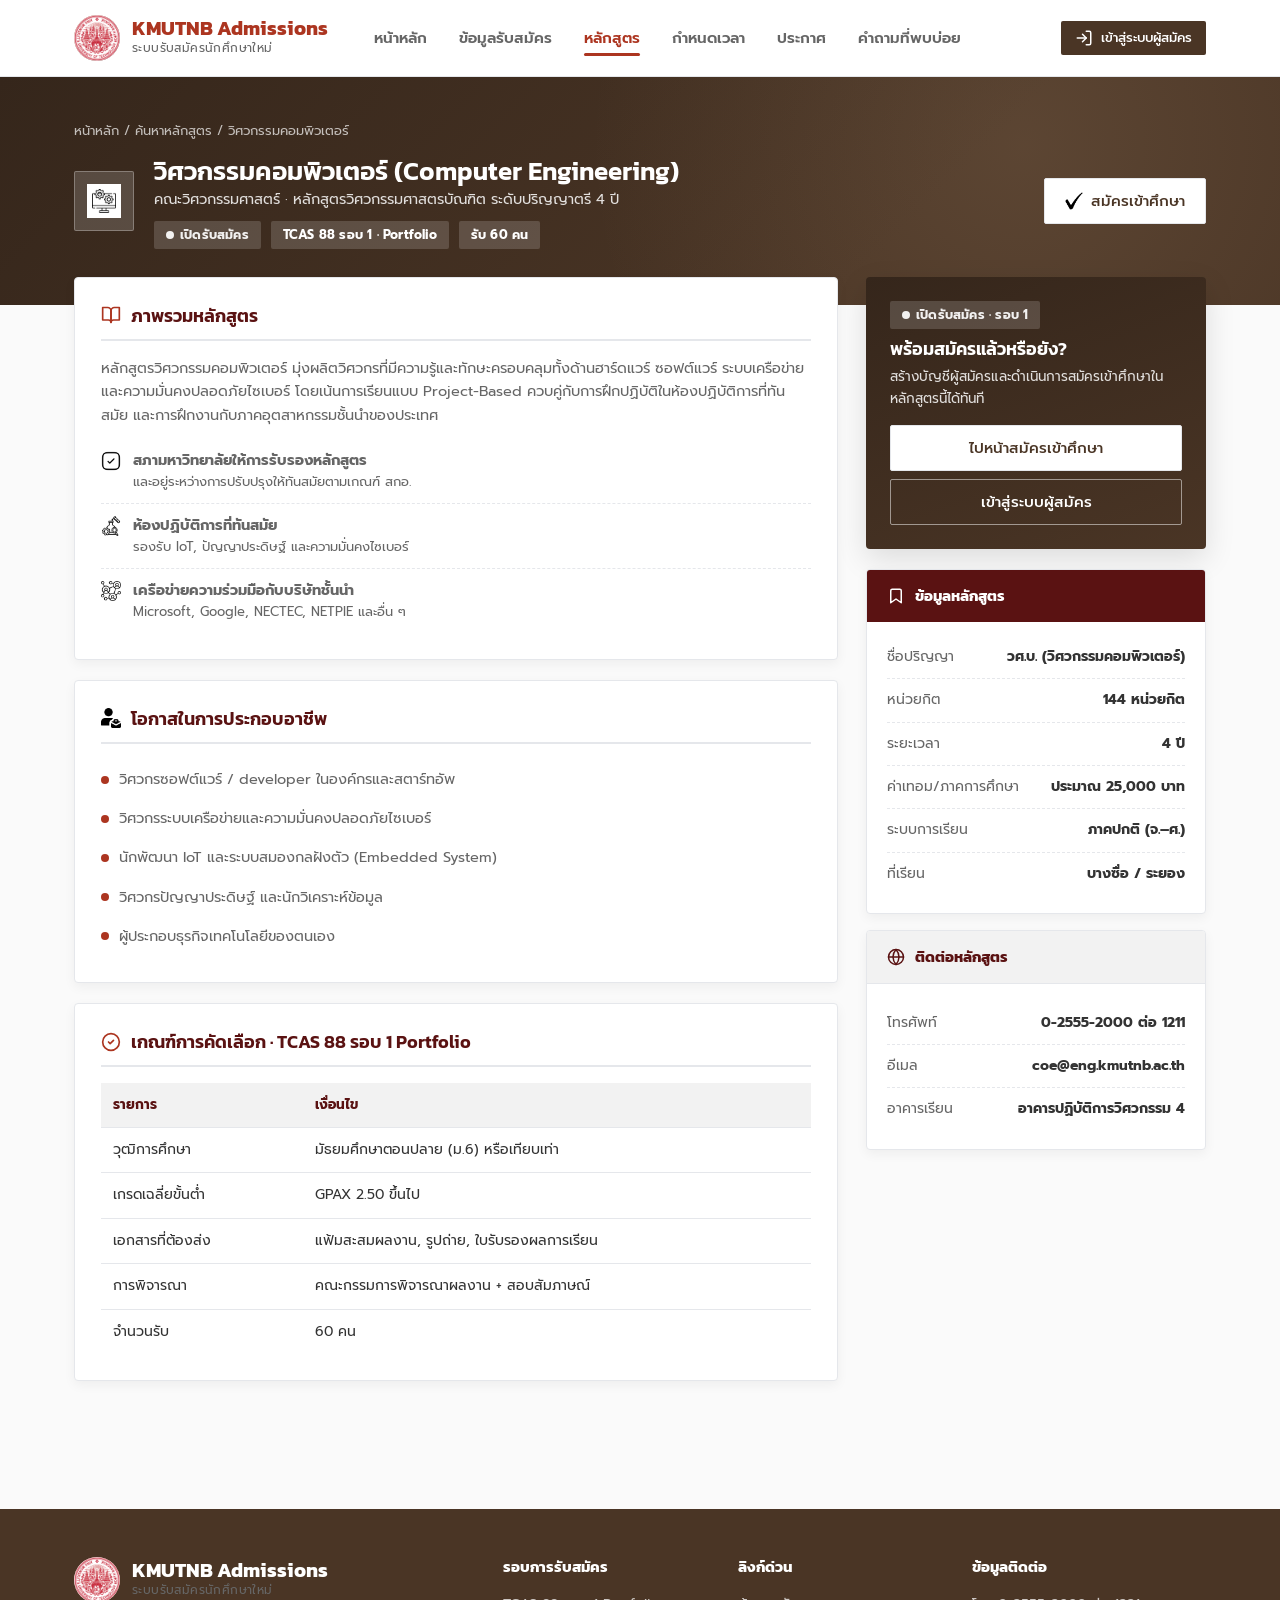
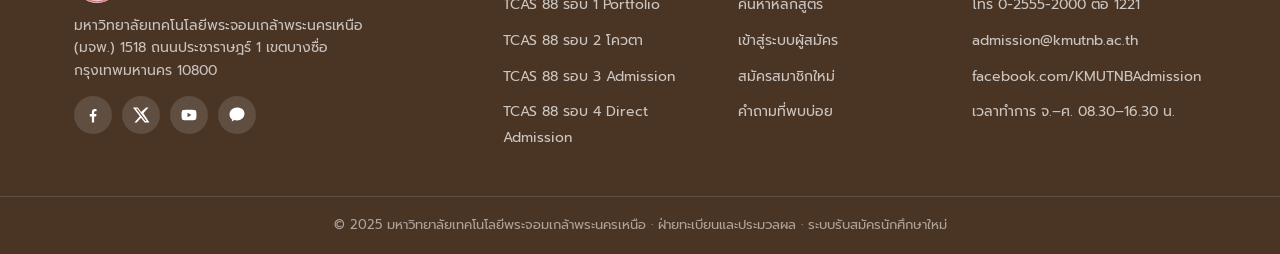
<file: program-detail.html>
<!DOCTYPE html>
<html lang="th">
<head>
  <meta charset="UTF-8">
  <meta name="viewport" content="width=device-width, initial-scale=1.0">
  <title>วิศวกรรมคอมพิวเตอร์ — KMUTNB Admissions</title>
  <link rel="preconnect" href="https://fonts.googleapis.com">
  <link href="https://fonts.googleapis.com/css2?family=Prompt:wght@400;500;600;700&family=Kanit:wght@400;500;600;700&family=Sarabun:wght@400;500;600;700&display=swap" rel="stylesheet">
  <link rel="stylesheet" href="css/reset.css">
  <link rel="stylesheet" href="css/style.css">
  <link rel="stylesheet" href="css/components.css">
  <link rel="stylesheet" href="css/forms.css">
  <link rel="stylesheet" href="css/pages.css">
</head>
<body>

  <!-- ===================== HEADER ===================== -->
  <header class="site-header">
    <div class="container">
      <a href="index.html" class="brand">
        <span class="brand__logo">
          <img src="assets/image/logo-kmutnb.png" alt="">
        </span>
        <span>
          <span class="brand__name">KMUTNB Admissions</span>
          <span class="brand__sub">ระบบรับสมัครนักศึกษาใหม่</span>
        </span>
      </a>

      <nav class="main-nav">
        <a href="index.html">หน้าหลัก</a>
        <a href="admission-info.html">ข้อมูลรับสมัคร</a>
        <a href="programs.html" class="active">หลักสูตร</a>
        <a href="admission-info.html#schedule">กำหนดเวลา</a>
        <a href="admission-info.html#news">ประกาศ</a>
        <a href="index.html#faq">คำถามที่พบบ่อย</a>
      </nav>

      <div class="row header-actions">
        <a href="login.html" class="btn btn--primary btn--sm">
          <svg viewBox="0 0 24 24" fill="none" stroke="currentColor" stroke-width="2" stroke-linecap="round" stroke-linejoin="round"><path d="M15 3h4a2 2 0 0 1 2 2v14a2 2 0 0 1-2 2h-4"/><polyline points="10 17 15 12 10 7"/><line x1="15" y1="12" x2="3" y2="12"/></svg>
          เข้าสู่ระบบผู้สมัคร
        </a>
      </div>
    </div>
  </header>

  <!-- ===================== DETAIL HERO ===================== -->
  <section class="detail-hero">
    <div class="container">
      <nav class="crumb">
        <a href="index.html">หน้าหลัก</a> / <a href="programs.html">ค้นหาหลักสูตร</a> / วิศวกรรมคอมพิวเตอร์
      </nav>
      <div class="detail-hero__wrap">
        <span class="detail-hero__icon">
          <img src="assets/image/computer-engineering-img.png" alt="">
        </span>
        <div>
          <h1>วิศวกรรมคอมพิวเตอร์ (Computer Engineering)</h1>
          <p>คณะวิศวกรรมศาสตร์ · หลักสูตรวิศวกรรมศาสตรบัณฑิต ระดับปริญญาตรี 4 ปี</p>
          <div class="detail-hero__meta">
            <span class="badge badge--green badge--glass badge--glass-emphasis">
              <span class="badge__dot"></span>เปิดรับสมัคร
            </span>
            <span class="badge badge--glass">TCAS 88 รอบ 1 · Portfolio</span>
            <span class="badge badge--glass">รับ 60 คน</span>
          </div>
        </div>
        <div class="detail-hero__meta" style="margin:0">
          <a href="application-form.html" class="btn btn--white">
            <img class="icon-img" src="assets/image/checkmark.png" alt="">
            สมัครเข้าศึกษา
          </a>
        </div>
      </div>
    </div>
  </section>

  <!-- ===================== DETAIL BODY ===================== -->
  <main>
    <div class="container detail-layout">

      <!-- LEFT -->
      <div>
        <div class="panel">
          <h2>
            <svg viewBox="0 0 24 24" fill="none" stroke="currentColor" stroke-width="2" stroke-linecap="round" stroke-linejoin="round"><path d="M2 3h6a4 4 0 0 1 4 4v14a3 3 0 0 0-3-3H2z"/><path d="M22 3h-6a4 4 0 0 0-4 4v14a3 3 0 0 1 3-3h7z"/></svg>
            ภาพรวมหลักสูตร
          </h2>
          <p class="mb-12">
            หลักสูตรวิศวกรรมคอมพิวเตอร์ มุ่งผลิตวิศวกรที่มีความรู้และทักษะครอบคลุมทั้งด้านฮาร์ดแวร์ ซอฟต์แวร์ ระบบเครือข่าย
            และความมั่นคงปลอดภัยไซเบอร์ โดยเน้นการเรียนแบบ Project-Based ควบคู่กับการฝึกปฏิบัติในห้องปฏิบัติการที่ทันสมัย
            และการฝึกงานกับภาคอุตสาหกรรมชั้นนำของประเทศ
          </p>
          <ul class="overview-list">
            <li>
              <img class="icon-img" src="assets/image/check.png" alt="">
              <div><b>สภามหาวิทยาลัยให้การรับรองหลักสูตร</b><span class="text-sm text-gray block">และอยู่ระหว่างการปรับปรุงให้ทันสมัยตามเกณฑ์ สกอ.</span></div>
            </li>
            <li>
              <img class="icon-img" src="assets/image/lablabatory.png" alt="">
              <div><b>ห้องปฏิบัติการที่ทันสมัย</b><span class="text-sm text-gray block">รองรับ IoT, ปัญญาประดิษฐ์ และความมั่นคงไซเบอร์</span></div>
            </li>
            <li>
              <img class="icon-img" src="assets/image/networking.png" alt="">
              <div><b>เครือข่ายความร่วมมือกับบริษัทชั้นนำ</b><span class="text-sm text-gray block">Microsoft, Google, NECTEC, NETPIE และอื่น ๆ</span></div>
            </li>
          </ul>
        </div>

        <div class="panel">
          <h2>
            <img class="icon-img" src="assets/image/occupation.png" alt="">
            โอกาสในการประกอบอาชีพ
          </h2>
          <ul class="career-list">
            <li>วิศวกรซอฟต์แวร์ / developer ในองค์กรและสตาร์ทอัพ</li>
            <li>วิศวกรระบบเครือข่ายและความมั่นคงปลอดภัยไซเบอร์</li>
            <li>นักพัฒนา IoT และระบบสมองกลฝังตัว (Embedded System)</li>
            <li>วิศวกรปัญญาประดิษฐ์ และนักวิเคราะห์ข้อมูล</li>
            <li>ผู้ประกอบธุรกิจเทคโนโลยีของตนเอง</li>
          </ul>
        </div>

        <div class="panel">
          <h2>
            <svg viewBox="0 0 24 24" fill="none" stroke="currentColor" stroke-width="2" stroke-linecap="round" stroke-linejoin="round"><path d="M9 12l2 2 4-4"/><circle cx="12" cy="12" r="10"/></svg>
            เกณฑ์การคัดเลือก · TCAS 88 รอบ 1 Portfolio
          </h2>
          <div class="table-scroll">
            <table class="criteria-table">
              <thead>
                <tr><th>รายการ</th><th>เงื่อนไข</th></tr>
              </thead>
              <tbody>
                <tr><td>วุฒิการศึกษา</td><td>มัธยมศึกษาตอนปลาย (ม.6) หรือเทียบเท่า</td></tr>
                <tr><td>เกรดเฉลี่ยขั้นต่ำ</td><td>GPAX 2.50 ขึ้นไป</td></tr>
                <tr><td>เอกสารที่ต้องส่ง</td><td>แฟ้มสะสมผลงาน, รูปถ่าย, ใบรับรองผลการเรียน</td></tr>
                <tr><td>การพิจารณา</td><td>คณะกรรมการพิจารณาผลงาน + สอบสัมภาษณ์</td></tr>
                <tr><td>จำนวนรับ</td><td>60 คน</td></tr>
              </tbody>
            </table>
          </div>
        </div>
      </div>

      <!-- RIGHT -->
      <aside>
        <div class="brand-panel apply-card">
            <span class="badge badge--green badge--glass badge--glass-emphasis">
              <span class="badge__dot"></span>เปิดรับสมัคร · รอบ 1
            </span>
          <h3 class="mt-8">พร้อมสมัครแล้วหรือยัง?</h3>
          <p>สร้างบัญชีผู้สมัครและดำเนินการสมัครเข้าศึกษาในหลักสูตรนี้ได้ทันที</p>
          <a href="application-form.html" class="btn btn--white btn--block">ไปหน้าสมัครเข้าศึกษา</a>
          <a href="login.html" class="btn btn--outline-light btn--block mt-8">เข้าสู่ระบบผู้สมัคร</a>
        </div>

        <div class="widget mb-16">
          <div class="widget__head">
            <svg viewBox="0 0 24 24" fill="none" stroke="currentColor" stroke-width="2" stroke-linecap="round" stroke-linejoin="round"><path d="M19 21l-7-5-7 5V5a2 2 0 0 1 2-2h10a2 2 0 0 1 2 2z"/></svg>
            <h3>ข้อมูลหลักสูตร</h3>
          </div>
          <div class="widget__body" style="padding-top:14px">
            <div class="info-row">
              <span class="lbl">ชื่อปริญญา</span>
              <b>วศ.บ. (วิศวกรรมคอมพิวเตอร์)</b>
            </div>
            <div class="info-row">
              <span class="lbl">หน่วยกิต</span>
              <b>144 หน่วยกิต</b>
            </div>
            <div class="info-row">
              <span class="lbl">ระยะเวลา</span>
              <b>4 ปี</b>
            </div>
            <div class="info-row">
              <span class="lbl">ค่าเทอม/ภาคการศึกษา</span>
              <b>ประมาณ 25,000 บาท</b>
            </div>
            <div class="info-row">
              <span class="lbl">ระบบการเรียน</span>
              <b>ภาคปกติ (จ.–ศ.)</b>
            </div>
            <div class="info-row">
              <span class="lbl">ที่เรียน</span>
              <b>บางซื่อ / ระยอง</b>
            </div>
          </div>
        </div>

        <div class="widget widget--light">
          <div class="widget__head">
            <svg viewBox="0 0 24 24" fill="none" stroke="currentColor" stroke-width="2" stroke-linecap="round" stroke-linejoin="round"><circle cx="12" cy="12" r="10"/><line x1="2" y1="12" x2="22" y2="12"/><path d="M12 2a15.3 15.3 0 0 1 4 10 15.3 15.3 0 0 1-4 10 15.3 15.3 0 0 1-4-10 15.3 15.3 0 0 1 4-10z"/></svg>
            <h3>ติดต่อหลักสูตร</h3>
          </div>
          <div class="widget__body widget__body--small">
            <div class="info-row"><span class="lbl">โทรศัพท์</span><b>0-2555-2000 ต่อ 1211</b></div>
            <div class="info-row"><span class="lbl">อีเมล</span><b>coe@eng.kmutnb.ac.th</b></div>
            <div class="info-row"><span class="lbl">อาคารเรียน</span><b>อาคารปฏิบัติการวิศวกรรม 4</b></div>
          </div>
        </div>
      </aside>

    </div>
  </main>

  <!-- ===================== FOOTER ===================== -->
  <footer class="site-footer">
    <div class="site-footer__top">
      <div class="container footer-grid">
        <div class="footer-brand">
          <a href="index.html" class="brand">
            <span class="brand__logo">
              <img src="assets/image/logo-kmutnb.png" alt="">
            </span>
            <span>
              <span class="brand__name">KMUTNB Admissions</span>
              <span class="brand__sub">ระบบรับสมัครนักศึกษาใหม่</span>
            </span>
          </a>
          <p class="footer-brand__desc">
            มหาวิทยาลัยเทคโนโลยีพระจอมเกล้าพระนครเหนือ (มจพ.) 1518 ถนนประชาราษฎร์ 1 เขตบางซื่อ กรุงเทพมหานคร 10800
          </p>
          <div class="social-links">
            <a href="#" aria-label="Facebook"><svg viewBox="0 0 24 24" fill="currentColor"><path d="M13.5 22v-8h2.7l.4-3.2h-3.1V8.7c0-.9.3-1.6 1.7-1.6h1.5V4.2c-.3 0-1.2-.1-2.3-.1-2.3 0-3.9 1.4-3.9 4v2.7H7.7V14h2.8v8h3z"/></svg></a>
            <a href="#" aria-label="X"><svg viewBox="0 0 24 24" fill="currentColor"><path d="M18.9 2H22l-6.8 7.8L23.2 22h-6.3l-4.9-6.4L6.4 22H3.2l7.3-8.3L1.2 2h6.5l4.4 5.9L18.9 2zm-1.1 18h1.7L7.1 3.7H5.3L17.8 20z"/></svg></a>
            <a href="#" aria-label="YouTube"><svg viewBox="0 0 24 24" fill="currentColor"><path d="M21.6 7.2a2.5 2.5 0 0 0-1.8-1.8C18.3 5 12 5 12 5s-6.3 0-7.8.4A2.5 2.5 0 0 0 2.4 7.2 26 26 0 0 0 2 12a26 26 0 0 0 .4 4.8 2.5 2.5 0 0 0 1.8 1.8C5.7 19 12 19 12 19s6.3 0 7.8-.4a2.5 2.5 0 0 0 1.8-1.8A26 26 0 0 0 22 12a26 26 0 0 0-.4-4.8zM10 15V9l5.2 3z"/></svg></a>
            <a href="#" aria-label="Line"><svg viewBox="0 0 24 24" fill="currentColor"><path d="M12 2C6.5 2 2 6.2 2 11.3c0 2.8 1.5 5.4 3.8 7-.3.9-.9 2-1 2.2-.1.2.1.4.3.3 1.2-.5 2.6-1.3 3.4-2 1.2.3 2.4.5 3.5.5 5.5 0 10-4.2 10-9.3S17.5 2 12 2z"/></svg></a>
          </div>
        </div>

        <div class="footer-col">
          <h4>รอบการรับสมัคร</h4>
          <ul>
            <li><a href="admission-info.html">TCAS 88 รอบ 1 Portfolio</a></li>
            <li><a href="admission-info.html">TCAS 88 รอบ 2 โควตา</a></li>
            <li><a href="admission-info.html">TCAS 88 รอบ 3 Admission</a></li>
            <li><a href="admission-info.html">TCAS 88 รอบ 4 Direct Admission</a></li>
          </ul>
        </div>

        <div class="footer-col">
          <h4>ลิงก์ด่วน</h4>
          <ul>
            <li><a href="programs.html">ค้นหาหลักสูตร</a></li>
            <li><a href="login.html">เข้าสู่ระบบผู้สมัคร</a></li>
            <li><a href="create-account.html">สมัครสมาชิกใหม่</a></li>
            <li><a href="index.html#faq">คำถามที่พบบ่อย</a></li>
          </ul>
        </div>

        <div class="footer-col">
          <h4>ข้อมูลติดต่อ</h4>
          <ul>
            <li><a href="#">โทร 0-2555-2000 ต่อ 1221</a></li>
            <li><a href="#">admission@kmutnb.ac.th</a></li>
            <li><a href="#">facebook.com/KMUTNBAdmission</a></li>
            <li><a href="#">เวลาทำการ จ.–ศ. 08.30–16.30 น.</a></li>
          </ul>
        </div>
      </div>
    </div>
    <div class="site-footer__bottom">
      <div class="container">
        © 2025 มหาวิทยาลัยเทคโนโลยีพระจอมเกล้าพระนครเหนือ · ฝ่ายทะเบียนและประมวลผล · ระบบรับสมัครนักศึกษาใหม่
      </div>
    </div>
  </footer>

</body>
</html>
</file>
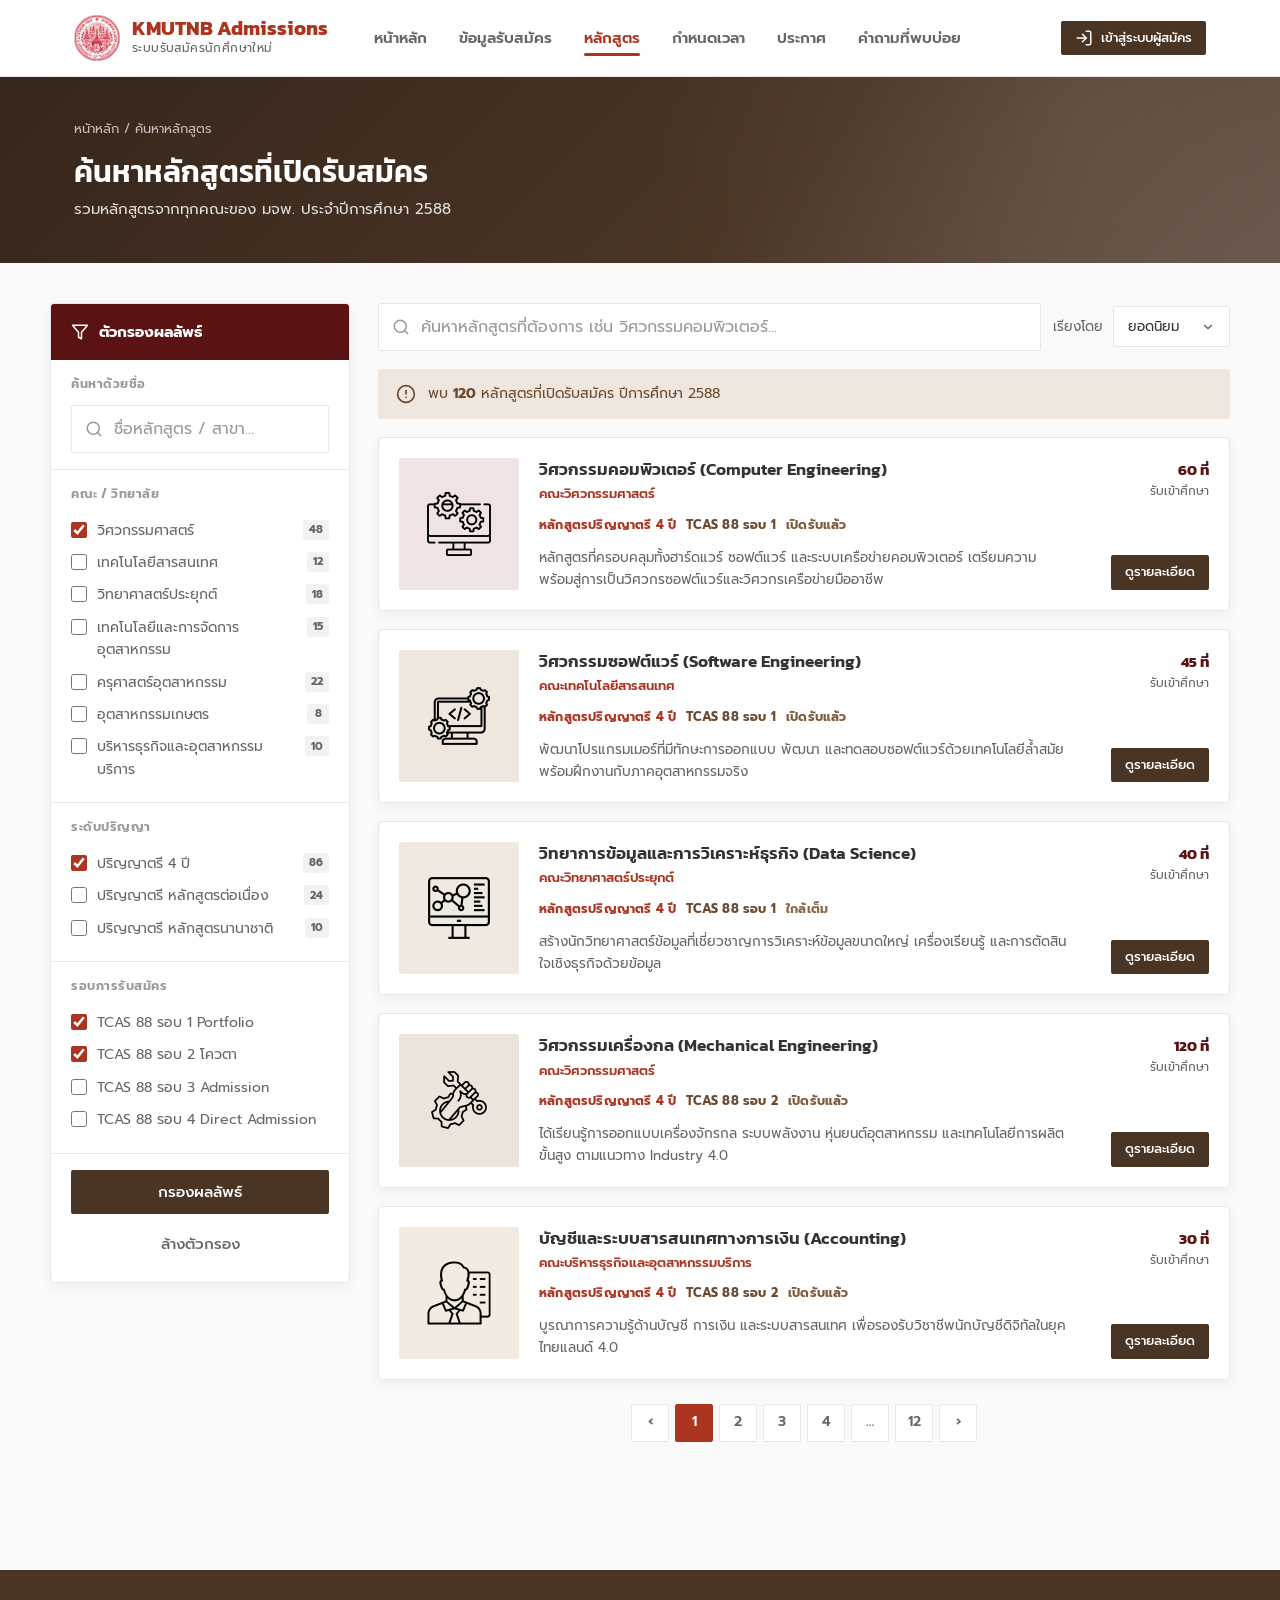
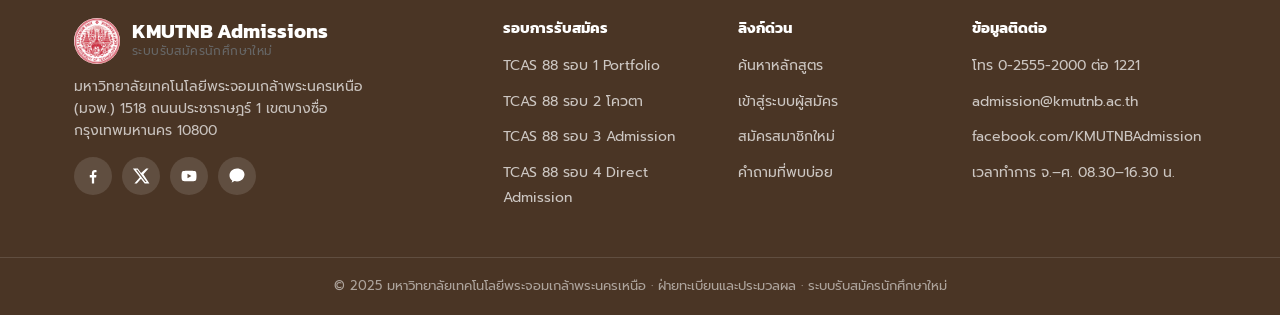
<file: programs.html>
<!DOCTYPE html>
<html lang="th">
<head>
  <meta charset="UTF-8">
  <meta name="viewport" content="width=device-width, initial-scale=1.0">
  <title>ค้นหาหลักสูตร — KMUTNB Admissions</title>
  <link rel="preconnect" href="https://fonts.googleapis.com">
  <link href="https://fonts.googleapis.com/css2?family=Prompt:wght@400;500;600;700&family=Kanit:wght@400;500;600;700&family=Sarabun:wght@400;500;600;700&display=swap" rel="stylesheet">
  <link rel="stylesheet" href="css/reset.css">
  <link rel="stylesheet" href="css/style.css">
  <link rel="stylesheet" href="css/components.css">
  <link rel="stylesheet" href="css/forms.css">
  <link rel="stylesheet" href="css/pages.css">
</head>
<body>

  <!-- ===================== HEADER ===================== -->
  <header class="site-header">
    <div class="container">
      <a href="index.html" class="brand">
        <span class="brand__logo">
          <img src="assets/image/logo-kmutnb.png" alt="">
        </span>
        <span>
          <span class="brand__name">KMUTNB Admissions</span>
          <span class="brand__sub">ระบบรับสมัครนักศึกษาใหม่</span>
        </span>
      </a>

      <nav class="main-nav">
        <a href="index.html">หน้าหลัก</a>
        <a href="admission-info.html">ข้อมูลรับสมัคร</a>
        <a href="programs.html" class="active">หลักสูตร</a>
        <a href="admission-info.html#schedule">กำหนดเวลา</a>
        <a href="admission-info.html#news">ประกาศ</a>
        <a href="index.html#faq">คำถามที่พบบ่อย</a>
      </nav>

      <div class="row header-actions">
        <a href="login.html" class="btn btn--primary btn--sm">
          <svg viewBox="0 0 24 24" fill="none" stroke="currentColor" stroke-width="2" stroke-linecap="round" stroke-linejoin="round"><path d="M15 3h4a2 2 0 0 1 2 2v14a2 2 0 0 1-2 2h-4"/><polyline points="10 17 15 12 10 7"/><line x1="15" y1="12" x2="3" y2="12"/></svg>
          เข้าสู่ระบบผู้สมัคร
        </a>
      </div>
    </div>
  </header>

  <!-- ===================== PAGE HERO ===================== -->
  <section class="page-hero" style="padding:42px 0">
    <div class="container">
      <nav class="crumb">
        <a href="index.html">หน้าหลัก</a> / ค้นหาหลักสูตร
      </nav>
      <h1>ค้นหาหลักสูตรที่เปิดรับสมัคร</h1>
      <p>รวมหลักสูตรจากทุกคณะของ มจพ. ประจำปีการศึกษา 2588</p>
    </div>
  </section>

  <!-- ===================== EXPLORER ===================== -->
  <main>
    <div class="container explore">

      <!-- FILTERS -->
      <aside class="filter-card">
        <div class="filter-card__head">
          <svg viewBox="0 0 24 24" fill="none" stroke="currentColor" stroke-width="2" stroke-linecap="round" stroke-linejoin="round"><polygon points="22 3 2 3 10 12.46 10 19 14 21 14 12.46 22 3"/></svg>
          ตัวกรองผลลัพธ์
        </div>

        <div class="filter-group">
          <h4>ค้นหาด้วยชื่อ</h4>
          <div class="search-wrap">
            <svg viewBox="0 0 24 24" fill="none" stroke="currentColor" stroke-width="2" stroke-linecap="round"><circle cx="11" cy="11" r="8"/><line x1="21" y1="21" x2="16.65" y2="16.65"/></svg>
            <input class="input" type="text" placeholder="ชื่อหลักสูตร / สาขา...">
          </div>
        </div>

        <div class="filter-group">
          <h4>คณะ / วิทยาลัย</h4>
          <label class="check">
            <input type="checkbox" checked>
            <span>วิศวกรรมศาสตร์</span>
            <span class="count-tag">48</span>
          </label>
          <label class="check">
            <input type="checkbox">
            <span>เทคโนโลยีสารสนเทศ</span>
            <span class="count-tag">12</span>
          </label>
          <label class="check">
            <input type="checkbox">
            <span>วิทยาศาสตร์ประยุกต์</span>
            <span class="count-tag">18</span>
          </label>
          <label class="check">
            <input type="checkbox">
            <span>เทคโนโลยีและการจัดการอุตสาหกรรม</span>
            <span class="count-tag">15</span>
          </label>
          <label class="check">
            <input type="checkbox">
            <span>ครุศาสตร์อุตสาหกรรม</span>
            <span class="count-tag">22</span>
          </label>
          <label class="check">
            <input type="checkbox">
            <span>อุตสาหกรรมเกษตร</span>
            <span class="count-tag">8</span>
          </label>
          <label class="check">
            <input type="checkbox">
            <span>บริหารธุรกิจและอุตสาหกรรมบริการ</span>
            <span class="count-tag">10</span>
          </label>
        </div>

        <div class="filter-group">
          <h4>ระดับปริญญา</h4>
          <label class="check">
            <input type="checkbox" checked>
            <span>ปริญญาตรี 4 ปี</span>
            <span class="count-tag">86</span>
          </label>
          <label class="check">
            <input type="checkbox">
            <span>ปริญญาตรี หลักสูตรต่อเนื่อง</span>
            <span class="count-tag">24</span>
          </label>
          <label class="check">
            <input type="checkbox">
            <span>ปริญญาตรี หลักสูตรนานาชาติ</span>
            <span class="count-tag">10</span>
          </label>
        </div>

        <div class="filter-group">
          <h4>รอบการรับสมัคร</h4>
          <label class="check">
            <input type="checkbox" checked>
            <span>TCAS 88 รอบ 1 Portfolio</span>
          </label>
          <label class="check">
            <input type="checkbox" checked>
            <span>TCAS 88 รอบ 2 โควตา</span>
          </label>
          <label class="check">
            <input type="checkbox">
            <span>TCAS 88 รอบ 3 Admission</span>
          </label>
          <label class="check">
            <input type="checkbox">
            <span>TCAS 88 รอบ 4 Direct Admission</span>
          </label>
        </div>

        <div style="padding:16px 20px">
          <button class="btn btn--primary btn--block">กรองผลลัพธ์</button>
          <button class="btn btn--ghost btn--block mt-8">ล้างตัวกรอง</button>
        </div>
      </aside>

      <!-- RESULTS -->
      <div class="explore__main">

        <div class="row toolbar">
          <div class="search-wrap">
            <svg viewBox="0 0 24 24" fill="none" stroke="currentColor" stroke-width="2" stroke-linecap="round"><circle cx="11" cy="11" r="8"/><line x1="21" y1="21" x2="16.65" y2="16.65"/></svg>
            <input class="input" type="text" placeholder="ค้นหาหลักสูตรที่ต้องการ เช่น วิศวกรรมคอมพิวเตอร์...">
          </div>
          <div class="toolbar__sort">
            <span>เรียงโดย</span>
            <select class="select">
              <option>ยอดนิยม</option>
              <option>ชื่อหลักสูตร</option>
              <option>คณะ</option>
            </select>
          </div>
        </div>

        <div class="alert alert--info">
          <svg viewBox="0 0 24 24" fill="none" stroke="currentColor" stroke-width="2" stroke-linecap="round" stroke-linejoin="round"><circle cx="12" cy="12" r="10"/><line x1="12" y1="8" x2="12" y2="12"/><line x1="12" y1="16" x2="12.01" y2="16"/></svg>
          <span>พบ <b>120</b> หลักสูตรที่เปิดรับสมัคร ปีการศึกษา 2588</span>
        </div>

        <!-- Card 1 -->
        <div class="program-card">
          <div class="program-card__thumb program-card__thumb--maroon">
            <img src="assets/image/computer-engineering-img.png" alt="">
          </div>
          <div class="program-card__body">
            <h3><a href="program-detail.html">วิศวกรรมคอมพิวเตอร์ (Computer Engineering)</a></h3>
            <p class="program-card__faculty">คณะวิศวกรรมศาสตร์</p>
            <div class="program-card__tags">
              <span class="badge badge--maroon">หลักสูตรปริญญาตรี 4 ปี</span>
              <span class="badge badge--blue">TCAS 88 รอบ 1</span>
              <span class="badge badge--green">เปิดรับแล้ว</span>
            </div>
            <p class="program-card__desc">หลักสูตรที่ครอบคลุมทั้งฮาร์ดแวร์ ซอฟต์แวร์ และระบบเครือข่ายคอมพิวเตอร์ เตรียมความพร้อมสู่การเป็นวิศวกรซอฟต์แวร์และวิศวกรเครือข่ายมืออาชีพ</p>
          </div>
          <div class="program-card__aside">
            <div class="program-card__meta">
              <div class="prog">60 ที่</div>
              <div class="lbl">รับเข้าศึกษา</div>
            </div>
            <a href="program-detail.html" class="btn btn--primary btn--sm">ดูรายละเอียด</a>
          </div>
        </div>

        <!-- Card 2 -->
        <div class="program-card">
          <div class="program-card__thumb program-card__thumb--blue">
            <img src="assets/image/software-engineering-img.png" alt="">
          </div>
          <div class="program-card__body">
            <h3><a href="program-detail.html">วิศวกรรมซอฟต์แวร์ (Software Engineering)</a></h3>
            <p class="program-card__faculty">คณะเทคโนโลยีสารสนเทศ</p>
            <div class="program-card__tags">
              <span class="badge badge--maroon">หลักสูตรปริญญาตรี 4 ปี</span>
              <span class="badge badge--blue">TCAS 88 รอบ 1</span>
              <span class="badge badge--green">เปิดรับแล้ว</span>
            </div>
            <p class="program-card__desc">พัฒนาโปรแกรมเมอร์ที่มีทักษะการออกแบบ พัฒนา และทดสอบซอฟต์แวร์ด้วยเทคโนโลยีล้ำสมัย พร้อมฝึกงานกับภาคอุตสาหกรรมจริง</p>
          </div>
          <div class="program-card__aside">
            <div class="program-card__meta">
              <div class="prog">45 ที่</div>
              <div class="lbl">รับเข้าศึกษา</div>
            </div>
            <a href="program-detail.html" class="btn btn--primary btn--sm">ดูรายละเอียด</a>
          </div>
        </div>

        <!-- Card 3 -->
        <div class="program-card">
          <div class="program-card__thumb program-card__thumb--green">
            <img src="assets/image/data-sci-img.png" alt="">
          </div>
          <div class="program-card__body">
            <h3><a href="program-detail.html">วิทยาการข้อมูลและการวิเคราะห์ธุรกิจ (Data Science)</a></h3>
            <p class="program-card__faculty">คณะวิทยาศาสตร์ประยุกต์</p>
            <div class="program-card__tags">
              <span class="badge badge--maroon">หลักสูตรปริญญาตรี 4 ปี</span>
              <span class="badge badge--blue">TCAS 88 รอบ 1</span>
              <span class="badge badge--yellow">ใกล้เต็ม</span>
            </div>
            <p class="program-card__desc">สร้างนักวิทยาศาสตร์ข้อมูลที่เชี่ยวชาญการวิเคราะห์ข้อมูลขนาดใหญ่ เครื่องเรียนรู้ และการตัดสินใจเชิงธุรกิจด้วยข้อมูล</p>
          </div>
          <div class="program-card__aside">
            <div class="program-card__meta">
              <div class="prog">40 ที่</div>
              <div class="lbl">รับเข้าศึกษา</div>
            </div>
            <a href="program-detail.html" class="btn btn--primary btn--sm">ดูรายละเอียด</a>
          </div>
        </div>

        <!-- Card 4 -->
        <div class="program-card">
          <div class="program-card__thumb program-card__thumb--purple">
            <img src="assets/image/mechanical-engineering-img.png" alt="">
          </div>
          <div class="program-card__body">
            <h3><a href="program-detail.html">วิศวกรรมเครื่องกล (Mechanical Engineering)</a></h3>
            <p class="program-card__faculty">คณะวิศวกรรมศาสตร์</p>
            <div class="program-card__tags">
              <span class="badge badge--maroon">หลักสูตรปริญญาตรี 4 ปี</span>
              <span class="badge badge--blue">TCAS 88 รอบ 2</span>
              <span class="badge badge--green">เปิดรับแล้ว</span>
            </div>
            <p class="program-card__desc">ได้เรียนรู้การออกแบบเครื่องจักรกล ระบบพลังงาน หุ่นยนต์อุตสาหกรรม และเทคโนโลยีการผลิตขั้นสูง ตามแนวทาง Industry 4.0</p>
          </div>
          <div class="program-card__aside">
            <div class="program-card__meta">
              <div class="prog">120 ที่</div>
              <div class="lbl">รับเข้าศึกษา</div>
            </div>
            <a href="program-detail.html" class="btn btn--primary btn--sm">ดูรายละเอียด</a>
          </div>
        </div>

        <!-- Card 5 -->
        <div class="program-card">
          <div class="program-card__thumb program-card__thumb--warning">
            <img src="assets/image/accountant-img.png" alt="">
          </div>
          <div class="program-card__body">
            <h3><a href="program-detail.html">บัญชีและระบบสารสนเทศทางการเงิน (Accounting)</a></h3>
            <p class="program-card__faculty">คณะบริหารธุรกิจและอุตสาหกรรมบริการ</p>
            <div class="program-card__tags">
              <span class="badge badge--maroon">หลักสูตรปริญญาตรี 4 ปี</span>
              <span class="badge badge--blue">TCAS 88 รอบ 2</span>
              <span class="badge badge--green">เปิดรับแล้ว</span>
            </div>
            <p class="program-card__desc">บูรณาการความรู้ด้านบัญชี การเงิน และระบบสารสนเทศ เพื่อรองรับวิชาชีพนักบัญชีดิจิทัลในยุคไทยแลนด์ 4.0</p>
          </div>
          <div class="program-card__aside">
            <div class="program-card__meta">
              <div class="prog">30 ที่</div>
              <div class="lbl">รับเข้าศึกษา</div>
            </div>
            <a href="program-detail.html" class="btn btn--primary btn--sm">ดูรายละเอียด</a>
          </div>
        </div>

        <!-- Pagination -->
        <nav class="pagination">
          <a href="#" aria-label="ก่อนหน้า">‹</a>
          <a href="#" class="current">1</a>
          <a href="#">2</a>
          <a href="#">3</a>
          <a href="#">4</a>
          <a href="#">…</a>
          <a href="#">12</a>
          <a href="#" aria-label="ถัดไป">›</a>
        </nav>

      </div>
    </div>
  </main>

  <!-- ===================== FOOTER ===================== -->
  <footer class="site-footer">
    <div class="site-footer__top">
      <div class="container footer-grid">
        <div class="footer-brand">
          <a href="index.html" class="brand">
            <span class="brand__logo">
              <img src="assets/image/logo-kmutnb.png" alt="">
            </span>
            <span>
              <span class="brand__name">KMUTNB Admissions</span>
              <span class="brand__sub">ระบบรับสมัครนักศึกษาใหม่</span>
            </span>
          </a>
          <p class="footer-brand__desc">
            มหาวิทยาลัยเทคโนโลยีพระจอมเกล้าพระนครเหนือ (มจพ.) 1518 ถนนประชาราษฎร์ 1 เขตบางซื่อ กรุงเทพมหานคร 10800
          </p>
          <div class="social-links">
            <a href="#" aria-label="Facebook"><svg viewBox="0 0 24 24" fill="currentColor"><path d="M13.5 22v-8h2.7l.4-3.2h-3.1V8.7c0-.9.3-1.6 1.7-1.6h1.5V4.2c-.3 0-1.2-.1-2.3-.1-2.3 0-3.9 1.4-3.9 4v2.7H7.7V14h2.8v8h3z"/></svg></a>
            <a href="#" aria-label="X"><svg viewBox="0 0 24 24" fill="currentColor"><path d="M18.9 2H22l-6.8 7.8L23.2 22h-6.3l-4.9-6.4L6.4 22H3.2l7.3-8.3L1.2 2h6.5l4.4 5.9L18.9 2zm-1.1 18h1.7L7.1 3.7H5.3L17.8 20z"/></svg></a>
            <a href="#" aria-label="YouTube"><svg viewBox="0 0 24 24" fill="currentColor"><path d="M21.6 7.2a2.5 2.5 0 0 0-1.8-1.8C18.3 5 12 5 12 5s-6.3 0-7.8.4A2.5 2.5 0 0 0 2.4 7.2 26 26 0 0 0 2 12a26 26 0 0 0 .4 4.8 2.5 2.5 0 0 0 1.8 1.8C5.7 19 12 19 12 19s6.3 0 7.8-.4a2.5 2.5 0 0 0 1.8-1.8A26 26 0 0 0 22 12a26 26 0 0 0-.4-4.8zM10 15V9l5.2 3z"/></svg></a>
            <a href="#" aria-label="Line"><svg viewBox="0 0 24 24" fill="currentColor"><path d="M12 2C6.5 2 2 6.2 2 11.3c0 2.8 1.5 5.4 3.8 7-.3.9-.9 2-1 2.2-.1.2.1.4.3.3 1.2-.5 2.6-1.3 3.4-2 1.2.3 2.4.5 3.5.5 5.5 0 10-4.2 10-9.3S17.5 2 12 2z"/></svg></a>
          </div>
        </div>

        <div class="footer-col">
          <h4>รอบการรับสมัคร</h4>
          <ul>
            <li><a href="admission-info.html">TCAS 88 รอบ 1 Portfolio</a></li>
            <li><a href="admission-info.html">TCAS 88 รอบ 2 โควตา</a></li>
            <li><a href="admission-info.html">TCAS 88 รอบ 3 Admission</a></li>
            <li><a href="admission-info.html">TCAS 88 รอบ 4 Direct Admission</a></li>
          </ul>
        </div>

        <div class="footer-col">
          <h4>ลิงก์ด่วน</h4>
          <ul>
            <li><a href="programs.html">ค้นหาหลักสูตร</a></li>
            <li><a href="login.html">เข้าสู่ระบบผู้สมัคร</a></li>
            <li><a href="create-account.html">สมัครสมาชิกใหม่</a></li>
            <li><a href="index.html#faq">คำถามที่พบบ่อย</a></li>
          </ul>
        </div>

        <div class="footer-col">
          <h4>ข้อมูลติดต่อ</h4>
          <ul>
            <li><a href="#">โทร 0-2555-2000 ต่อ 1221</a></li>
            <li><a href="#">admission@kmutnb.ac.th</a></li>
            <li><a href="#">facebook.com/KMUTNBAdmission</a></li>
            <li><a href="#">เวลาทำการ จ.–ศ. 08.30–16.30 น.</a></li>
          </ul>
        </div>
      </div>
    </div>
    <div class="site-footer__bottom">
      <div class="container">
        © 2025 มหาวิทยาลัยเทคโนโลยีพระจอมเกล้าพระนครเหนือ · ฝ่ายทะเบียนและประมวลผล · ระบบรับสมัครนักศึกษาใหม่
      </div>
    </div>
  </footer>

</body>
</html>
</file>
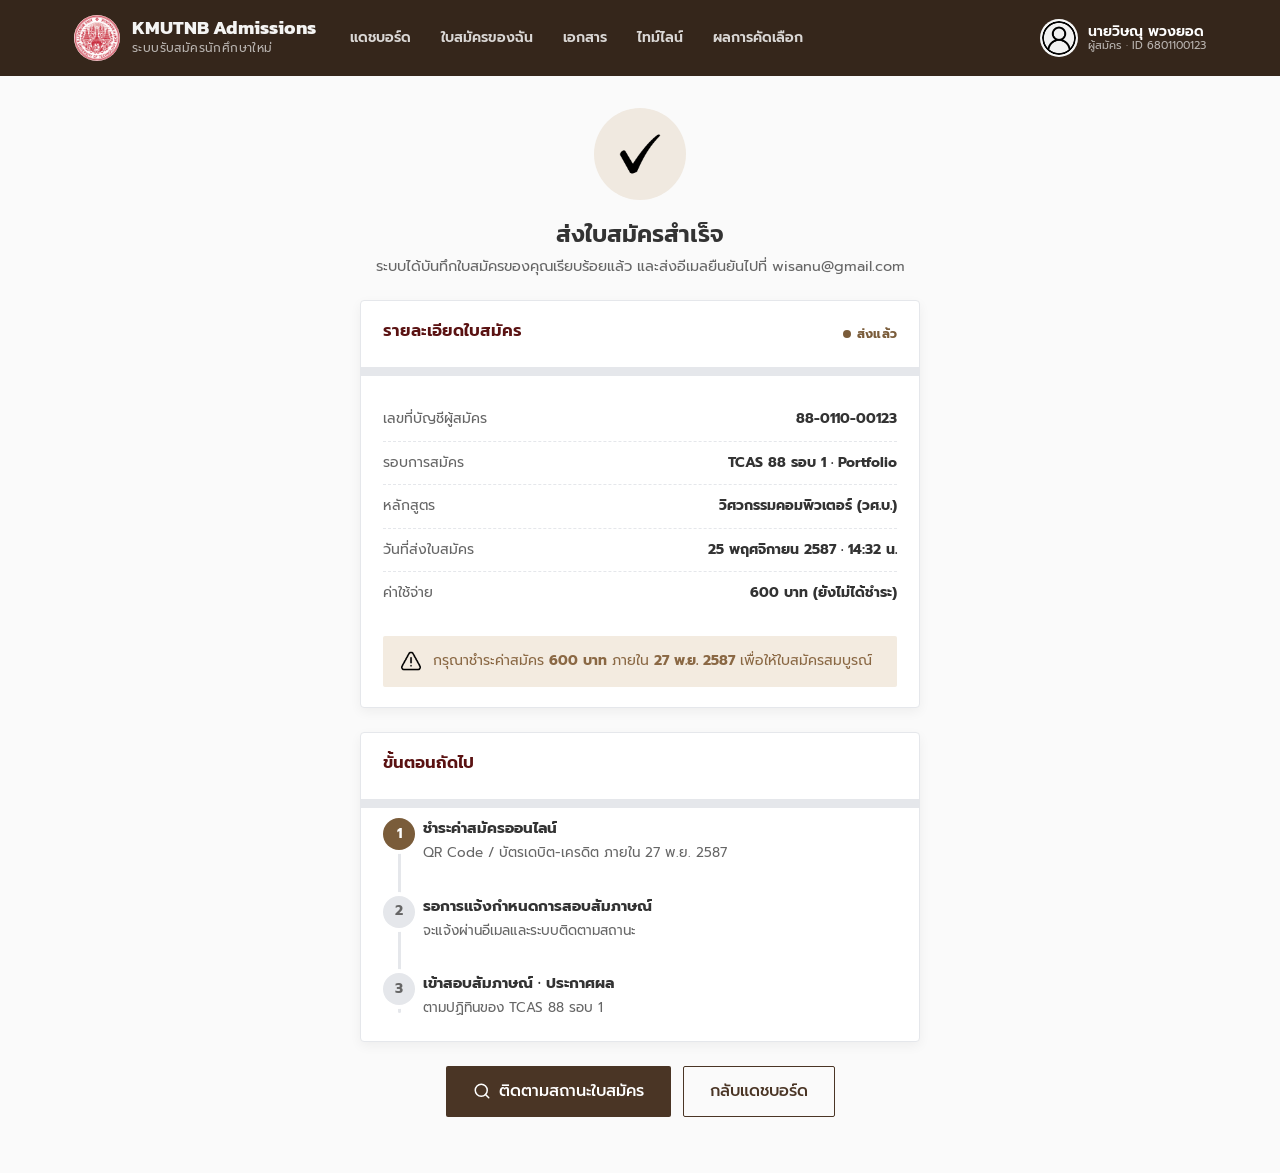
<file: submission-success.html>
<!DOCTYPE html>
<html lang="th">
<head>
  <meta charset="UTF-8">
  <meta name="viewport" content="width=device-width, initial-scale=1.0">
  <title>ส่งใบสมัครสำเร็จ — KMUTNB Admissions</title>
  <link rel="preconnect" href="https://fonts.googleapis.com">
  <link href="https://fonts.googleapis.com/css2?family=Prompt:wght@400;500;600;700&family=Kanit:wght@400;500;600;700&family=Sarabun:wght@400;500;600;700&display=swap" rel="stylesheet">
  <link rel="stylesheet" href="css/reset.css">
  <link rel="stylesheet" href="css/style.css">
  <link rel="stylesheet" href="css/components.css">
  <link rel="stylesheet" href="css/forms.css">
  <link rel="stylesheet" href="css/pages.css">
</head>
<body>

  <!-- ===================== DASHBOARD HEADER ===================== -->
  <header class="dash-header">
    <div class="container">
      <a href="index.html" class="brand">
        <span class="brand__logo">
          <img src="assets/image/logo-kmutnb.png" alt="">
        </span>
        <span>
          <span class="brand__name">KMUTNB Admissions</span>
          <span class="brand__sub">ระบบรับสมัครนักศึกษาใหม่</span>
        </span>
      </a>

      <nav class="dash-nav">
        <a href="dashboard.html">แดชบอร์ด</a>
        <a href="application-form.html">ใบสมัครของฉัน</a>
        <a href="document-upload.html">เอกสาร</a>
        <a href="application-tracking.html">ไทม์ไลน์</a>
        <a href="admission-result.html">ผลการคัดเลือก</a>
      </nav>

      <div class="user-chip">
        <span class="user-chip__avatar">
          <img src="assets/image/user-profile.png" alt="">
        </span>
        <span class="user-chip__meta">
          <span class="user-chip__name">นายวิษณุ พวงยอด</span>
          <span class="user-chip__role">ผู้สมัคร · ID 6801100123</span>
        </span>
      </div>
    </div>
  </header>

  <!-- ===================== BODY ===================== -->
  <main class="dash-page">
    <div class="container dash-wrap">

      <div class="success-box">

        <div class="success-icon">
          <img class="icon-img" src="assets/image/checkmark.png" alt="">
        </div>
        <h1>ส่งใบสมัครสำเร็จ</h1>
        <p class="sub">ระบบได้บันทึกใบสมัครของคุณเรียบร้อยแล้ว และส่งอีเมลยืนยันไปที่ wisanu@gmail.com</p>

        <div class="card text-left mb-24">
          <div class="spread card__head">
            <h2>รายละเอียดใบสมัคร</h2>
            <span class="badge badge--green">
              <span class="badge__dot"></span>ส่งแล้ว
            </span>
          </div>
          <div class="card__body">
            <div class="info-row">
              <span class="lbl">เลขที่บัญชีผู้สมัคร</span>
              <b>88-0110-00123</b>
            </div>
            <div class="info-row">
              <span class="lbl">รอบการสมัคร</span>
              <b>TCAS 88 รอบ 1 · Portfolio</b>
            </div>
            <div class="info-row">
              <span class="lbl">หลักสูตร</span>
              <b>วิศวกรรมคอมพิวเตอร์ (วศ.บ.)</b>
            </div>
            <div class="info-row">
              <span class="lbl">วันที่ส่งใบสมัคร</span>
              <b>25 พฤศจิกายน 2587 · 14:32 น.</b>
            </div>
            <div class="info-row">
              <span class="lbl">ค่าใช้จ่าย</span>
              <b>600 บาท (ยังไม่ได้ชำระ)</b>
            </div>
          </div>
          <div style="padding:0 22px 20px">
            <div class="alert alert--warn">
              <img class="icon-img" src="assets/image/warning.png" alt="">
              <span>กรุณาชำระค่าสมัคร <b>600 บาท</b> ภายใน <b>27 พ.ย. 2587</b> เพื่อให้ใบสมัครสมบูรณ์</span>
            </div>
          </div>
        </div>

        <div class="card text-left mb-24">
          <div class="spread card__head">
            <h2>ขั้นตอนถัดไป</h2>
          </div>
          <div class="card__body" style="padding-top:8px">
            <div class="timeline">
              <div class="timeline__item">
                <span class="timeline__icon done">1</span>
                <div class="timeline__title">ชำระค่าสมัครออนไลน์</div>
                <div class="timeline__desc">QR Code / บัตรเดบิต-เครดิต ภายใน 27 พ.ย. 2587</div>
              </div>
              <div class="timeline__item">
                <span class="timeline__icon upcoming">2</span>
                <div class="timeline__title">รอการแจ้งกำหนดการสอบสัมภาษณ์</div>
                <div class="timeline__desc">จะแจ้งผ่านอีเมลและระบบติดตามสถานะ</div>
              </div>
              <div class="timeline__item">
                <span class="timeline__icon upcoming">3</span>
                <div class="timeline__title">เข้าสอบสัมภาษณ์ · ประกาศผล</div>
                <div class="timeline__desc">ตามปฏิทินของ TCAS 88 รอบ 1</div>
              </div>
            </div>
          </div>
        </div>

        <div class="row row--center-wrap">
          <a href="application-tracking.html" class="btn btn--primary btn--lg">
            <svg viewBox="0 0 24 24" fill="none" stroke="currentColor" stroke-width="2" stroke-linecap="round" stroke-linejoin="round"><circle cx="11" cy="11" r="8"/><line x1="21" y1="21" x2="16.65" y2="16.65"/></svg>
            ติดตามสถานะใบสมัคร
          </a>
          <a href="dashboard.html" class="btn btn--outline btn--lg">กลับแดชบอร์ด</a>
        </div>

      </div>
    </div>
  </main>

</body>
</html>
</file>
<file: css/style.css>
:root {
  /* Brand Colors */
  --color-primary: #AC3520;      /* KMUTNB Red/Maroon */
  --color-secondary: #4A3525;    /* Dark Brown Footer */
  --color-bg-main: #FAFAFA;      /* Light Gray Page Background */
  --color-surface: #FFFFFF;      /* Card Background */

  /* Text Colors */
  --color-text-primary: #333333;
  --color-text-secondary: #666666;
  --color-text-light: #FFFFFF;

  /* UI States & Badges — brown family */
  --color-success: #7A5C3A;
  --color-warning: #8A6844;
  --color-danger: #5A3A28;
  --color-border: #E5E7EB;

  /* Layout Spacing & Radius */
  --radius-card: 4px;
  --radius-button: 2px;
  --shadow-card: 0 4px 12px rgba(0, 0, 0, 0.05);

  /* ======================================================
     Supporting tokens (derived from the base system above)
     ====================================================== */
  --color-primary-dark: #5A1212;
  --color-primary-light: #9E3A3A;
  --color-primary-soft: rgba(122, 30, 30, 0.12);
  --color-bg-muted: #F2F2F2;
  --color-bg-soft: #F6F6F6;
  --color-text-muted: #999999;
  --color-info: #6B4A2F;
  --color-purple: #5C4230;
  --color-accent: #C9A886;
  --color-info-dark: #3B2A1A;
  --color-success-dark: #4A3722;
  --color-purple-dark: #33241A;
  --color-warning-dark: #4B3A26;
  --color-success-soft: #F0E9E0;
  --color-warning-soft: #F3EBE0;
  --color-danger-soft: #F0E7E0;
  --color-info-soft: #EFE7DD;
  --color-purple-soft: #ECE4DB;
  --color-secondary-soft: #EFE8DE;  /* Light warm tint of footer brown */
  --color-secondary-dark: #35261B;  /* Deeper brown for gradient panels */
  --color-secondary-light: #655346;  /* Lighter brown for gradient end */

  --font-heading: 'Kanit', 'Prompt', sans-serif;
  --font-body: 'Prompt', 'Kanit', sans-serif;

  --radius-pill: 999px;

  --shadow-hover: 0 8px 22px rgba(0, 0, 0, 0.10);
  --shadow-banner: 0 10px 30px rgba(0, 0, 0, 0.12);
  --shadow-brand: 0 4px 12px rgba(122, 30, 30, 0.30);

  --max-width: 1180px;
  --gutter: 24px;
  --header-height: 76px;
}
</file>
<file: css/components.css>
/* ============================================================
   SHARED COMPONENTS — header, footer, buttons, cards, badges,
   stepper, timeline, sidebar widgets
   ============================================================ */

.container {
  width: 100%;
  max-width: var(--max-width);
  margin: 0 auto;
  padding: 0 var(--gutter);
}

/* ---------------- Public Header ---------------- */
.site-header {
  background: var(--color-surface);
  border-bottom: 1px solid var(--color-border);
  position: sticky;
  top: 0;
  z-index: 50;
}

.site-header .container,
.dash-header .container {
  display: flex;
  align-items: center;
  gap: 32px;
  height: var(--header-height);
}

.brand {
  display: flex;
  align-items: center;
  gap: 12px;
  flex-shrink: 0;
}

.brand__logo {
  width: 46px;
  height: 46px;
  border-radius: 50%;
  background: linear-gradient(135deg, var(--color-primary) 0%, var(--color-primary-dark) 100%);
  display: grid;
  place-items: center;
  color: var(--color-text-light);
}

.brand__logo svg {
  width: 26px;
  height: 26px;
}

.brand__logo img {
  width: 100%;
  height: 100%;
  object-fit: contain;
  border-radius: 50%;
}

.brand__name {
  font-family: var(--font-heading);
  font-weight: 700;
  font-size: 20px;
  color: var(--color-primary);
  line-height: 1.1;
  display: block;
}

.brand__sub {
  font-size: 12px;
  color: var(--color-text-secondary);
  letter-spacing: 0.4px;
  display: block;
  white-space: nowrap;
}

.main-nav {
  display: flex;
  align-items: center;
  gap: 4px;
  flex: 1;
}

.main-nav a {
  padding: 10px 14px;
  font-size: 15px;
  font-weight: 600;
  color: var(--color-text-secondary);
  border-radius: var(--radius-button);
  transition: background 0.2s, color 0.2s;
  position: relative;
  white-space: nowrap;
}

.main-nav a:hover {
  background: var(--color-bg-muted);
  color: var(--color-primary);
}

.main-nav a.active {
  color: var(--color-primary);
}

.main-nav a.active::after {
  content: "";
  position: absolute;
  left: 14px;
  right: 14px;
  bottom: 4px;
  height: 3px;
  border-radius: var(--radius-button);
  background: var(--color-primary);
}

.header-actions {
  flex-shrink: 0;
}

/* ---------------- Dashboard Header ---------------- */
.dash-header {
  background: var(--color-secondary-dark);
  color: var(--color-text-light);
  position: sticky;
  top: 0;
  z-index: 50;
}

.dash-header .brand__name {
  color: rgba(255, 255, 255, 0.95);
  font-size: 19px;
}

.dash-header .brand__sub {
  color: rgba(255, 255, 255, 0.65);
}

.dash-header .container {
  gap: 20px;
}

.dash-nav {
  display: flex;
  align-items: center;
  gap: 2px;
  flex: 1;
  min-width: 0;
  overflow-x: auto;
  scrollbar-width: none;
}

.dash-nav::-webkit-scrollbar {
  display: none;
}

.dash-nav a {
  padding: 10px 14px;
  font-size: 14px;
  font-weight: 600;
  color: rgba(255, 255, 255, 0.82);
  border-radius: var(--radius-button);
  transition: background 0.2s, color 0.2s;
  white-space: nowrap;
  flex-shrink: 0;
}

.dash-nav a:hover {
  background: rgba(255, 255, 255, 0.1);
  color: var(--color-text-light);
}

.dash-nav a.active {
  background: rgba(255, 255, 255, 0.16);
  color: var(--color-text-light);
}

.user-chip {
  display: flex;
  align-items: center;
  gap: 10px;
  cursor: pointer;
}

.user-chip__avatar {
  width: 38px;
  height: 38px;
  border-radius: 50%;
  background: var(--color-bg-muted);
  border: 2px solid rgba(255, 255, 255, 0.4);
  display: grid;
  place-items: center;
  overflow: hidden;
  flex-shrink: 0;
}

.user-chip__meta {
  line-height: 1.15;
  white-space: nowrap;
}

.user-chip__avatar img,
.user-strip__avatar img {
  width: 100%;
  height: 100%;
  border-radius: 50%;
  object-fit: cover;
  display: block;
}

.user-chip__name {
  font-size: 14px;
  font-weight: 600;
  display: block;
}

.user-chip__role {
  font-size: 11px;
  color: rgba(255, 255, 255, 0.65);
  display: block;
}

.header-side {
  display: flex;
  align-items: center;
  gap: 14px;
  flex-shrink: 0;
}

.logout-btn {
  white-space: nowrap;
}

/* ---------------- Footer ---------------- */
.site-footer {
  background: var(--color-secondary);
  color: rgba(255, 255, 255, 0.85);
  margin-top: 64px;
}

.site-footer__top {
  padding: 48px 0 36px;
  border-bottom: 1px solid rgba(255, 255, 255, 0.12);
}

.footer-grid {
  display: grid;
  grid-template-columns: 2fr 1fr 1fr 1.2fr;
  gap: 40px;
}

.footer-brand .brand__name {
  color: var(--color-text-light);
}

.footer-brand .brand__logo {
  background: linear-gradient(135deg, var(--color-primary-light), var(--color-primary));
}

.footer-brand__desc {
  margin-top: 12px;
  font-size: 14px;
  color: rgba(255, 255, 255, 0.7);
  max-width: 320px;
}

.footer-col h4 {
  color: var(--color-text-light);
  font-size: 15px;
  margin-bottom: 16px;
  font-weight: 700;
}

.footer-col ul li {
  margin-bottom: 10px;
}

.footer-col ul a {
  font-size: 14px;
  color: rgba(255, 255, 255, 0.72);
  transition: color 0.2s;
}

.footer-col ul a:hover {
  color: var(--color-text-light);
}

.footer-dots {
  display: flex;
  gap: 6px;
  flex-wrap: wrap;
  margin-bottom: 10px;
}

.footer-dots span {
  width: 18px;
  height: 18px;
  border-radius: 50%;
}

.social-links {
  display: flex;
  gap: 10px;
  margin-top: 14px;
}

.social-links a {
  width: 38px;
  height: 38px;
  border-radius: 50%;
  background: rgba(255, 255, 255, 0.12);
  display: grid;
  place-items: center;
  color: var(--color-text-light);
  transition: background 0.2s;
}

.social-links a:hover {
  background: var(--color-primary-light);
}

.social-links svg {
  width: 18px;
  height: 18px;
}

.site-footer__bottom {
  padding: 18px 0;
  text-align: center;
  font-size: 13px;
  color: rgba(255, 255, 255, 0.55);
}

/* ---------------- Buttons ---------------- */
.btn {
  display: inline-flex;
  align-items: center;
  justify-content: center;
  gap: 8px;
  padding: 10px 20px;
  border-radius: var(--radius-button);
  border: 1px solid transparent;
  font-size: 15px;
  font-weight: 500;
  transition: background 0.15s, color 0.15s, border-color 0.15s;
  white-space: nowrap;
}

.btn:active {
  transform: none;
}

.btn--primary {
  background: var(--color-secondary);
  color: var(--color-text-light);
}

.btn--primary:hover {
  background: var(--color-secondary-dark);
}

.btn--outline {
  border-color: var(--color-secondary);
  color: var(--color-secondary);
  background: transparent;
}

.btn--outline:hover {
  background: var(--color-secondary-soft);
  color: var(--color-secondary-dark);
}

.btn--outline-light {
  border-color: rgba(255, 255, 255, 0.5);
  color: var(--color-text-light);
  background: transparent;
}

.btn--outline-light:hover {
  background: rgba(255, 255, 255, 0.1);
  color: var(--color-text-light);
}

.btn--white {
  background: var(--color-surface);
  color: var(--color-secondary);
  border-color: var(--color-border);
}

.btn--white:hover,
.btn--ghost:hover {
  background: var(--color-bg-muted);
}

.btn--ghost {
  color: var(--color-text-secondary);
  background: transparent;
  border-color: transparent;
}

.btn--ghost:hover {
  color: var(--color-text-primary);
}

.btn--sm {
  padding: 6px 13px;
  font-size: 13px;
}

.btn--lg {
  padding: 12px 26px;
  font-size: 16px;
}

.btn--block {
  width: 100%;
}

.btn svg {
  width: 18px;
  height: 18px;
}

.btn .icon-img {
  width: 18px;
  height: 18px;
}

/* ---------------- Cards ---------------- */
.card,
.widget,
.filter-card {
  background: var(--color-surface);
  border-radius: var(--radius-card);
  box-shadow: var(--shadow-card);
  border: 1px solid var(--color-border);
  overflow: hidden;
}

.card__head {
  padding: 18px 22px;
  border-bottom: 9px solid var(--color-border);
}

.card__head h2,
.card__head h3 {
  font-size: 17px;
  color: var(--color-primary-dark);
}

.card__body {
  padding: 22px;
}

/* ---------------- Icon images ---------------- */
.icon-img {
  display: inline-block;
  width: 20px;
  height: 20px;
  object-fit: contain;
  flex-shrink: 0;
}

.icon-img--light {
  filter: brightness(0) invert(1);
}

.icon-inline {
  display: inline-block;
  width: 1em;
  height: 1em;
  object-fit: contain;
  vertical-align: -0.15em;
  margin-right: 3px;
}

/* ---------------- Badges / Pills ---------------- */
.badge {
  display: inline-flex;
  align-items: center;
  gap: 6px;
  padding: 4px 12px;
  border-radius: var(--radius-button);
  font-size: 12.5px;
  font-weight: 700;
  letter-spacing: 0.2px;
}

.badge--green,
.badge--blue,
.badge--yellow,
.badge--red,
.badge--maroon {
  background: transparent;
  padding: 2px 0;
}

.badge--green { color: var(--color-success); }
.badge--blue { color: var(--color-info); }
.badge--yellow { color: var(--color-warning); }
.badge--red { color: var(--color-danger); }
.badge--maroon { color: var(--color-primary); }
.badge--glass { background: rgba(255, 255, 255, 0.16); color: var(--color-text-light); padding: 4px 12px; }
.badge--glass-emphasis { color: rgba(255, 255, 255, 0.92); }
.badge--auth { background: rgba(255, 255, 255, 0.15); color: var(--color-accent); padding: 4px 12px; margin-bottom: 6px; }
.badge--auth .badge__dot { background: var(--color-accent); }

.badge__dot {
  width: 8px;
  height: 8px;
  border-radius: 50%;
  background: currentColor;
}

/* ---------------- Section titles ---------------- */
.section-title {
  display: flex;
  align-items: flex-end;
  justify-content: space-between;
  gap: 16px;
  margin-bottom: 22px;
}

.section-title--center {
  justify-content: center;
  text-align: center;
}

.section-title h2 {
  font-size: 24px;
  color: var(--color-text-primary);
}

.section-title h2 em {
  font-style: normal;
  color: var(--color-primary);
}

.section-title__sub {
  color: var(--color-text-secondary);
  font-size: 14px;
  margin-top: 2px;
}

.link-more {
  color: var(--color-primary);
  font-weight: 700;
  font-size: 14px;
  display: inline-flex;
  align-items: center;
  gap: 4px;
}

.link-more:hover {
  text-decoration: underline;
}

/* ---------------- Stepper ---------------- */
.stepper {
  display: flex;
  align-items: flex-start;
  justify-content: space-between;
  position: relative;
  gap: 0;
}

.stepper::before {
  content: "";
  position: absolute;
  top: 17px;
  left: 32px;
  right: 32px;
  height: 3px;
  background: var(--color-border);
  z-index: 0;
}

.stepper__step {
  position: relative;
  z-index: 1;
  display: flex;
  flex-direction: column;
  align-items: center;
  gap: 8px;
  width: 100px;
  text-align: center;
}

.stepper__dot {
  width: 34px;
  height: 34px;
  border-radius: 50%;
  background: var(--color-surface);
  border: 3px solid var(--color-border);
  display: grid;
  place-items: center;
  font-size: 14px;
  font-weight: 700;
  color: var(--color-text-muted);
  transition: all 0.2s;
}

.stepper__dot .icon-img {
  width: 17px;
  height: 17px;
}

.stepper__step.done .stepper__dot {
  background: var(--color-success);
  border-color: var(--color-success);
  color: var(--color-text-light);
}

.stepper__step.current .stepper__dot {
  background: var(--color-primary);
  border-color: var(--color-primary);
  color: var(--color-text-light);
  box-shadow: 0 0 0 5px rgba(122, 30, 30, 0.18);
}

.stepper__label {
  font-size: 12px;
  font-weight: 600;
  color: var(--color-text-secondary);
}

.stepper__step.current .stepper__label {
  color: var(--color-primary);
}

/* ---------------- Vertical timeline ---------------- */
.timeline {
  position: relative;
  padding-left: 40px;
}

.timeline::before {
  content: "";
  position: absolute;
  left: 15px;
  top: 6px;
  bottom: 6px;
  width: 3px;
  border-radius: var(--radius-button);
  background: var(--color-border);
}

.timeline__item {
  position: relative;
  padding-bottom: 30px;
}

.timeline__item:last-child {
  padding-bottom: 0;
}

.timeline__icon {
  position: absolute;
  left: -40px;
  top: 2px;
  width: 32px;
  height: 32px;
  border-radius: 50%;
  display: grid;
  place-items: center;
  font-size: 14px;
  font-weight: 700;
  color: var(--color-text-light);
  box-shadow: 0 0 0 4px var(--color-surface);
}

.timeline__icon .icon-img {
  width: 18px;
  height: 18px;
}

.timeline__icon.done { background: var(--color-success); }
.timeline__icon.current { background: var(--color-primary); }
.timeline__icon.upcoming { background: var(--color-border); color: var(--color-text-secondary); }

.timeline__date {
  font-size: 12px;
  color: var(--color-text-muted);
  margin-bottom: 2px;
}

.timeline__title {
  font-size: 15px;
  font-weight: 700;
  color: var(--color-text-primary);
}

.timeline__desc {
  font-size: 13.5px;
  color: var(--color-text-secondary);
  margin-top: 2px;
}

/* ---------------- Alerts ---------------- */
.alert {
  border-radius: var(--radius-button);
  padding: 14px 18px;
  display: flex;
  gap: 12px;
  align-items: flex-start;
  font-size: 14px;
}

.alert svg {
  width: 20px;
  height: 20px;
  flex-shrink: 0;
  margin-top: 1px;
}

.alert .icon-img {
  width: 20px;
  height: 20px;
  margin-top: 1px;
}

.alert--info { background: var(--color-info-soft); color: var(--color-info); }
.alert--warn { background: var(--color-warning-soft); color: var(--color-warning); }
.alert--compact { padding: 10px 12px; font-size: 13px; }

/* ---------------- Widgets (sidebar) ---------------- */
.widget__head,
.filter-card__head {
  padding: 16px 20px;
  background: var(--color-primary-dark);
  color: var(--color-text-light);
  display: flex;
  align-items: center;
  gap: 10px;
}

.widget__head svg {
  width: 18px;
  height: 18px;
}

.widget__head h3 {
  font-size: 15px;
  font-weight: 700;
}

.widget__body {
  padding: 18px 20px;
}

.widget__body--deadline { padding-top: 6px; padding-bottom: 6px; }
.widget__body--announcement { padding: 4px 18px; }
.widget__body--small { font-size: 13.5px; }
.widget__body--muted { color: var(--color-text-secondary); }

.widget--light .widget__head {
  background: var(--color-bg-muted);
  color: var(--color-primary-dark);
  border-bottom: 1px solid var(--color-border);
}

.widget__link {
  display: block;
  padding: 10px 18px;
  font-size: 14px;
  font-weight: 600;
  color: var(--color-text-secondary);
  border-bottom: 1px solid var(--color-border);
  transition: all 0.2s;
}

.widget__link:hover {
  background: var(--color-bg-muted);
  color: var(--color-primary);
  padding-left: 22px;
}

.widget__link:last-child {
  border-bottom: none;
}

/* ---------------- Page head banner ---------------- */
.page-hero {
  background:
    radial-gradient(circle at 85% 20%, rgba(255, 255, 255, 0.08) 0, transparent 40%),
    linear-gradient(135deg, var(--color-secondary-dark) 0%, var(--color-secondary) 60%, var(--color-secondary-light) 100%);
  color: var(--color-text-light);
  padding: 52px 0;
}

.page-hero h1 {
  font-size: 30px;
  margin-bottom: 6px;
}

.page-hero p {
  color: rgba(255, 255, 255, 0.85);
  font-size: 15px;
  max-width: 640px;
}

.crumb {
  font-size: 13px;
  color: rgba(255, 255, 255, 0.7);
  margin-bottom: 12px;
}

.crumb a:hover {
  color: var(--color-text-light);
}

/* ---------------- Progress bar ---------------- */
.progress {
  height: 10px;
  border-radius: var(--radius-button);
  background: var(--color-border);
  overflow: hidden;
}

.progress__fill {
  height: 100%;
  border-radius: var(--radius-button);
  background: linear-gradient(90deg, var(--color-primary), var(--color-primary-light));
}

/* ---------------- Utility ---------------- */
.text-maroon { color: var(--color-primary); }
.text-gray { color: var(--color-text-secondary); }
.text-sm { font-size: 13px; }
.text-xs { font-size: 12px; }
.text-left { text-align: left; }
.block { display: block; }
.ml-auto { margin-left: auto; }
.gradient--primary { background: linear-gradient(135deg, var(--color-primary), var(--color-primary-dark)); }
.gradient--success { background: linear-gradient(135deg, var(--color-success), var(--color-success-dark)); }
.gradient--info { background: linear-gradient(135deg, var(--color-info), var(--color-info-dark)); }
.gradient--purple { background: linear-gradient(135deg, var(--color-purple), var(--color-purple-dark)); }
.gradient--warning { background: linear-gradient(135deg, var(--color-warning), var(--color-warning-dark)); }
.bg-primary { background: var(--color-primary); }
.bg-success { background: var(--color-success); }
.bg-info { background: var(--color-info); }
.bg-warning { background: var(--color-warning); }
.bg-purple { background: var(--color-purple); }
.bg-danger { background: var(--color-danger); }
.mt-8 { margin-top: 8px; }
.mt-12 { margin-top: 12px; }
.mt-16 { margin-top: 16px; }
.mt-24 { margin-top: 24px; }
.mb-8 { margin-bottom: 8px; }
.mb-12 { margin-bottom: 12px; }
.mb-16 { margin-bottom: 16px; }
.mb-24 { margin-bottom: 24px; }
.mb-0 { margin-bottom: 0; }

.row {
  display: flex;
  align-items: center;
  gap: 12px;
}

.row--center { justify-content: center; }
.row--center-wrap { justify-content: center; flex-wrap: wrap; }

.spread {
  display: flex;
  align-items: center;
  justify-content: space-between;
  gap: 12px;
}

/* Responsive */
@media (max-width: 980px) {
  .footer-grid {
    grid-template-columns: 1fr 1fr;
  }
}

@media (max-width: 820px) {
  .site-header .container,
  .dash-header .container {
    flex-wrap: wrap;
    height: auto;
    min-height: var(--header-height);
    gap: 10px 16px;
    padding-top: 10px;
    padding-bottom: 4px;
  }

  .brand {
    flex: 1;
    min-width: 0;
  }

  .main-nav,
  .dash-nav {
    order: 3;
    flex: 0 0 100%;
    justify-content: flex-start;
    overflow-x: auto;
    -webkit-overflow-scrolling: touch;
    scrollbar-width: none;
  }

  .main-nav::-webkit-scrollbar,
  .dash-nav::-webkit-scrollbar {
    display: none;
  }

  .main-nav a,
  .dash-nav a {
    flex-shrink: 0;
    white-space: nowrap;
  }

  .footer-grid {
    grid-template-columns: 1fr;
  }
}

@media (max-width: 560px) {
  .stepper {
    overflow-x: auto;
    justify-content: flex-start;
  }

  .stepper__step {
    min-width: 80px;
  }

  .header-side {
    gap: 10px;
  }

  .user-chip__meta {
    display: none;
  }

  .site-header .container,
  .dash-header .container {
    gap: 10px 12px;
  }

  .header-actions .btn--sm {
    padding: 8px 12px;
    font-size: 13px;
  }

  .main-nav a,
  .dash-nav a {
    padding: 8px 10px;
    font-size: 13.5px;
  }
}
</file>
<file: css/forms.css>
/* ============================================================
   FORMS — inputs, selects, checkboxes, radio, file upload
   ============================================================ */

.field {
  margin-bottom: 18px;
}

.field__label {
  display: block;
  font-size: 13.5px;
  font-weight: 600;
  color: var(--color-text-secondary);
  margin-bottom: 6px;
}

.field__label .req {
  color: var(--color-danger);
}

.field__hint {
  font-size: 12px;
  color: var(--color-text-muted);
  margin-top: 5px;
}

.input,
.select,
.textarea {
  width: 100%;
  padding: 11px 14px;
  border: 1.5px solid var(--color-border);
  border-radius: var(--radius-button);
  background: var(--color-surface);
  color: var(--color-text-primary);
  transition: border-color 0.2s, box-shadow 0.2s;
  outline: none;
}

.input::placeholder,
.textarea::placeholder {
  color: var(--color-text-muted);
}

.input:focus,
.select:focus,
.textarea:focus {
  border-color: var(--color-primary);
  box-shadow: 0 0 0 3px rgba(122, 30, 30, 0.14);
}

.input--ok {
  border-color: var(--color-success) !important;
}

.select {
  appearance: none;
  background-image: url("data:image/svg+xml,%3Csvg xmlns='http://www.w3.org/2000/svg' width='14' height='14' viewBox='0 0 24 24' fill='none' stroke='%23666666' stroke-width='2.4' stroke-linecap='round' stroke-linejoin='round'%3E%3Cpolyline points='6 9 12 15 18 9'%3E%3C/polyline%3E%3C/svg%3E");
  background-repeat: no-repeat;
  background-position: right 14px center;
  padding-right: 38px;
}

.textarea {
  resize: vertical;
  min-height: 110px;
}

/* Form grid: 2 columns */
.form-grid {
  display: grid;
  grid-template-columns: 1fr 1fr;
  gap: 0 20px;
}

.form-grid--34 {
  grid-template-columns: 2fr 1fr 1fr;
}

@media (max-width: 720px) {
  .form-grid,
  .form-grid--34 {
    grid-template-columns: 1fr;
  }
}

/* Checkbox */
.check {
  display: flex;
  align-items: flex-start;
  gap: 10px;
  cursor: pointer;
  font-size: 14px;
  color: var(--color-text-secondary);
}

.check input {
  width: 18px;
  height: 18px;
  accent-color: var(--color-primary);
  margin-top: 2px;
  flex-shrink: 0;
}

/* Radio */
.radio-row {
  display: flex;
  gap: 18px;
  flex-wrap: wrap;
}

.radio {
  display: inline-flex;
  align-items: center;
  gap: 8px;
  cursor: pointer;
  font-size: 14px;
  color: var(--color-text-secondary);
}

.radio input {
  accent-color: var(--color-primary);
  width: 17px;
  height: 17px;
}

/* Upload zone */
.upload-zone {
  border: 2px dashed var(--color-border);
  border-radius: var(--radius-button);
  padding: 28px 20px;
  text-align: center;
  background: var(--color-bg-soft);
  transition: border-color 0.2s, background 0.2s;
  cursor: pointer;
}

.upload-zone:hover {
  border-color: var(--color-primary);
  background: rgba(122, 30, 30, 0.05);
}

.upload-zone__icon {
  width: 46px;
  height: 46px;
  margin: 0 auto 10px;
  border-radius: 50%;
  background: var(--color-primary);
  color: var(--color-text-light);
  display: grid;
  place-items: center;
}

.upload-zone__icon svg {
  width: 22px;
  height: 22px;
}

.upload-zone__title {
  font-weight: 700;
  font-size: 15px;
  color: var(--color-text-primary);
}

.upload-zone__sub {
  font-size: 12.5px;
  color: var(--color-text-secondary);
  margin-top: 2px;
}

/* Uploaded file rows */
.file-row {
  display: flex;
  align-items: center;
  gap: 14px;
  border: 1px solid var(--color-border);
  border-radius: var(--radius-button);
  background: var(--color-surface);
  padding: 12px 16px;
}

.file-row__icon {
  width: 38px;
  height: 38px;
  border-radius: var(--radius-button);
  background: var(--color-info-soft);
  color: var(--color-info);
  display: grid;
  place-items: center;
  flex-shrink: 0;
}

.file-row__icon svg {
  width: 19px;
  height: 19px;
}

.file-row__name {
  font-size: 14px;
  font-weight: 600;
  color: var(--color-text-primary);
  word-break: break-all;
}

.file-row__size {
  font-size: 12px;
  color: var(--color-text-muted);
}

.file-row__ok {
  margin-left: auto;
  color: var(--color-success);
  display: inline-flex;
  align-items: center;
  gap: 6px;
  font-size: 13px;
  font-weight: 600;
  flex-shrink: 0;
}

.file-row__ok .icon-img {
  width: 15px;
  height: 15px;
}

.file-row__del {
  color: var(--color-danger);
  display: grid;
  place-items: center;
  flex-shrink: 0;
}

.file-row__del svg {
  width: 18px;
  height: 18px;
}

.file-row__del:hover {
  opacity: 0.7;
}

/* Section dividers inside form */
.form-section {
  margin-bottom: 28px;
}

.form-section__title {
  display: flex;
  align-items: center;
  gap: 10px;
  font-size: 16px;
  color: var(--color-primary-dark);
  padding-bottom: 10px;
  border-bottom: 2px solid var(--color-border);
  margin-bottom: 18px;
}

.form-section__title .num {
  width: 26px;
  height: 26px;
  border-radius: 50%;
  background: var(--color-primary);
  color: var(--color-text-light);
  display: grid;
  place-items: center;
  font-size: 13px;
  font-weight: 700;
}

/* Search input with icon */
.search-wrap,
.input-group {
  position: relative;
}

.search-wrap svg,
.input-group svg {
  position: absolute;
  left: 14px;
  top: 50%;
  transform: translateY(-50%);
  width: 18px;
  height: 18px;
  color: var(--color-text-muted);
}

.search-wrap .input,
.input-group .input {
  padding-left: 42px;
}

/* Toggle / consent panel */
.consent-box {
  border: 1px solid var(--color-border);
  border-radius: var(--radius-button);
  background: var(--color-bg-soft);
  padding: 16px;
  font-size: 13.5px;
  color: var(--color-text-secondary);
}
</file>
<file: css/pages.css>
/* ============================================================
   PAGES — page-specific styles
   ============================================================ */

.panel,
.user-strip,
.form-card,
.auth__box,
.form-shell .stepper,
.program-card {
  background: var(--color-surface);
  border: 1px solid var(--color-border);
  border-radius: var(--radius-card);
  box-shadow: var(--shadow-card);
}

/* ---------------- Landing Home ---------------- */
.hero {
  background:
    radial-gradient(circle at 12% 18%, rgba(201, 168, 134,0.12) 0, transparent 42%),
    radial-gradient(circle at 88% 82%, rgba(201, 168, 134,0.14) 0, transparent 40%),
    linear-gradient(135deg, var(--color-secondary-dark) 0%, var(--color-secondary) 100%);
  color: var(--color-text-light);
  position: relative;
  overflow: hidden;
}

.hero::after {
  content: "";
  position: absolute;
  inset: 0;
  background-image: radial-gradient(rgba(255, 255, 255, 0.05) 1.5px, transparent 1.5px);
  background-size: 26px 26px;
  pointer-events: none;
}

.hero .container {
  position: relative;
  z-index: 1;
  display: grid;
  grid-template-columns: 1.25fr 0.95fr;
  gap: 40px;
  align-items: center;
  padding-top: 64px;
  padding-bottom: 72px;
}

.hero__eyebrow {
  display: inline-flex;
  align-items: center;
  gap: 8px;
  background: rgba(255, 255, 255, 0.14);
  border: 1px solid rgba(255, 255, 255, 0.22);
  color: rgba(255, 255, 255, 0.92);
  font-size: 13px;
  font-weight: 600;
  padding: 6px 14px;
  border-radius: var(--radius-button);
  margin-bottom: 18px;
}

.hero__eyebrow svg {
  width: 15px;
  height: 15px;
}

.hero h1 {
  font-size: 42px;
  font-weight: 700;
  line-height: 1.22;
  margin-bottom: 14px;
}

.hero h1 span {
  color: var(--color-accent);
}

.hero__desc {
  font-size: 16px;
  color: rgba(255, 255, 255, 0.88);
  max-width: 520px;
  margin-bottom: 28px;
}

.hero__cta {
  display: flex;
  gap: 14px;
  flex-wrap: wrap;
}

.hero__stats {
  display: grid;
  grid-template-columns: repeat(3, 1fr);
  gap: 14px;
  margin-top: 40px;
  max-width: 520px;
}

.hero__stat {
  background: rgba(255, 255, 255, 0.1);
  border: 1px solid rgba(255, 255, 255, 0.16);
  border-radius: var(--radius-button);
  padding: 14px 16px;
}

.hero__stat b {
  font-size: 24px;
  font-family: var(--font-heading);
  color: var(--color-accent);
}

.hero__stat span {
  display: block;
  font-size: 12.5px;
  color: rgba(255, 255, 255, 0.8);
}

.hero__visual {
  background: rgba(255, 255, 255, 0.07);
  border: 1px solid rgba(255, 255, 255, 0.16);
  border-radius: var(--radius-card);
  padding: 34px 26px;
  backdrop-filter: blur(6px);
}

.hero-card {
  background: rgba(255, 255, 255, 0.97);
  color: var(--color-text-primary);
  border-radius: var(--radius-card);
  box-shadow: var(--shadow-banner);
  padding: 24px;
}

.hero-card__head {
  border-bottom: 1px dashed var(--color-border);
  padding-bottom: 14px;
  margin-bottom: 14px;
}

.hero-card__head .icon {
  width: 42px;
  height: 42px;
  border-radius: var(--radius-button);
  background: linear-gradient(135deg, var(--color-primary), var(--color-primary-dark));
  color: var(--color-text-light);
  display: grid;
  place-items: center;
  flex-shrink: 0;
}

.hero-card__head .icon svg {
  width: 20px;
  height: 20px;
}

.hero-card__head b {
  font-size: 15px;
  display: block;
}

.hero-card__head span {
  font-size: 12.5px;
  color: var(--color-text-secondary);
}

.hero-card__row {
  display: flex;
  justify-content: space-between;
  align-items: center;
  padding: 9px 0;
  border-bottom: 1px dashed var(--color-border);
  font-size: 13.5px;
}

.hero-card__row:last-child {
  border-bottom: none;
}

.hero-card__row .lbl {
  color: var(--color-text-secondary);
}

/* Rounds section */
.rounds {
  padding: 64px 0 24px;
}

.rounds-grid {
  display: grid;
  grid-template-columns: repeat(4, 1fr);
  gap: 20px;
}

.round-card {
  background: var(--color-secondary-soft);
  padding: 26px 22px;
  display: flex;
  flex-direction: column;
  gap: 10px;
  transition: transform 0.2s, box-shadow 0.2s;
}

.round-card:hover {
  transform: translateY(-4px);
}

.round-card__num {
  font-size: 12px;
  font-weight: 700;
  color: var(--color-text-secondary);
  letter-spacing: 1px;
  text-transform: uppercase;
}

.round-card__name {
  font-size: 19px;
  font-weight: 700;
  color: var(--color-text-primary);
}

.round-card small .thai-name {
  display: block;
  font-size: 13px;
  color: var(--color-text-secondary);
  margin-top: 2px;
}

.round-card__meta {
  display: flex;
  align-items: center;
  gap: 8px;
  font-size: 12.5px;
  color: var(--color-text-secondary);
}

.round-card__meta svg {
  width: 15px;
  height: 15px;
}

.round-card__bottom {
  margin-top: auto;
  padding-top: 8px;
}

/* Faculties */
.faculties {
  padding: 56px 0;
}

.faculty-grid {
  display: grid;
  grid-template-columns: repeat(3, 1fr);
  gap: 22px;
}

.faculty-card {
  transition: transform 0.2s, box-shadow 0.2s;
}

.faculty-card:hover {
  transform: translateY(-4px);
}

.round-card:hover,
.faculty-card:hover,
.program-card:hover {
  box-shadow: var(--shadow-hover);
}

.faculty-card__thumb {
  height: 170px;
  display: grid;
  place-items: center;
  color: var(--color-text-light);
}

.faculty-card__thumb .thumb-icon {
  width: 74px;
  height: 74px;
  border-radius: 50%;
  background: rgba(255, 255, 255, 0.16);
  border: 1px solid rgba(255, 255, 255, 0.3);
  display: grid;
  place-items: center;
}

.faculty-card__thumb .thumb-icon svg {
  width: 38px;
  height: 38px;
}

.faculty-card__body {
  padding: 20px 22px;
}

.faculty-card__body h3 {
  font-size: 17px;
  color: var(--color-primary-dark);
  margin-bottom: 6px;
}

.faculty-card__body p {
  font-size: 13.5px;
  color: var(--color-text-secondary);
  margin-bottom: 12px;
}

.faculty-card__tag {
  display: inline-flex;
  gap: 6px;
  flex-wrap: wrap;
}

.faculty-card__tag span {
  font-size: 11.5px;
  background: var(--color-bg-muted);
  border: 1px solid var(--color-border);
  padding: 3px 10px;
  border-radius: var(--radius-button);
  color: var(--color-text-secondary);
  font-weight: 600;
}

/* Deadlines + login split */
.split-section {
  padding: 40px 0 64px;
}

.split-grid {
  display: grid;
  grid-template-columns: 1fr 380px;
  gap: 28px;
}

.deadline-list {
  margin-top: 6px;
}

.deadline-item {
  display: grid;
  grid-template-columns: 72px 1fr auto;
  align-items: center;
  gap: 18px;
  padding: 16px 0;
  border-bottom: 1px solid var(--color-border);
}

.deadline-item:last-child {
  border-bottom: none;
}

@media (max-width: 620px) {
  .deadline-item,
  .deadline-item--compact {
    grid-template-columns: 64px 1fr;
    gap: 12px;
  }

  .deadline-item > *:last-child {
    grid-column: 2;
    justify-self: start;
  }
}

.deadline-item__date {
  text-align: center;
  background: var(--color-primary);
  color: var(--color-text-light);
  border-radius: var(--radius-button);
  padding: 8px 6px;
  line-height: 1.1;
}

.deadline-item__date b {
  font-size: 20px;
  font-family: var(--font-heading);
  display: block;
}

.deadline-item__date span {
  font-size: 11px;
}

.deadline-item__title {
  font-weight: 700;
  font-size: 14.5px;
  color: var(--color-text-primary);
}

.deadline-item__sub {
  font-size: 12.5px;
  color: var(--color-text-secondary);
}

.deadline-item--compact {
  grid-template-columns: 56px 1fr;
  padding: 12px 0;
}

.deadline-item__title--compact {
  font-size: 13px;
}

.brand-panel {
  background: linear-gradient(160deg, var(--color-secondary-dark), var(--color-secondary));
  color: var(--color-text-light);
  border-radius: var(--radius-card);
}

/* Quick login card */
.quick-login {
  padding: 32px 28px;
  box-shadow: var(--shadow-banner);
}

.quick-login h3 {
  font-size: 20px;
  margin-bottom: 4px;
}

.quick-login p {
  font-size: 13.5px;
  color: rgba(255, 255, 255, 0.82);
  margin-bottom: 20px;
}

/* FAQ */
.faq {
  padding: 56px 0 72px;
}

.faq-list {
  max-width: 780px;
}

.faq-item {
  background: var(--color-surface);
  border: 1px solid var(--color-border);
  border-radius: var(--radius-button);
  margin-bottom: 12px;
  overflow: hidden;
}

.faq-item summary {
  padding: 16px 20px;
  font-weight: 600;
  font-size: 15px;
  color: var(--color-text-primary);
  cursor: pointer;
  display: flex;
  justify-content: space-between;
  align-items: center;
  gap: 12px;
  list-style: none;
}

.faq-item summary::-webkit-details-marker {
  display: none;
}

.faq-item summary::after {
  content: "+";
  font-size: 22px;
  font-weight: 400;
  color: var(--color-primary);
  transition: transform 0.2s;
}

.faq-item[open] summary::after {
  transform: rotate(45deg);
}

.faq-item__body {
  padding: 0 20px 18px;
  font-size: 14px;
  color: var(--color-text-secondary);
  border-top: 1px solid var(--color-border);
  margin-top: 0;
  padding-top: 14px;
}

/* Update/announce strip on landing */
.strip {
  background: var(--color-surface);
  border-top: 1px solid var(--color-border);
  border-bottom: 1px solid var(--color-border);
}

.strip__inner {
  display: flex;
  align-items: center;
  gap: 14px;
  padding: 14px 0;
  overflow-x: auto;
}

.strip__label {
  flex-shrink: 0;
  background: var(--color-primary);
  color: var(--color-text-light);
  font-size: 12px;
  font-weight: 700;
  padding: 5px 12px;
  border-radius: var(--radius-button);
}

.strip__text {
  font-size: 14px;
  color: var(--color-text-secondary);
  white-space: nowrap;
}

/* ---------------- Auth pages (login / register) ---------------- */
.auth {
  display: grid;
  grid-template-columns: 1fr 1fr;
  min-height: calc(100vh - var(--header-height) - 96px);
}

.auth__side {
  background:
    radial-gradient(circle at 20% 15%, rgba(201, 168, 134,0.16) 0, transparent 40%),
    linear-gradient(150deg, var(--color-secondary-dark) 0%, var(--color-secondary) 75%);
  color: var(--color-text-light);
  padding: 56px 52px;
  display: flex;
  flex-direction: column;
  justify-content: center;
  gap: 22px;
  position: relative;
  overflow: hidden;
}

.auth__side::after {
  content: "";
  position: absolute;
  bottom: -60px;
  left: -60px;
  width: 260px;
  height: 260px;
  border-radius: 50%;
  border: 40px solid rgba(255, 255, 255, 0.06);
}

.auth__side h1 {
  font-size: 30px;
  line-height: 1.25;
}

.auth__side h1 span {
  color: var(--color-accent);
}

.auth__side p {
  color: rgba(255, 255, 255, 0.85);
  font-size: 15px;
  max-width: 420px;
}

.auth__side-feat {
  font-size: 14.5px;
  color: rgba(255, 255, 255, 0.9);
}

.auth__side-feat .feat-ic {
  width: 40px;
  height: 40px;
  border-radius: var(--radius-button);
  background: rgba(255, 255, 255, 0.14);
  display: grid;
  place-items: center;
  flex-shrink: 0;
}

.auth__side-feat .feat-ic svg {
  width: 20px;
  height: 20px;
}

.auth__panel {
  display: flex;
  align-items: center;
  justify-content: center;
  padding: 40px 24px;
  background: var(--color-bg-main);
}

.auth__box {
  width: 100%;
  max-width: 440px;
  padding: 36px 34px;
}

.auth__box-title {
  text-align: center;
  margin-bottom: 26px;
}

.auth__box-title h2 {
  font-size: 24px;
  color: var(--color-primary-dark);
}

.auth__box-title p {
  font-size: 14px;
  color: var(--color-text-secondary);
  margin-top: 4px;
}

.auth__divider {
  display: flex;
  align-items: center;
  gap: 14px;
  color: var(--color-text-muted);
  font-size: 13px;
  margin: 22px 0;
}

.auth__divider::before,
.auth__divider::after {
  content: "";
  flex: 1;
  height: 1px;
  background: var(--color-border);
}

.auth__foot {
  text-align: center;
  font-size: 14px;
  color: var(--color-text-secondary);
  margin-top: 22px;
}

.auth__foot a {
  color: var(--color-primary);
  font-weight: 700;
}

.auth__foot a:hover {
  text-decoration: underline;
}

.input-group .eye {
  left: auto;
  right: 12px;
  cursor: pointer;
  color: var(--color-text-muted);
}

.input-group .eye:hover {
  color: var(--color-primary);
}

.forgot-link {
  font-size: 13px;
  color: var(--color-primary);
  font-weight: 600;
}

.forgot-link:hover {
  text-decoration: underline;
}

/* Members login strip */
/* Responsive */
@media (max-width: 900px) {
  .auth {
    grid-template-columns: 1fr;
  }

  .auth__side {
    display: none;
  }
}

@media (max-width: 980px) {
  .hero .container {
    grid-template-columns: 1fr;
    padding-top: 48px;
  }

  .rounds-grid {
    grid-template-columns: repeat(2, 1fr);
  }

  .faculty-grid {
    grid-template-columns: repeat(2, 1fr);
  }

  .split-grid {
    grid-template-columns: 1fr;
  }
}

@media (max-width: 620px) {
  .rounds-grid,
  .faculty-grid {
    grid-template-columns: 1fr;
  }

  .hero h1 {
    font-size: 30px;
  }

  .hero__stats {
    grid-template-columns: 1fr 1fr;
  }
}

/* ---------------- Admission Info ---------------- */
.info-grid {
  display: grid;
  grid-template-columns: 1fr 340px;
  gap: 28px;
  align-items: start;
  padding: 40px 0 64px;
}

@media (max-width: 980px) {
  .info-grid {
    grid-template-columns: 1fr;
    gap: 24px;
  }
}

.eligibility-list {
  list-style: none;
}

.eligibility-item {
  display: flex;
  gap: 10px;
  font-size: 14.5px;
  color: var(--color-text-secondary);
}

.eligibility-dot {
  width: 12px;
  height: 12px;
  border-radius: 50%;
  background: var(--color-primary);
  margin-top: 6px;
  flex-shrink: 0;
}

.round-expand {
  margin-bottom: 20px;
}

.round-expand__head {
  display: flex;
  align-items: center;
  gap: 16px;
  padding: 18px 22px;
  cursor: pointer;
}

.round-expand__badge {
  width: 46px;
  height: 46px;
  border-radius: var(--radius-button);
  display: grid;
  place-items: center;
  color: var(--color-text-light);
  flex-shrink: 0;
}

.round-expand__badge svg {
  width: 22px;
  height: 22px;
}

.round-expand__badge img {
  width: 26px;
  height: 26px;
  object-fit: contain;
}

.round-expand__badge--maroon { background: var(--color-primary-soft); }
.round-expand__badge--blue { background: var(--color-info-soft); }
.round-expand__badge--green { background: var(--color-success-soft); }
.round-expand__badge--purple { background: var(--color-purple-soft); }

.round-expand__head h3 {
  font-size: 17px;
  color: var(--color-text-primary);
  flex: 1;
}

.round-expand__head .meta {
  font-size: 12.5px;
  color: var(--color-text-secondary);
}

.round-expand__body {
  border-top: 1px solid var(--color-border);
  padding: 20px 22px;
  font-size: 14px;
  color: var(--color-text-secondary);
}

.round-expand__body p {
  margin-bottom: 12px;
}

.timeline-inline {
  display: flex;
  flex-direction: column;
  gap: 10px;
  margin: 14px 0;
}

.timeline-inline .tl-row {
  display: grid;
  grid-template-columns: 20px 1fr;
  gap: 12px;
  align-items: baseline;
  font-size: 14px;
}

.timeline-inline .tl-dot {
  width: 12px;
  height: 12px;
  border-radius: 50%;
  background: var(--color-primary);
  position: relative;
  top: 1px;
}

.timeline-inline .tl-dot.gray { background: var(--color-border); }
.timeline-inline .tl-row b { color: var(--color-text-primary); }
.timeline-inline .tl-row span { color: var(--color-text-secondary); font-size: 13px; }

.news-item {
  display: flex;
  gap: 12px;
  padding: 12px 0;
  border-bottom: 1px solid var(--color-border);
}

.news-item:last-child {
  border-bottom: none;
}

.news-item__date {
  flex-shrink: 0;
  text-align: center;
  width: 52px;
  height: 52px;
  border-radius: var(--radius-button);
  background: var(--color-bg-muted);
  border: 1px solid var(--color-border);
  padding-top: 5px;
  line-height: 1.1;
}

.news-item__date b { font-size: 18px; color: var(--color-primary); display: block; }
.news-item__date span { font-size: 11px; color: var(--color-text-secondary); }
.news-item__title { font-size: 14px; font-weight: 600; color: var(--color-text-primary); }
.news-item__title:hover { color: var(--color-primary); }
.news-item__cat { font-size: 12px; color: var(--color-text-secondary); margin-top: 2px; }
.news-item__cat a { color: var(--color-primary); font-weight: 600; }

/* ---------------- Program Explorer ---------------- */
.explore {
  display: grid;
  grid-template-columns: 300px 1fr;
  gap: 28px;
  align-items: start;
  padding: 40px 0 64px;
}

.filter-card__head {
  font-weight: 700;
  font-size: 15px;
}

.filter-card__head svg { width: 18px; height: 18px; }

.filter-group {
  padding: 16px 20px;
  border-bottom: 1px solid var(--color-border);
}

.filter-group:last-child { border-bottom: none; }

.filter-group h4 {
  font-size: 13px;
  color: var(--color-text-muted);
  text-transform: uppercase;
  letter-spacing: 0.5px;
  margin-bottom: 12px;
}

.filter-group .check {
  padding: 5px 0;
  font-size: 14px;
}

.filter-group .check input {
  width: 16px;
  height: 16px;
}

.count-tag {
  display: inline-flex;
  align-items: center;
  justify-content: center;
  min-width: 22px;
  height: 20px;
  padding: 0 6px;
  font-size: 11px;
  font-weight: 700;
  border-radius: var(--radius-button);
  background: var(--color-bg-muted);
  color: var(--color-text-secondary);
  margin-left: auto;
}

.explore__main {
  display: flex;
  flex-direction: column;
  gap: 18px;
}

.toolbar .search-wrap { flex: 1; }

.toolbar__sort {
  display: flex;
  align-items: center;
  gap: 10px;
  font-size: 13.5px;
  color: var(--color-text-secondary);
}

.toolbar__sort .select { width: auto; padding: 9px 36px 9px 14px; font-size: 13.5px; }

.program-card {
  display: flex;
  gap: 20px;
  align-items: stretch;
  padding: 20px;
  transition: box-shadow 0.2s, transform 0.2s;
}

.program-card:hover {
  transform: translateY(-2px);
}

.program-card__thumb {
  width: 120px;
  min-height: 120px;
  border-radius: var(--radius-button);
  display: grid;
  place-items: center;
  color: var(--color-text-light);
  flex-shrink: 0;
}

.program-card__thumb svg { width: 44px; height: 44px; }

.program-card__thumb img {
  width: 64px;
  height: 64px;
  object-fit: contain;
}

.program-card__thumb--maroon { background: var(--color-primary-soft); }
.program-card__thumb--blue { background: var(--color-info-soft); }
.program-card__thumb--green { background: var(--color-success-soft); }
.program-card__thumb--purple { background: var(--color-purple-soft); }
.program-card__thumb--warning { background: var(--color-warning-soft); }

.program-card__body { flex: 1; min-width: 0; }

.program-card__body h3 {
  font-size: 17px;
  color: var(--color-text-primary);
  margin-bottom: 4px;
}

.program-card__body h3 a:hover { color: var(--color-primary); }

.program-card__faculty {
  font-size: 13px;
  color: var(--color-primary);
  font-weight: 600;
  margin-bottom: 8px;
}

.program-card__tags { display: flex; flex-wrap: wrap; gap: 10px; margin-bottom: 10px; }

.program-card__desc {
  font-size: 13.5px;
  color: var(--color-text-secondary);
  display: -webkit-box;
  -webkit-line-clamp: 2;
  -webkit-box-orient: vertical;
  overflow: hidden;
}

.program-card__aside {
  display: flex;
  flex-direction: column;
  justify-content: space-between;
  align-items: flex-end;
  gap: 10px;
  min-width: 120px;
}

.program-card__meta { text-align: right; }

.program-card__meta .prog {
  font-family: var(--font-heading);
  font-size: 15px;
  font-weight: 700;
  color: var(--color-primary-dark);
}

.program-card__meta .lbl {
  font-size: 12px;
  color: var(--color-text-secondary);
}

.pagination {
  display: flex;
  align-items: center;
  justify-content: center;
  gap: 6px;
  margin-top: 6px;
}

.pagination a {
  min-width: 38px;
  height: 38px;
  display: grid;
  place-items: center;
  border-radius: var(--radius-button);
  border: 1px solid var(--color-border);
  background: var(--color-surface);
  font-size: 14px;
  font-weight: 600;
  color: var(--color-text-secondary);
}

.pagination a:hover { border-color: var(--color-primary); color: var(--color-primary); }

.pagination a.current {
  background: var(--color-primary);
  color: var(--color-text-light);
  border-color: var(--color-primary);
}

/* ---------------- Program Detail ---------------- */
.detail-hero {
  background:
    radial-gradient(circle at 80% 30%, rgba(201, 168, 134,0.14) 0, transparent 42%),
    linear-gradient(135deg, var(--color-secondary-dark) 0%, var(--color-secondary) 70%);
  color: var(--color-text-light);
  padding: 44px 0 56px;
}

.detail-hero__wrap {
  display: grid;
  grid-template-columns: 60px 1fr auto;
  gap: 20px;
  align-items: center;
}

.detail-hero__icon {
  width: 60px;
  height: 60px;
  border-radius: var(--radius-button);
  background: rgba(255, 255, 255, 0.16);
  border: 1px solid rgba(255, 255, 255, 0.28);
  display: grid;
  place-items: center;
}

.detail-hero__icon svg { width: 30px; height: 30px; }

.detail-hero__icon img {
  width: 34px;
  height: 34px;
  object-fit: contain;
  padding: 5px;
  border-radius: calc(var(--radius-button) - 4px);
  background: var(--color-surface);
}

.detail-hero h1 { font-size: 26px; }

.detail-hero p { color: rgba(255, 255, 255, 0.85); font-size: 14.5px; }

.detail-hero__meta {
  display: flex;
  gap: 10px;
  flex-wrap: wrap;
  margin-top: 10px;
}

.detail-layout {
  display: grid;
  grid-template-columns: 1fr 340px;
  gap: 28px;
  align-items: start;
  margin-top: -28px;
  position: relative;
  z-index: 2;
  padding-bottom: 64px;
}

.panel {
  padding: 26px;
}

.panel + .panel { margin-top: 20px; }

.panel h2 {
  font-size: 18px;
  color: var(--color-primary-dark);
  padding-bottom: 12px;
  border-bottom: 2px solid var(--color-border);
  margin-bottom: 16px;
  display: flex;
  align-items: center;
  gap: 10px;
}

.panel h2 svg { width: 20px; height: 20px; color: var(--color-primary); }
.panel h2 .icon-img { width: 20px; height: 20px; }

.panel p, .panel li { font-size: 14.5px; color: var(--color-text-secondary); }

.overview-list li {
  display: flex;
  gap: 12px;
  padding: 10px 0;
  border-bottom: 1px dashed var(--color-border);
  align-items: flex-start;
}

.overview-list li:last-child { border-bottom: none; }

.overview-list svg { width: 20px; height: 20px; color: var(--color-primary); flex-shrink: 0; margin-top: 2px; }
.overview-list .icon-img { width: 20px; height: 20px; margin-top: 2px; }

.career-list li {
  display: flex;
  align-items: center;
  gap: 10px;
  padding: 8px 0;
  font-size: 14.5px;
  color: var(--color-text-secondary);
}

.career-list li::before {
  content: "";
  width: 8px;
  height: 8px;
  border-radius: 50%;
  background: var(--color-primary);
  flex-shrink: 0;
}

.criteria-table { width: 100%; border-collapse: collapse; font-size: 14px; }

.table-scroll {
  overflow-x: auto;
  -webkit-overflow-scrolling: touch;
}

.criteria-table th, .criteria-table td {
  text-align: left;
  padding: 11px 12px;
  border-bottom: 1px solid var(--color-border);
}

.criteria-table th {
  background: var(--color-bg-muted);
  font-weight: 700;
  color: var(--color-primary-dark);
  font-size: 13.5px;
}

.criteria-table tr:last-child td { border-bottom: none; }

@media (max-width: 620px) {
  .criteria-table th,
  .criteria-table td {
    padding: 9px 8px;
    font-size: 13px;
  }
}

.info-row {
  display: flex;
  justify-content: space-between;
  gap: 12px;
  padding: 10px 0;
  border-bottom: 1px dashed var(--color-border);
  font-size: 14px;
}

.info-row:last-child { border-bottom: none; }

.info-row .lbl { color: var(--color-text-secondary); }
.info-row b { color: var(--color-text-primary); text-align: right; }

.apply-card {
  padding: 24px;
  box-shadow: var(--shadow-banner);
  margin-bottom: 20px;
}

.apply-card h3 { font-size: 18px; margin-bottom: 6px; }
.apply-card p { font-size: 13.5px; color: rgba(255,255,255,0.85); margin-bottom: 16px; }

@media (max-width: 980px) {
  .explore { grid-template-columns: 1fr; }
  .detail-layout { grid-template-columns: 1fr; }
  .detail-hero__wrap { grid-template-columns: 52px 1fr; }
  .program-card { flex-wrap: wrap; }
  .program-card__aside { align-items: flex-start; width: 100%; flex-direction: row; justify-content: flex-start; }
}

/* ============================================================
   LOGGED-IN PAGES (dashboard, form, review, tracking, result)
   ============================================================ */
.dash-page {
  min-height: calc(100vh - var(--header-height));
}

.dash-wrap {
  padding: 32px 0 56px;
}

/* User strip */
.user-strip {
  padding: 20px 24px;
  display: flex;
  align-items: center;
  gap: 18px;
  margin-bottom: 24px;
  flex-wrap: wrap;
}

.user-strip__avatar {
  width: 62px;
  height: 62px;
  border-radius: 50%;
  background: var(--color-bg-muted);
  border: 1px solid var(--color-border);
  display: grid;
  place-items: center;
  overflow: hidden;
  flex-shrink: 0;
}

.user-strip h2 {
  font-size: 19px;
  color: var(--color-text-primary);
}

.user-strip .uid {
  font-size: 13px;
  color: var(--color-text-secondary);
}

.user-strip .ids {
  display: flex;
  gap: 18px;
  flex-wrap: wrap;
  padding: 12px 18px;
  background: var(--color-bg-muted);
  border: 1px solid var(--color-border);
  border-radius: var(--radius-button);
  margin-left: auto;
  font-size: 13px;
}

.user-strip .ids b { color: var(--color-primary-dark); }
.user-strip .ids div { display: flex; flex-direction: column; }
.user-strip .ids .lbl { font-size: 11px; color: var(--color-text-muted); }

/* Dash grid */
.dash-grid {
  display: grid;
  grid-template-columns: 1fr 340px;
  gap: 24px;
  align-items: start;
}

/* Status card */
.status-card .status-top {
  display: flex;
  align-items: center;
  justify-content: space-between;
  margin-bottom: 10px;
}

.status-card .status-title { font-size: 18px; color: var(--color-primary-dark); }

.status-meta {
  display: grid;
  grid-template-columns: repeat(3, 1fr);
  gap: 12px;
  margin-top: 16px;
}

.status-meta div {
  background: var(--color-bg-muted);
  border: 1px solid var(--color-border);
  border-radius: var(--radius-button);
  padding: 12px;
}

.status-meta .num { font-size: 20px; font-weight: 700; font-family: var(--font-heading); color: var(--color-primary-dark); }
.status-meta .lbl { font-size: 12px; color: var(--color-text-secondary); margin-top: 2px; }

/* Action list */
.action-list { display: flex; flex-direction: column; }

.action-item {
  display: flex;
  align-items: flex-start;
  gap: 14px;
  padding: 14px 2px;
  border-bottom: 1px dashed var(--color-border);
}

.action-item:last-child { border-bottom: none; }

.action-item__icon {
  width: 40px;
  height: 40px;
  border-radius: var(--radius-button);
  display: grid;
  place-items: center;
  flex-shrink: 0;
}

.action-item__icon svg { width: 20px; height: 20px; }
.action-item__icon .icon-img { width: 20px; height: 20px; }

.action-item__icon.warn { background: var(--color-warning-soft); color: var(--color-warning); }
.action-item__icon.ok { background: var(--color-success-soft); color: var(--color-success); }
.action-item__icon.info { background: var(--color-info-soft); color: var(--color-info); }
.action-item__icon.danger { background: var(--color-danger-soft); color: var(--color-danger); }

.action-item__body { flex: 1; min-width: 0; }
.action-item__title { font-weight: 600; font-size: 14.5px; color: var(--color-text-primary); }
.action-item__sub { font-size: 12.5px; color: var(--color-text-secondary); margin-top: 2px; }
.action-item__body a { color: var(--color-primary); font-weight: 600; }

/* Legend */
.legend { display: flex; flex-wrap: wrap; gap: 10px; }
.legend span { display: inline-flex; align-items: center; gap: 6px; font-size: 12.5px; color: var(--color-text-secondary); }
.legend i { width: 12px; height: 12px; border-radius: var(--radius-button); }

/* Deadline rows small */
.deadline-row {
  padding: 11px 0;
  border-bottom: 1px dashed var(--color-border);
  font-size: 13.5px;
}

.deadline-row:last-child { border-bottom: none; }
.deadline-row .date-chip {
  min-width: 52px;
  text-align: center;
  background: var(--color-bg-muted);
  border: 1px solid var(--color-border);
  border-radius: var(--radius-button);
  padding: 4px 6px;
  line-height: 1.1;
  flex-shrink: 0;
}
.deadline-row .date-chip b { font-size: 14px; display: block; color: var(--color-primary); }
.deadline-row .date-chip span { font-size: 10px; color: var(--color-text-secondary); }
.deadline-row .t { font-weight: 600; color: var(--color-text-primary); }
.deadline-row .s { font-size: 12px; color: var(--color-text-secondary); }

/* Interview card */
.interview-card {
  padding: 22px;
}

.interview-card h3 { font-size: 16px; margin-bottom: 4px; }
.interview-card .sub { font-size: 12.5px; color: rgba(255,255,255,0.8); margin-bottom: 14px; }
.interview-card .iv-detail { display: flex; gap: 12px; align-items: flex-start; margin-top: 10px; font-size: 13.5px; }
.interview-card .iv-detail svg { width: 18px; height: 18px; flex-shrink: 0; margin-top: 2px; }

/* Announce rows */
.ann-row { display: flex; gap: 12px; padding: 10px 0; border-bottom: 1px dashed var(--color-border); }
.ann-row:last-child { border-bottom: none; }
.ann-row .ann-date { flex-shrink: 0; font-size: 11px; font-weight: 700; color: var(--color-primary); background: var(--color-bg-muted); border: 1px solid var(--color-border); border-radius: var(--radius-button); padding: 3px 8px; height: fit-content; }
.ann-row .ann-text { font-size: 13.5px; color: var(--color-text-secondary); }

/* Form page shell */
.form-shell {
  max-width: 860px;
  margin: 0 auto;
  padding: 32px 0 56px;
}

.form-shell .stepper {
  padding: 22px 24px;
  margin-bottom: 24px;
}

.form-card {
  padding: 28px;
  margin-bottom: 24px;
}

.form-card h2 {
  font-size: 19px;
  color: var(--color-primary-dark);
  margin-bottom: 4px;
}

.form-card .form-card__sub { font-size: 13px; color: var(--color-text-secondary); margin-bottom: 20px; }

.form-actions {
  margin-top: 8px;
}

/* Review summary */
.summary-block { margin-bottom: 22px; }

.summary-block__head {
  display: flex;
  align-items: center;
  justify-content: space-between;
  margin-bottom: 6px;
}

.summary-block__head h3 {
  font-size: 15px;
  color: var(--color-primary-dark);
  display: flex;
  align-items: center;
  gap: 8px;
}

.summary-block__head h3 svg { width: 18px; height: 18px; color: var(--color-primary); }
.summary-block__head .edit-link { font-size: 13px; color: var(--color-primary); font-weight: 600; }
.summary-block__head .edit-link:hover { text-decoration: underline; }

.summary-grid {
  display: grid;
  grid-template-columns: 1fr 1fr;
  gap: 10px 20px;
  background: var(--color-bg-soft);
  border: 1px solid var(--color-border);
  border-radius: var(--radius-button);
  padding: 14px 18px;
}

.summary-grid .s-item { font-size: 13.5px; }
.summary-grid .s-lbl { color: var(--color-text-muted); font-size: 12px; }
.summary-grid .s-val { color: var(--color-text-primary); font-weight: 600; }
.summary-grid .s-val--success { color: var(--color-success); }
.summary-grid .s-val--danger { color: var(--color-danger); }

/* Result */
.result-banner {
  background:
    radial-gradient(circle at 85% 10%, rgba(201, 168, 134,0.18) 0, transparent 45%),
    linear-gradient(135deg, var(--color-secondary-dark) 0%, var(--color-secondary) 70%);
  color: var(--color-text-light);
  border-radius: var(--radius-card);
  padding: 34px 32px;
  display: flex;
  align-items: center;
  gap: 22px;
  box-shadow: var(--shadow-banner);
  margin-bottom: 24px;
  flex-wrap: wrap;
}

.result-banner__icon {
  width: 74px;
  height: 74px;
  border-radius: 50%;
  background: rgba(255,255,255,0.16);
  border: 2px solid rgba(255,255,255,0.4);
  display: grid;
  place-items: center;
  flex-shrink: 0;
}

.result-banner__icon svg { width: 36px; height: 36px; }
.result-banner__icon .icon-img { width: 34px; height: 34px; }

.result-banner h2 { font-size: 22px; margin-bottom: 4px; }
.result-banner p { color: rgba(255,255,255,0.85); font-size: 14px; }

/* Success */
.success-box {
  max-width: 560px;
  margin: 0 auto;
  text-align: center;
}

.success-icon {
  width: 92px;
  height: 92px;
  margin: 0 auto;
  border-radius: 50%;
  background: var(--color-success-soft);
  color: var(--color-success);
  display: grid;
  place-items: center;
}

.success-icon svg { width: 46px; height: 46px; }
.success-icon .icon-img { width: 42px; height: 42px; }
.success-box h1 { font-size: 24px; color: var(--color-text-primary); margin: 18px 0 6px; }
.success-box .sub { color: var(--color-text-secondary); font-size: 14.5px; margin-bottom: 22px; }
.success-box h2 { font-size: 17px; color: var(--color-primary-dark); margin-bottom: 8px; }

.success-icon--warn { background: var(--color-warning-soft); color: var(--color-warning); }

/* ---------------- Confirm offer ---------------- */
.confirm-wrap {
  max-width: 760px;
  margin: 0 auto;
}

.offer-actions {
  display: grid;
  grid-template-columns: 1fr 1fr;
  gap: 14px;
}

.offer-btn {
  display: flex;
  align-items: flex-start;
  gap: 12px;
  text-align: left;
  padding: 18px 20px;
  border: 1px solid var(--color-border);
  border-radius: var(--radius-button);
  background: var(--color-surface);
  transition: border-color 0.15s, background 0.15s;
}

.offer-btn svg {
  width: 22px;
  height: 22px;
  margin-top: 2px;
  flex-shrink: 0;
}

.offer-btn .icon-img {
  width: 22px;
  height: 22px;
  margin-top: 2px;
}

.offer-btn__title {
  display: block;
  font-size: 15px;
  font-weight: 600;
  color: var(--color-text-primary);
}

.offer-btn__desc {
  display: block;
  font-size: 12.5px;
  color: var(--color-text-secondary);
  margin-top: 4px;
}

.offer-btn--accept svg { color: var(--color-success); }
.offer-btn--decline svg { color: var(--color-danger); }

.offer-btn--accept:hover {
  border-color: var(--color-success);
  background: var(--color-success-soft);
}

.offer-btn--decline:hover {
  border-color: var(--color-danger);
  background: var(--color-danger-soft);
}

.offer-state {
  display: none;
}

.offer-state:target {
  display: block;
}

body:has(.offer-state:target) .offer-form {
  display: none;
}

@media (max-width: 620px) {
  .offer-actions {
    grid-template-columns: 1fr;
  }
}

@media (max-width: 980px) {
  .dash-grid { grid-template-columns: 1fr; }
  .summary-grid { grid-template-columns: 1fr; }
}

@media (max-width: 620px) {
  .status-meta { grid-template-columns: 1fr; }
  .user-strip .ids { margin-left: 0; }
  .form-actions { flex-direction: column-reverse; align-items: stretch; }
  .form-actions .btn { width: 100%; }
}
</file>
